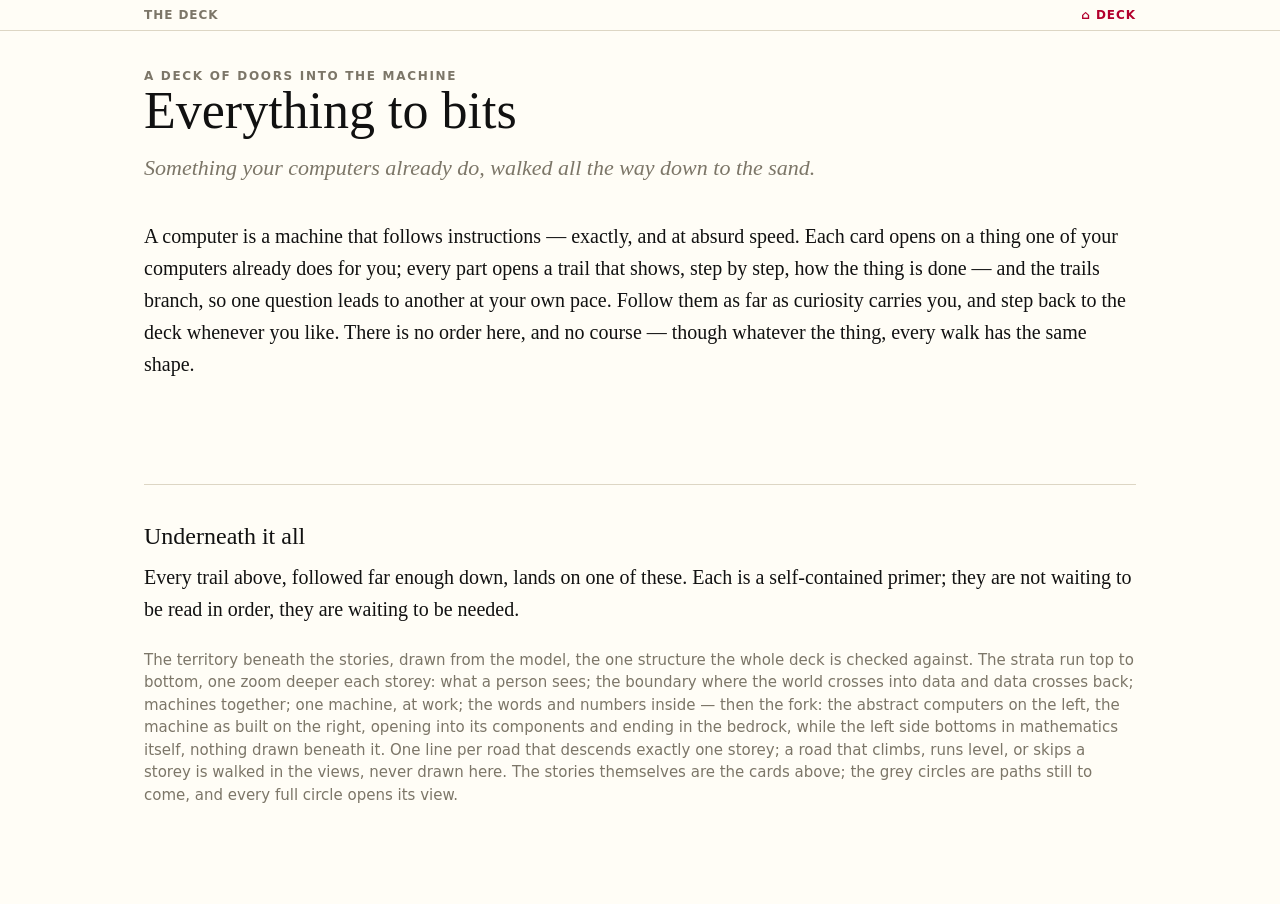
<file: src/template.html>
<!doctype html>
<html lang="en">
<head>
<meta charset="utf-8">
<meta name="viewport" content="width=device-width, initial-scale=1">
<title>Everything to bits</title>
<meta name="description" content="Pick a card — playing games, delivering food, watching movies — and tap the parts down to bits, gates, memory, programs, and the machine itself.">
<style>
:root{
  --ink:#111111;
  --paper:#fffdf6;
  --accent:#b3002d;
  --hair:#ddd6c4;
  --faint:#7c7668;
  --code-bg:#f5f2e8;
  --mono:ui-monospace,"SF Mono",Menlo,Consolas,"Liberation Mono",monospace;
  --sans:system-ui,-apple-system,"Segoe UI",sans-serif;
}
*{box-sizing:border-box}
body{
  margin:0;color:var(--ink);background:var(--paper);
  font:400 20px/1.6 Georgia,"Iowan Old Style","Times New Roman",serif;
  -webkit-font-smoothing:antialiased;
}
/* ---------- layout ---------- */
.wrap{max-width:1120px;margin:0 auto;padding:0 5vw}
h1{font-size:52px;line-height:1.08;font-weight:400;margin:0 0 .2em}
h2{font-size:33px;font-weight:400;line-height:1.15;margin:2.8em 0 .4em}
p{margin:0 0 1.2em}
ul{padding-left:1.35em}
li{margin:.35em 0}
a{color:var(--accent)}
hr{border:0;border-top:1px solid var(--hair);margin:3em 0}
/* ---------- margin notes (the Tufte nod) ---------- */
.sidenote{font-size:14.5px;line-height:1.5;color:#4c473c}
.sidenote .sn{
  display:inline-block;color:var(--accent);font:700 12px var(--sans);
  vertical-align:super;margin-right:4px;
}
sup.snref{color:var(--accent);font:700 11px var(--sans)}
@media (min-width:1200px){
  .sidenote{
    float:right;clear:right;width:250px;margin-right:-330px;margin-top:.15em;
  }
}
@media (max-width:1199px){
  .sidenote{
    display:block;margin:1.1em 0;padding:.55em .95em;
    border-left:2px solid var(--hair);background:var(--code-bg);border-radius:0 6px 6px 0;
  }
}
/* ---------- code ---------- */
pre{
  background:var(--code-bg);border:1px solid var(--hair);border-radius:8px;
  padding:14px 18px;overflow-x:auto;margin:1.2em 0;
  font:15px/1.55 var(--mono);
}
code{font-family:var(--mono);font-size:.8em;background:var(--code-bg);padding:.08em .35em;border-radius:4px}
pre code{background:none;padding:0}
#rec-code .hl{background:#f3d9dc;border-radius:3px;transition:background .25s}
#rec-code .hl.active{background:var(--accent);color:#fff}
/* ---------- figures & controls ---------- */
figure.demo{
  border:1px solid var(--hair);border-radius:8px;background:#ffffff;
  padding:20px 22px 16px;margin:2em 0;box-shadow:0 1px 4px rgba(60,50,20,.05);
}
figure.demo figcaption{
  font:400 14px/1.5 var(--sans);color:var(--faint);margin-top:14px;
  border-top:1px solid var(--hair);padding-top:10px;
}
.btn{
  font:600 13px var(--sans);letter-spacing:.02em;color:var(--ink);
  background:#fff;border:1px solid #9a927e;border-radius:999px;
  padding:6px 16px;cursor:pointer;margin:0 4px 6px 0;transition:all .12s;
}
.btn:hover{border-color:var(--ink)}
.btn:active{transform:translateY(1px)}
.chip{border-radius:999px}
.chip.active{background:var(--ink);color:var(--paper);border-color:var(--ink)}
.controls{margin:14px 0 2px}
/* ---------- the transport: play / step / stop ---------- */
.transport{display:inline-flex;margin:14px 0 2px}
#race-controls .transport{margin:0 0 6px 8px}
.tbtn{display:inline-flex;align-items:center;gap:7px;font:600 13px var(--sans);letter-spacing:.02em;color:var(--ink);background:#fff;border:1px solid #9a927e;padding:6px 16px;cursor:pointer;margin:0;transition:all .12s}
.transport .tbtn+.tbtn{margin-left:-1px}
.transport .tbtn:first-child{border-radius:999px 0 0 999px}
.transport .tbtn:last-child{border-radius:0 999px 999px 0}
.tbtn:hover{border-color:var(--ink)}
.tbtn:active{transform:translateY(1px)}
.tbtn.running{background:var(--ink);color:var(--paper);border-color:var(--ink)}
.tbtn .ti{display:inline-flex}
.tbtn svg{display:block;fill:currentColor}
.decodeline{
  font:13.5px/1.5 var(--mono);color:#4c473c;background:var(--code-bg);
  border-radius:6px;padding:9px 13px;margin-top:12px;min-height:2.4em;
}
/* ---------- gates ---------- */
svg text{font:12px var(--sans);fill:#4c473c}
.gbody{fill:#fff;stroke:var(--ink);stroke-width:2}
.garc{fill:none;stroke:var(--ink);stroke-width:2}
.gbubble{fill:#fff;stroke:var(--ink);stroke-width:2}
.w0{stroke:#b9b2a0;stroke-width:2.5}
.w1{stroke:var(--accent);stroke-width:3}
.pad{fill:#fff;stroke:#9a927e;stroke-width:1.5;cursor:pointer}
.pad:hover{stroke:var(--ink)}
.pad.on{fill:var(--accent);stroke:var(--accent)}
.pad text{fill:#4c473c}
.pad.on text{fill:#fff}
.lamp{fill:#fff;stroke:#b9b2a0;stroke-width:2}
.lamp.on{fill:var(--accent);stroke:var(--accent)}
table.tt{border-collapse:collapse;margin:8px 0 0;font:14px/1.4 var(--mono)}
table.tt th{font:600 11px var(--sans);letter-spacing:.06em;text-transform:uppercase;color:var(--faint);padding:4px 12px;border-bottom:1px solid var(--hair)}
table.tt td{padding:4px 12px;text-align:center;border-bottom:1px solid #efe9da}
table.tt tr.cur td{background:#f3d9dc}
table.tt td.hot{color:var(--accent);font-weight:700}
.mini-tbls{display:flex;flex-wrap:wrap;gap:26px}
.mini-tbls h4{font:600 13px var(--mono);margin:0 0 2px;color:#4c473c}
/* ---------- binary widget ---------- */
.bin-row{display:flex;gap:10px;align-items:flex-start;flex-wrap:wrap}
.bin-out{font-size:42px;line-height:1;margin:14px 4px 2px}
.bin-exp{font:14px var(--mono);color:var(--faint)}
.bitcell{
  width:46px;height:46px;border:1px solid #9a927e;border-radius:8px;background:#fff;
  display:flex;align-items:center;justify-content:center;cursor:pointer;
  font:700 18px var(--mono);padding:0;transition:all .12s;
}
.bitcell:hover{border-color:var(--ink)}
.bitcell.on{background:var(--accent);border-color:var(--accent);color:#fff}
.bitlabel{font:600 11px var(--sans);color:var(--faint);text-align:center;margin-top:3px}
/* ---------- adder ---------- */
.adder{display:grid;grid-template-columns:repeat(4,58px 32px) 60px;gap:6px 0;justify-content:center;align-items:center;margin-top:6px}
.adder .place{font:600 11px var(--sans);color:var(--faint);text-align:center;align-self:end;padding-bottom:2px}
.adder .blank{}
.adder .rowtag{font:600 13px var(--mono);color:var(--faint);text-align:center;padding-left:6px}
.fa-box{
  border:1px solid var(--ink);border-radius:8px;text-align:center;padding:4px 0 6px;background:#fff;
}
.fa-box .fa-name{font:600 9px var(--sans);letter-spacing:.1em;color:var(--faint)}
.fa-box .fa-sum{font:700 22px var(--mono);line-height:1.1}
.fa-box .fa-tiny{font:11px var(--mono);color:#4c473c}
.carry-chip{
  width:24px;height:24px;border-radius:50%;margin:0 auto;
  display:flex;align-items:center;justify-content:center;
  font:700 12px var(--mono);border:1px solid #b9b2a0;background:#fff;color:#b9b2a0;
}
.carry-chip.one{background:var(--accent);border-color:var(--accent);color:#fff}
#adder-eq{font:15px var(--mono);text-align:center;margin-top:16px;color:#4c473c}
/* ---------- latch ---------- */
#latch-note{font:14px var(--mono);color:#4c473c;margin-top:10px;min-height:1.5em}
/* ---------- turing machine ---------- */
.tape{display:flex;gap:4px;justify-content:center;flex-wrap:wrap;margin-top:26px}
.tcell{
  width:38px;height:44px;border:1px solid #9a927e;border-radius:6px;background:#fff;
  display:flex;align-items:center;justify-content:center;font:700 20px var(--mono);position:relative;
}
.tcell.blank{color:#b9b2a0}
.tcell.current{border:2px solid var(--accent);box-shadow:0 0 0 3px rgba(179,0,45,.12)}
.tcell.current::before{content:"▼";position:absolute;top:-20px;left:11px;color:var(--accent);font-size:13px}
.tm-state{
  display:inline-block;font:700 13px var(--mono);border:1px solid var(--ink);border-radius:6px;
  padding:3px 10px;background:#fff;margin-right:10px;
}
.tm-state.halted{background:var(--accent);color:#fff;border-color:var(--accent)}
table.rules{border-collapse:collapse;font:13px/1.4 var(--mono);margin-top:12px}
table.rules th{font:600 10px var(--sans);letter-spacing:.08em;text-transform:uppercase;color:var(--faint);padding:4px 10px;border-bottom:1px solid var(--hair)}
table.rules td{padding:4px 10px;text-align:center;border-bottom:1px solid #efe9da}
table.rules tr.cur td{background:#f3d9dc}
/* ---------- cpu ---------- */
.cpu-grid{display:grid;grid-template-columns:1fr;gap:14px}
@media (min-width:760px){.cpu-grid{grid-template-columns:1.25fr 1fr}}
.cpu-grid > div{overflow-x:auto}
table.listing{border-collapse:collapse;font:13.5px/1.5 var(--mono);width:100%}
table.listing th{font:600 10px var(--sans);letter-spacing:.08em;text-transform:uppercase;color:var(--faint);padding:4px 8px;border-bottom:1px solid var(--hair);text-align:left}
table.listing td{padding:4px 8px;border-bottom:1px solid #efe9da;white-space:nowrap}
table.listing tr.cur td{background:#f3d9dc}
table.listing td.num{text-align:right;font-weight:700}
table.listing td.cmt{color:var(--faint);font-size:12px}
table.listing td.data, table.listing span.data{color:#1c6e3c}
.regs{display:flex;gap:10px;flex-wrap:wrap;margin:8px 0}
.reg{border:1px solid var(--hair);border-radius:8px;padding:6px 14px;background:#fff}
.reg .rn{font:600 10px var(--sans);letter-spacing:.08em;color:var(--faint);text-transform:uppercase}
.reg .rv{font:700 22px var(--mono);line-height:1.1}
.outbox{display:flex;gap:6px;flex-wrap:wrap;margin-top:6px;min-height:34px;align-items:center}
.outchip{border:1px solid var(--accent);color:var(--accent);border-radius:6px;font:700 16px var(--mono);padding:2px 10px}
.outlabel{font:600 10px var(--sans);letter-spacing:.08em;color:var(--faint);text-transform:uppercase;margin-right:4px}
/* ---------- recursion ---------- */
.rec-grid{display:grid;grid-template-columns:1fr;gap:16px}
@media (min-width:820px){.rec-grid{grid-template-columns:1fr 1fr}}
.rec-stack-label{font:600 10px var(--sans);letter-spacing:.08em;color:var(--faint);text-transform:uppercase;margin-bottom:6px}
.rec-stack{display:flex;flex-direction:column;gap:6px;min-height:280px;justify-content:flex-start}
.frame{
  border:1px solid var(--ink);border-radius:8px;background:#fff;padding:7px 13px;
  display:flex;justify-content:space-between;gap:12px;font:14px var(--mono);
}
.frame .fn{font-weight:700}
.frame .fw{color:var(--faint);font-size:12.5px}
.frame.bedrock{border-style:dashed;border-color:var(--accent)}
.frame.new{animation:pop .25s ease-out}
@keyframes pop{from{transform:translateY(-8px);opacity:0}to{transform:none;opacity:1}}
.ribbon{display:flex;gap:6px;flex-wrap:wrap;margin-top:12px;min-height:34px;align-items:center}
.valchip{border:1px solid #1c6e3c;color:#1c6e3c;border-radius:6px;font:700 15px var(--mono);padding:2px 10px}
/* ---------- views: deck, systems, primers ---------- */
.hidden{display:none}
.view.primer,.view.system{max-width:680px;margin:0 auto}
#topbar{
  position:sticky;top:0;z-index:40;background:rgba(255,253,246,.94);
  border-bottom:1px solid var(--hair);backdrop-filter:blur(4px);
}
#topbar .inner{
  max-width:1120px;margin:0 auto;padding:9px 5vw;display:flex;align-items:center;gap:16px;
  font:600 12px/1 var(--sans);letter-spacing:.08em;text-transform:uppercase;
}
#back-btn{font:600 12px var(--sans);letter-spacing:.06em;text-transform:uppercase;color:var(--ink);background:#fff;border:1px solid #9a927e;border-radius:999px;padding:7px 14px;cursor:pointer}
#back-btn:hover{border-color:var(--ink)}
#crumb{flex:1;color:var(--faint);white-space:nowrap;overflow:hidden;text-overflow:ellipsis}
#home-link{color:var(--accent);text-decoration:none;cursor:pointer}
#home-link:hover{color:var(--ink)}
/* ---------- the deck ---------- */
header .overline{font:600 12px var(--sans);letter-spacing:.14em;text-transform:uppercase;color:var(--faint);margin:3.2em 0 0}
.subtitle{font-size:22px;font-style:italic;color:var(--faint);margin:0 0 1.6em}
.deck{display:grid;grid-template-columns:1fr;gap:16px;margin:2em 0 0}
@media (min-width:760px){.deck{grid-template-columns:repeat(3,1fr)}}
.card{
  display:block;text-align:left;border:1px solid #9a927e;border-radius:12px;background:#fff;
  padding:24px 22px 20px;cursor:pointer;font:inherit;color:inherit;
  transition:border-color .12s, box-shadow .12s;
}
.card:hover{border-color:var(--ink);box-shadow:0 3px 14px rgba(60,50,20,.12)}
.card:active{transform:translateY(1px)}
.card .c-ic{display:block;color:var(--accent);margin-bottom:14px}
.card .c-name{font:700 13px var(--sans);letter-spacing:.14em;text-transform:uppercase;color:var(--accent)}
.card .c-q{display:block;font:400 20px/1.35 Georgia,serif;margin-top:8px}
.card .c-hint{display:block;font:600 11px var(--sans);letter-spacing:.08em;text-transform:uppercase;color:var(--faint);margin-top:16px}
/* ---------- the fundamentals ---------- */
.fund{margin-top:3.2em;border-top:1px solid var(--hair);padding-top:1.6em}
.fund h3{font-size:24px;font-weight:400;margin:0 0 .2em}
/* the map's own styles live in fund.css, inlined here by the build
   (the same module source the isolated map build loads) */
/*__FUND_CSS__*/
/* ---------- the systems: a spine of parts ---------- */
.system h2,.explainer h2{margin-top:1.4em}
.sys-how{font:15px/1.5 var(--sans);color:var(--faint)}
.spine{position:relative;margin:1.8em 0;max-width:600px}
.spine::before{content:"";position:absolute;left:27px;top:31px;bottom:31px;border-left:2px solid var(--hair)}
.spart{position:relative;margin:0 0 8px}
.sp-head{display:flex;align-items:center;gap:15px;width:100%;text-align:left;background:none;border:0;padding:4px 0;cursor:pointer;font:inherit;color:inherit}
.sp-ic{flex:0 0 54px;height:54px;border-radius:50%;background:#fff;border:1px solid #9a927e;display:flex;align-items:center;justify-content:center;color:var(--ink);position:relative;z-index:1;transition:border-color .12s}
.sp-head:hover .sp-ic{border-color:var(--ink)}
.sp-txt{min-width:0}
.sp-name{display:block;font:700 14px var(--sans);letter-spacing:.03em;color:var(--ink)}
.sp-line{display:block;font:400 13.5px/1.4 var(--sans);color:var(--faint);margin-top:2px}
.sp-tw{margin-left:auto;color:var(--faint);font:13px var(--sans);transition:transform .15s}
.spart.open .sp-tw{transform:rotate(180deg)}
.rung{display:inline-block;font:700 9.5px var(--sans);letter-spacing:.15em;text-transform:uppercase;color:#a29370;border:1px solid var(--hair);border-radius:999px;padding:2px 8px;margin:0 8px 4px 0;vertical-align:1px}
h2 .rung{margin-right:10px}
.sp-body{display:none;margin:2px 0 8px 69px;padding-bottom:6px}
.spart.open .sp-body{display:block}
.sp-body p{font-size:16px;line-height:1.55;margin:0 0 .8em}
.doors{display:flex;flex-wrap:wrap;gap:4px 18px;margin:14px 0 2px}
/* the door component's styles live in fund.css with the map, its
   other home — inlined above by the build */
.sys-bottom{margin:1.8em 0 0;padding:16px 20px;border:1px dashed #b9b2a0;border-radius:10px;max-width:600px}
.sys-bottom p{font-size:16px;line-height:1.55;margin:0 0 .9em}
@media(max-width:600px){
  h1{font-size:38px}h2{font-size:27px}.subtitle{font-size:19px}
  .card .c-q{font-size:18px}
}
/* ---------- two rivers ---------- */
blockquote.koan{
  margin:1.6em 0;padding:.4em 0 .4em 1.2em;border-left:3px solid var(--accent);
  font-style:italic;font-size:19px;color:#4c473c;
}
blockquote.koan .src{display:block;margin-top:.6em;font:400 13px var(--sans);font-style:normal;color:var(--faint)}
table.mirror{border-collapse:collapse;width:100%;margin:1.2em 0;font-size:15.5px}
table.mirror th{font:600 10px var(--sans);letter-spacing:.08em;text-transform:uppercase;color:var(--faint);padding:5px 10px;border-bottom:1px solid var(--hair);text-align:left}
table.mirror td{padding:8px 10px;border-bottom:1px solid #efe9da;vertical-align:top;line-height:1.5}
table.mirror td.l, table.mirror td.f{font:13.5px var(--mono)}
table.mirror td.s{font-style:italic;color:#4c473c}
.forth-grid{display:grid;grid-template-columns:1fr;gap:14px}
@media (min-width:760px){.forth-grid{grid-template-columns:180px 1fr}}
.forth-stack{display:flex;flex-direction:column;gap:4px;min-height:150px;border:1px dashed #b9b2a0;border-radius:8px;padding:8px;align-items:center}
.fchip{border:1px solid var(--ink);border-radius:6px;font:700 15px var(--mono);padding:2px 14px;background:#fff}
/* the FORTH keypad: calculator-shaped, dictionary on top */
.fwords{display:flex;flex-wrap:wrap;gap:6px;margin:14px 0 0}
.fwords .btn{margin:0}
.fkeys{display:grid;grid-template-columns:repeat(4,minmax(58px,68px));gap:6px;margin-top:10px}
.fkeys .btn{margin:0;padding:6px 4px;height:46px;font-size:15px}
.fkeys .btn.op{color:var(--accent);border-color:#c98b97}
.fkeys .btn.eq{background:var(--accent);border-color:var(--accent);color:#fffdf6}
.fkeys .btn.zero{grid-column:span 2}
.dict-line{font:13px var(--mono);background:var(--code-bg);padding:6px 10px;border-radius:6px;margin-top:10px}
.cons{display:flex;flex-wrap:wrap;gap:0;align-items:center;margin-top:10px;min-height:56px}
.ccell{display:flex;border:1px solid var(--ink);border-radius:6px;overflow:hidden;background:#fff}
.ccell .car{padding:7px 13px;min-width:88px;text-align:center;font:600 15px var(--mono)}
.ccell .cdr{padding:7px 11px;border-left:1px solid var(--ink);color:#b9b2a0;font:15px var(--mono)}
.carrow{font:17px var(--mono);color:var(--faint);padding:0 7px}
.cnil{font:15px var(--mono);color:var(--faint);padding:7px 2px}
/* ---------- relations (the third way) ---------- */
.qlabel{font:600 10px var(--sans);letter-spacing:.08em;text-transform:uppercase;color:var(--faint);margin-right:10px}
.pl-board{border:1px solid var(--hair);border-radius:10px;background:#fff;overflow:hidden;margin:14px 0 0}
.pl-zone{padding:13px 18px 11px}
.pl-zone+.pl-zone{border-top:1px solid var(--hair)}
.pl-zlabel{font:600 10px var(--sans);letter-spacing:.08em;text-transform:uppercase;color:var(--faint);margin-bottom:7px}
.pl-kb{font:13px/1.9 var(--mono);color:#4c473c;overflow-x:auto}
.pl-kb .kb-cols{columns:2 170px}
.pl-kb div{padding:0 8px;border-radius:5px;white-space:nowrap}
.pl-kb div.cur{background:#f3d9dc}
.pl-kb .kbhead{font:600 10px var(--sans);letter-spacing:.08em;text-transform:uppercase;color:var(--faint);margin:5px 0 2px;padding-left:0}
.pl-trail{background:var(--code-bg);border-radius:8px;padding:10px 12px;min-height:170px;max-height:250px;overflow-y:auto;font:12.5px/1.8 var(--mono);color:#4c473c}
.pl-trail .ln{white-space:normal;overflow-wrap:break-word}
.pl-trail .ln.ok{color:#1c6e3c}
.pl-trail .ln.ok .as{color:var(--faint)}
.pl-trail .ln.no{color:#b9b2a0}
.pl-trail .ln.back{color:var(--faint);font-style:italic}
.pl-trail .ln.sol{color:var(--accent);font-weight:700}
.pl-trail .ln.end{color:#4c473c;font-weight:600}
.pl-trail .hint{font-style:italic;color:var(--faint)}
.pl-answers{display:flex;gap:8px;flex-wrap:wrap;align-items:center;min-height:46px}
.pl-answers .ans{border:1px solid var(--accent);color:var(--accent);border-radius:6px;font:700 15px var(--mono);padding:3px 12px}
.pl-answers .pl-none{font:12.5px var(--mono);color:var(--faint);font-style:italic}
.pl-answers .pl-count{font:600 12px var(--sans);color:var(--faint);margin-left:auto}
.pl-runbar{display:flex;align-items:center;gap:16px;flex-wrap:wrap;margin:12px 0 2px}
.pl-runbar .transport{margin:0}
.pl-status{flex:1 1 240px;font:13px/1.5 var(--mono);color:#4c473c;min-height:1.4em}
#pl-queries .btn.active{background:var(--ink);color:var(--paper);border-color:var(--ink)}
/* ---------- time (concurrency) ---------- */
.race-grid{display:grid;grid-template-columns:1fr;gap:14px}
@media (min-width:760px){.race-grid{grid-template-columns:1fr 1.15fr 1fr}}
.race-col,.race-mid{border:1px solid var(--hair);border-radius:8px;padding:10px 14px;background:#fff;min-height:150px}
.rc-label{font:600 10px var(--sans);letter-spacing:.08em;text-transform:uppercase;color:var(--faint);margin-bottom:6px}
.race-prog{font:13px/1.9 var(--mono);color:#4c473c}
.race-prog div{padding:0 8px;border-radius:5px;white-space:nowrap}
.race-prog div.cur{background:#f3d9dc}
.race-prog div.did{color:#1c6e3c}
.regrow{display:flex;gap:10px;align-items:center;margin-top:10px;flex-wrap:wrap}
.regrow .rl{font:600 10px var(--sans);letter-spacing:.08em;text-transform:uppercase;color:var(--faint)}
.race-cell{font:700 46px/1.1 var(--mono);color:#4c473c;text-align:center;margin-top:18px}
.pipe{display:flex;gap:6px;min-height:44px;align-items:center;justify-content:center;flex-wrap:wrap;border:1px dashed #b9b2a0;border-radius:8px;padding:6px}
.pipe .msg{border:1px solid var(--accent);color:var(--accent);border-radius:6px;font:700 14px var(--mono);padding:2px 10px}
.pipe .pipe-empty{font:12.5px var(--mono);color:var(--faint);font-style:italic}
.ownerbox{border:1px solid var(--ink);border-radius:8px;padding:10px 14px;margin-top:12px}
.ownerbox .race-cell{margin-top:10px}
#race-controls .btn[disabled]{opacity:.4;cursor:default}
/* ---------- tower ---------- */
.tower-svg{width:100%;height:auto;max-width:680px;display:block;margin:1.5em auto}
/* ---------- colophon ---------- */
.colophon{font-size:15px;color:#4c473c;font-style:italic;border-top:1px solid var(--hair);margin-top:4em;padding-top:1em}
footer{padding-bottom:80px}
</style>
</head>
<body>
<nav id="topbar"><div class="inner">
  <button id="back-btn" class="hidden">← back</button>
  <span id="crumb">the deck</span>
  <a id="home-link" role="button" tabindex="0">⌂ deck</a>
</div></nav>

<div class="wrap">

<section class="view" id="deck" data-title="the deck">
<header>
  <p class="overline">A deck of doors into the machine</p>
  <h1>Everything to bits</h1>
  <p class="subtitle">Something your computers already do, walked all the way down to the sand.</p>
  <p>A computer is a machine that follows instructions — exactly, and at absurd speed. Each card opens on a thing one of your computers already does for you; every part opens a trail that shows, step by step, how the thing is done — and the trails branch, so one question leads to another at your own pace. Follow them as far as curiosity carries you, and step back to the deck whenever you like. There is no order here, and no course — though whatever the thing, every walk has the same shape.</p>
</header>

<div class="deck" id="deck-cards"></div>

<section class="fund">
  <h3>Underneath it all</h3>
  <p>Every trail above, followed far enough down, lands on one of these. Each is a self-contained primer; they are not waiting to be read in order, they are waiting to be needed.</p>
  <p class="sys-how">The territory beneath the stories, drawn from the model, the one structure the whole deck is checked against. The strata run top to bottom, one zoom deeper each storey: what a person sees; the boundary where the world crosses into data and data crosses back; machines together; one machine, at work; the words and numbers inside — then the fork: the abstract computers on the left, the machine as built on the right, opening into its components and ending in the bedrock, while the left side bottoms in mathematics itself, nothing drawn beneath it. One line per road that descends exactly one storey; a road that climbs, runs level, or skips a storey is walked in the views, never drawn here. The stories themselves are the cards above; the grey circles are paths still to come, and every full circle opens its view.</p>
  <div class="dag" id="fund-dag"></div>
</section>
</section>

<section class="view hidden system" id="games" data-title="playing games">
  <h2>Playing games</h2>
  <p>You press a button, and the world on the screen answers — sixty times a second, wherever you steer it. Nothing about that is magic, and every part of the trail has a name. This is the walk, from your thumb to the screen.</p>
  <p class="sys-how">Tap a part to open it; tap it again to close. Every explanation stands alone, and the row of round icons at the end of an open part are doors into the next trail down. The small label on each part names its rung of the ladder; the ladder, rung by rung, is the whole climb.</p>
  <div class="spine" id="games-parts"></div>
</section>

<section class="view hidden system" id="food" data-title="delivering food">
  <h2>Delivering food</h2>
  <p>A few taps on a phone, and half an hour later a meal arrives at the door. A surprising amount of computing lives in between those two moments. This is the trail, from your finger to the doorbell.</p>
  <p class="sys-how">Tap a part to open it; tap it again to close. Every explanation stands alone, and the row of round icons at the end of an open part are doors into the next trail down. The small label on each part names its rung of the ladder; the ladder, rung by rung, is the whole climb.</p>
  <div class="spine" id="food-parts"></div>
</section>

<section class="view hidden system" id="movies" data-title="watching movies">
  <h2>Watching movies</h2>
  <p>The film is not inside your television. It arrives continuously, as numbers, and the television paints it — sixty times a second, wherever you sit. This is the trail, from the studio to your living room.</p>
  <p class="sys-how">Tap a part to open it; tap it again to close. Every explanation stands alone, and the row of round icons at the end of an open part are doors into the next trail down. The small label on each part names its rung of the ladder; the ladder, rung by rung, is the whole climb.</p>
  <div class="spine" id="movies-parts"></div>
</section>

<section class="view hidden system" id="weather" data-title="forecasting the weather">
  <h2>Forecasting the weather</h2>
  <p>You ask your phone about tomorrow, and a little sun answers. That sun was computed, hours before, from millions of measurements of the air and a warehouse-sized machine walking arithmetic. This is the trail, from the whole sky to the icon in your pocket.</p>
  <p class="sys-how">Tap a part to open it; tap it again to close. Every explanation stands alone, and the row of round icons at the end of an open part are doors into the next trail down. The small label on each part names its rung of the ladder; the ladder, rung by rung, is the whole climb.</p>
  <div class="spine" id="weather-parts"></div>
</section>

<section class="view hidden system" id="gps" data-title="finding where you are">
  <h2>Finding where you are</h2>
  <p>You ask your phone where it is, and a blue dot answers on a map. The dot is computed, from whispers sent down by machines falling around the Earth, and it is arithmetic all the way. This is the trail, from the sky to the dot.</p>
  <p class="sys-how">Tap a part to open it; tap it again to close. Every explanation stands alone, and the row of round icons at the end of an open part are doors into the next trail down. The small label on each part names its rung of the ladder; the ladder, rung by rung, is the whole climb.</p>
  <div class="spine" id="gps-parts"></div>
</section>

<section class="view hidden system" id="launches" data-title="getting to orbit">
  <h2>Getting to orbit</h2>
  <p>A rocket is lit, and minutes later a sealed machine is falling around the Earth, staying up by never landing. The launch is the bridge between the two, and it is the whole deck in one afternoon: senses, lists, arithmetic, fire, and forks that can say no. This is the trail, from the pad to the fall.</p>
  <p class="sys-how">Tap a part to open it; tap it again to close. Every explanation stands alone, and the row of round icons at the end of an open part are doors into the next trail down. The small label on each part names its rung of the ladder; the ladder, rung by rung, is the whole climb.</p>
  <div class="spine" id="launches-parts"></div>
</section>

<section class="view hidden system" id="chat" data-title="talking to a machine">
  <h2>Talking to a machine</h2>
  <p>You ask it a question, and it answers in sentences — with no one, anywhere, having written the answer. Nothing about that is magic, and every part of the trail has a name. This is the walk, from your words to the arithmetic underneath.</p>
  <p class="sys-how">Tap a part to open it; tap it again to close. Every explanation stands alone, and the row of round icons at the end of an open part are doors into the next trail down. The small label on each part names its rung of the ladder; the ladder, rung by rung, is the whole climb.</p>
  <div class="spine" id="chat-parts"></div>
</section>

<!-- ================================================================ bits -->
<section class="view hidden primer" id="bits" data-title="the bit">
<h2>The Bit</h2>

<p>A computer is a machine of two states. A voltage is high or it is low. A switch is closed or it is open. A magnet points north or it points south. The two states are written <strong>0</strong> and <strong>1</strong>, and each such digit is called a <em>bit</em>. That is the entire alphabet. Everything else, numbers, music, this sentence, is arrangement. The machines you own — the phone, the console, the television — are built of nothing else.</p>

<p>Below, five switches. Click them and count.</p>

<figure class="demo">
  <div class="bin-row" id="bin-row"></div>
  <div style="display:flex;gap:22px;flex-wrap:wrap;align-items:flex-end">
    <div>
      <div class="bin-out" id="bin-out">0</div>
      <div class="bin-exp" id="bin-exp"></div>
    </div>
    <div class="bin-exp" style="max-width:300px">each switch is worth twice its neighbour, because the first thing a second bit buys you is <em>another copy of everything you already had</em></div>
  </div>
  <figcaption>Fig. 1 — Five bits. With n bits you can name 2ⁿ different things; five get you 32. A modern machine does the same with a few billion.</figcaption>
</figure>

<p>The places are worth 1, 2, 4, 8, 16, each twice the one to its right. The numeral <code>10101</code> is not a mystical string; it is 16&nbsp;+&nbsp;4&nbsp;+&nbsp;1&nbsp;=&nbsp;21 written in the only alphabet the machine has.<sup class="snref">1</sup></p>
<span class="sidenote"><span class="sn">1</span>Binary numerals are older than computers by a comfortable margin: Leibniz worked the arithmetic out in 1679 and admired how neatly it expressed creation — everything out of nothing, one sufficing.</span>

<p>One bit says little. Two bits can be related: both are 1, at least one is 1, they disagree. A device that answers such questions about its inputs is a <em>logic gate</em>, and it has a primer of its own.</p>

</section>

<!-- ================================================================ gates -->
<section class="view hidden primer" id="gates" data-title="gates">
<h2>Gates: the whole vocabulary</h2>

<p>A gate is a few pieces of carefully poisoned sand, a transistor or four, that answers one question about its input bits. Six kinds are worth knowing. The wire below turns red when it carries a 1; the pads take clicks, and so do the buttons.</p>

<figure class="demo">
  <div class="controls" id="gate-chips"></div>
  <div id="gate-svg"></div>
  <div class="controls" id="gate-inputs"></div>
  <table class="tt" id="gate-table"></table>
  <figcaption>Fig. 2 — The gate playground. Six gates, one picture, one truth table: the complete behavioural vocabulary of Boolean logic. Everything else in this page is made of these.</figcaption>
</figure>

<p><strong>XOR</strong> answers <em>exactly one of you?</em> — addition with the carrying withheld, 1&nbsp;+&nbsp;1 leaves 0 and a debt. <strong>NAND</strong>, <em>not both</em>, is the gate physics likes best; it goes to work in the adder primer.<sup class="snref">2</sup></p>
<span class="sidenote"><span class="sn">2</span>De Morgan’s laws are the working hand’s pocket knife: invert and swap AND↔OR — <code>not (a and b)</code> is <code>(not a) or (not b)</code>. This is why one gate can impersonate all the others, and why you only ever need to stock one part in the parts bin.</span>

<p>Real gates are not instant. Signals take picoseconds to cross, and the sand runs warm. The latch, the clock, the ripple of the adder further on: all of it engineering <em>with</em> that sloppiness rather than against it. From here on, though, ideal gates — honest, immediate, tireless.</p>

</section>

<!-- ================================================================ adders -->
<section class="view hidden primer" id="adders" data-title="arithmetic">
<h2>One gate to rule them all — and then, arithmetic</h2>

<p>The gate primer’s toolbox is overstocked: one gate is enough. NAND alone can impersonate all the others. Tie its two inputs together and it becomes NOT. Feed a NAND’s output to both inputs of a second NAND and you get AND. By De Morgan’s rules, three NANDs make an OR. The tables below are computed live by the same gate definitions that draw Fig.&nbsp;2:</p>

<figure class="demo">
  <div class="mini-tbls" id="nand-tbls"></div>
  <figcaption>Fig. 3 — Three impostures. Each table on the right is produced by the recipe above it, using nothing but NAND. In real chips NAND is also the cheapest gate to etch — four transistors — which is why it became the brick of the digital world.</figcaption>
</figure>

<p>Now arithmetic. Add two bits <code>a</code> and <code>b</code>: the answer’s ones-column is <code>XOR(a,b)</code>, and the carry is <code>AND(a,b)</code>. That two-gate gadget is called a <em>half adder</em> — half, because it can only add two bits; it has no place to receive the carry arriving from the next-lower column. The <em>full adder</em> repairs the omission: it adds three one-bit numbers at a time (<code>a</code>, <code>b</code>, and the incoming carry), which takes two half adders glued together by an OR gate.</p>

<p>Chain four full adders, feeding each carry into the next, and you can add any two numbers from 0 to 15. The carry <em>ripples</em> from the 1s column to the 8s, exactly like the little 1s you carry when adding by hand:</p>

<figure class="demo">
  <div class="adder" id="adder"></div>
  <div id="adder-eq"></div>
  <figcaption>Fig. 4 — A 4-bit ripple-carry adder. Click the A and B bits. Each box adds three one-bit numbers (a, b, and the carry arriving from the left) and produces a sum bit plus a carry. The round chips between boxes are the carries, flowing toward the more significant side. The exit chip on the far right is the fifth bit of the answer; it lights up when 15 + 15 = 30 outgrows four bits.</figcaption>
</figure>

<p>Somewhere inside the processor in front of you, a wider and faster cousin of this pattern is adding numbers billions of times a second. Arithmetic did not grow more mysterious as it grew real; it grew more <em>parallel</em>.</p>

</section>

<!-- ================================================================ memory -->
<section class="view hidden primer" id="memory" data-title="memory">
<h2>A loop of wire that remembers</h2>

<p>Everything so far has a flaw: it is <em>stateless</em>. Change the inputs and the output follows; nothing persists. A machine that holds no state cannot count, cannot iterate, has no before and no after. The remedy is a loop: <strong>feed a gate’s output back into its own input</strong>, and time enters the circuit.</p>

<p>Cross-couple two NOR gates, each watching the other’s output, and you have the <em>SR latch</em>:</p>

<figure class="demo">
  <div id="latch-holder"></div>
  <div class="controls">
    <button class="btn" id="latch-s"></button>
    <button class="btn" id="latch-r"></button>
  </div>
  <div id="latch-note"></div>
  <figcaption>Fig. 5 — The SR latch, the atom of memory. <strong>S</strong>et the latch: pulse S to 1 and Q lights up. <strong>R</strong>eset: pulse R. Now do <em>nothing</em>: with S = R = 0 the gates endlessly re-confirm each other’s story, and Q holds its value forever — a single bit of memory made of eight hunks of sand, arguing in a closed loop. (Pushing both at once drives both outputs to 0, the forbidden state; release order decides who wins.)</figcaption>
</figure>

<p>While S and R are both 0, ask the latch “why is Q 1?” and it answers: “because Q̄ is 0. Why is Q̄ 0? Because Q is 1.” The state is a loop of mutual justification — a tiny strange loop.<sup class="snref">3</sup> Add a gate in front to decide <em>when</em> the latch may listen, and a <em>clock</em> — a steady pulse, billions of beats per second — to do the deciding, and you have a flip-flop: memory that changes only on the beat. Put 64 of them side by side and you have a register. This is all “memory” ever was: loops with a doorman.</p>
<span class="sidenote"><span class="sn">3</span>Douglas Hofstadter would want the phrase back: <em>Strange Loops</em> is his, and the latch is the smallest hardware instance of the phenomenon — a system whose output, chased far enough, circles back to become its own premise.</span>

<p>Gates compute and latches remember. What is missing is <em>purpose</em> — a machine that carries out a plan — and the Turing primer holds the plan in its purest form.</p>

</section>

<!-- ================================================================ turing -->
<section class="view hidden primer" id="turing" data-title="the Turing machine">
<h2>The Turing machine: purpose, distilled</h2>

<p>In 1936, before any electronic computer existed, Alan Turing asked what “mechanical procedure” could possibly mean, and distilled it to almost nothing:<sup class="snref">4</sup></p>
<span class="sidenote"><span class="sn">4</span>The same paper introduces the halting problem: some programs run forever, and <em>no algorithm at all</em> can examine a program and reliably tell you which kind it is. The impossibility proofs of computing descend from this one.</span>

<ul>
  <li>an endless <strong>tape</strong> of cells, each holding one symbol;</li>
  <li>a <strong>head</strong> that reads and writes one cell at a time, and moves left or right;</li>
  <li>a finite <strong>state</strong> of mind, and a fixed table of rules: <em>“if I am in state q and I see symbol s, write t, move, and switch to state q′.”</em></li>
</ul>

<p>That is the entire machine. No numbers, no arithmetic, no addresses. Given tape and time it computes anything any computer can compute — <em>anything at all</em>: a phone and a supercomputer are, in Turing’s sense, the same object.</p>

<p>Here is a Turing machine that adds one to a binary number. Its plan: sweep right to the end of the digits, then walk back flipping trailing 1s to 0s until the first 0, which becomes 1. Say the answer aloud before running it — <code>1011</code> becomes what? — then press play, or step slowly and read one lit rule at a time:</p>

<figure class="demo">
  <div class="transport" id="tm-transport"></div>
  <div style="margin-top:12px"><span class="tm-state" id="tm-state">scan</span><span style="font:14px var(--mono);color:var(--faint)" id="tm-note"></span></div>
  <div class="tape" id="tm-tape"></div>
  <table class="rules" id="tm-rules"></table>
  <figcaption>Fig. 6 — Binary increment: <code>1011</code> (eleven) becomes <code>1100</code> (twelve). The highlighted row of the rule table is the machine’s current thought; the ▼ marks the head. State <code>scan</code> runs right until the first blank (<code>_</code>), then state <code>carry</code> does the binary carrying you did by hand in the bit primer — flip 1s until you meet a 0. Six rules, and it will add one to a number a million digits long.</figcaption>
</figure>

<p>The program is that table, six lines. And the table is <em>data</em>: a rule and a number on the tape are the same kind of thing, and one machine can read a table and obey it. That observation, in the machine primer, is the computer.</p>

</section>

<!-- ================================================================ cpu -->
<section class="view hidden primer" id="cpu" data-title="a real machine">
<h2>A real machine: the von Neumann computer</h2>

<p>Turing gave the concept; von Neumann’s 1945 architecture gives the shape every processor still wears. The idea is nearly a joke: take the Turing machine and <em>fix the tape in place</em> — call it <strong>memory</strong>, a row of numbered cells holding numbers — and hard-wire the rule-following into a circuit called the <strong>processor</strong>. Two registers are exposed to the programmer: a <strong>program counter</strong> (PC) holding the address of the next cell to obey, and an <strong>accumulator</strong> (ACC) to compute in. A third, the <strong>instruction register</strong> (IR), is the machine’s hand: it holds the number most recently fetched while the decoding gates stare at it.</p>

<p>The processor knows one dance, the <em>fetch–decode–execute cycle</em>:</p>

<pre><code>repeat forever:
  fetch    IR ← memory[PC]        <span style="color:#7c7668">-- copy the next cell into the instruction register</span>
  decode   "what does this number mean?"  <span style="color:#7c7668">-- 1xx = load, 2xx = add, …</span>
  execute  do it                   <span style="color:#7c7668">-- and usually PC ← PC + 1</span></code></pre>

<p>The radical part: the cell holding <code>108</code> is an instruction <em>only because PC pointed at it</em>. The very same memory holds the data. Code is numbers. Below, a complete little computer with ten cells of memory and eight instructions; it counts down from five, printing each value. Step it slowly:</p>

<figure class="demo">
  <div class="transport" id="cpu-transport"></div>
  <div class="cpu-grid">
    <div><table class="listing" id="cpu-table"></table></div>
    <div>
      <div class="regs">
        <div class="reg"><div class="rn">PC</div><div class="rv" id="cpu-pc">0</div></div>
        <div class="reg"><div class="rn">IR</div><div class="rv" id="cpu-ir">—</div></div>
        <div class="reg"><div class="rn">ACC</div><div class="rv" id="cpu-acc">0</div></div>
      </div>
      <div class="outbox"><span class="outlabel">Output</span><span id="cpu-out"></span></div>
      <div class="decodeline" id="cpu-decode">Press step to begin the cycle.</div>
    </div>
  </div>
  <figcaption>Fig. 7 — Ten numbers that mean two things. The left table is the same memory shown twice: as the programmer wrote it (mnemonics and comments) and as the machine holds it (right column, three-digit numbers). <code>JZ</code> (jump if the accumulator is zero) at address 4 waits for the countdown to reach zero before letting the machine fall through to <code>HLT</code>; that one instruction is all the “if” a language compiles down to. Cells holding data are green, and the count at address 8 shrinks as the program rewrites it. The machine halts with output 5, 4, 3, 2, 1.</figcaption>
</figure>

<p>Everything here descends from earlier figures: the ACC is Fig.&nbsp;4’s adder with a latch on its output; the PC a row of Fig.&nbsp;5’s loops; the decoding circuit Fig.&nbsp;2’s gates staring at <code>IR</code>’s digits.<sup class="snref">5</sup> Scaled up, pipelined, predicted, it is the machine on which you are reading this page.</p>
<span class="sidenote"><span class="sn">5</span>This teaching computer is the “Little Man Computer” of Stuart Madnick (1965), slightly dialectal. Real instruction sets number in the hundreds, but every one of them is this table with more clothes on; real machines also cheat the cycle, fetching instruction n+1 while n executes, but the dance remains the score.</span>

<p>Where did the program keep the countdown? In a <em>memory cell</em>. Where did <code>STA 8</code> put the new value? In a <em>memory cell</em>. The machine state — the “where was I” of any running program — is always, at bottom, cells. Every primer that follows stands on this.</p>

</section>

<!-- ================================================================ recursion -->
<section class="view hidden primer" id="recursion" data-title="recursion">
<h2>Recursion, at ground level</h2>

<p>The primers behind were preparation for one meeting: mathematics that seems to float free of the world, and the machine of sand that must run it. Recursion is where they recognise each other, because in a high-level language it looks perfectly abstract — a function defined in terms of itself, as if the machine did not exist:</p>

<pre id="rec-code"><code>(define (fact n)
  (if <span id="hl-cond">(= n 0)</span>
      <span id="hl-base" class="hl">1</span>
      <span id="hl-mul" class="hl">(* n <span id="hl-call" class="hl">(fact (- n 1))</span>)</span>))</code></pre>

<p>Read it aloud: <em>the factorial of n is 1 when n is 0; otherwise n times the factorial of n&nbsp;−&nbsp;1.</em> True, elegant — and, if you have never met a processor, magical. Where does <code>(fact 3)</code> <em>live</em> while <code>(fact 2)</code> is being computed? Who remembers that the outer call still owes a multiplication?</p>

<p>But you have met a processor, and know the answer: <strong>frames on a stack</strong>. Each call gets a few memory cells — the frame — holding its own <code>n</code> and its place in the multiplication. A register, sibling of the PC, points to the top frame; calls push, returns pop. Below, <code>(fact 4)</code> becomes 24, the highlighted expression moving as it does:</p>

<figure class="demo">
  <div class="transport" id="rec-transport"></div>
  <div class="rec-grid">
    <div>
      <div class="rec-stack-label">The stack — newest frame on top</div>
      <div class="rec-stack" id="rec-stack"></div>
    </div>
    <div>
      <div class="rec-stack-label">Values returned so far</div>
      <div class="ribbon" id="rec-ribbon"></div>
      <div class="decodeline" id="rec-note">Press step.</div>
    </div>
  </div>
  <figcaption>Fig. 8 — <code>(fact 4)</code>, stepped. Each dashed bedrock frame is the base case, which returns 1 without asking anyone further. Then the multiplications that were “owed” — the <code>(* n …)</code> half-finished in each waiting frame — get paid, one per pop. Recursion is not a metaphor: it is a stack pointer walking through ordinary memory, the very memory of the machine primer.</figcaption>
</figure>

<p>The magic dissolves into particulars. “The call remembers its context” — some cells do. “The base case stops it” — the stack has a bottom. “Infinite recursion crashes” — the cells run out, and there is nothing mystical under <code>stack overflow</code>.<sup class="snref">6</sup> Scheme itself is the <em>fetch–decode–execute</em> loop of Fig.&nbsp;7 with two more instructions: <em>call</em>, push a frame and jump; <em>return</em>, pop it and jump back.</p>
<span class="sidenote"><span class="sn">6</span>Lisp (1958, John McCarthy) is the second-oldest language still in use, after Fortran. Its genius was to notice that programs are lists — data — and so programs could build programs. Turing’s blurring of code and data keeps reappearing at every level of the tower.</span>

</section>

<!-- ================================================================ rivers -->
<section class="view hidden primer" id="rivers" data-title="two rivers">
<h2>Two rivers, one sky: the minority view</h2>

<p>The road most travelled runs through one machine, many layers, a tower of abstraction with a program at the top. It is the majority view, and it built the industry. A minority tradition, patient and mostly ignored, holds that a language need not be an empire, and that the two most honest languages ever designed are also the two smallest, mirroring one another as the sky mirrors the earth. They appeared a decade apart and face in opposite directions. LISP (1958) turned toward mathematics, meaning, the pattern behind things. FORTH (1968) turned toward the machine, the act, the cost of the act.</p>

<h3>FORTH — the word that acts</h3>

<p>In the 1960s, Charles H. Moore programmed computers for astronomy, and the trade became, in his hands, a decade-long act of subtraction. Every tool struck him as heavier than the work; every language, as a bureaucratic tax on thought. His answer was to make the language disappear almost entirely. By the time he was steering radio telescopes for the National Radio Astronomy Observatory, his system — he called it FORTH — was little more than the stack you met in the recursion primer, a dictionary of <em>words</em>, and a colon for teaching the machine new words from old ones.<sup class="snref">7</sup></p>
<span class="sidenote"><span class="sn">7</span>The name was a pun: Moore meant “FOURTH,” as in fourth-generation language; the IBM 1130 he used permitted five-character names. The system had been distilling privately since the late 1950s and reached its essential form pointing at the radio sky — the 36-foot telescope at Kitt Peak among its first chores.</span>

<p>Numbers go onto the stack; words consume what they need and leave what they made; <code>: SQUARE DUP * ;</code> teaches a new word, indistinguishable thereafter from a built-in. That is most of the specification. The whole language, on one desk:</p>

<figure class="demo">
  <div class="controls" id="forth-controls">
    <div class="fwords">
      <button class="btn" data-op="SQUARE">SQUARE</button>
      <button class="btn" data-op="DUP">DUP</button>
      <button class="btn" data-op="DROP">DROP</button>
    </div>
    <div class="fkeys">
      <button class="btn" data-op="7">7</button>
      <button class="btn" data-op="8">8</button>
      <button class="btn" data-op="9">9</button>
      <button class="btn op" data-op="+">+</button>
      <button class="btn" data-op="4">4</button>
      <button class="btn" data-op="5">5</button>
      <button class="btn" data-op="6">6</button>
      <button class="btn op" data-op="-">−</button>
      <button class="btn" data-op="1">1</button>
      <button class="btn" data-op="2">2</button>
      <button class="btn" data-op="3">3</button>
      <button class="btn op" data-op="*">*</button>
      <button class="btn zero" data-op="0">0</button>
      <button class="btn" data-op="RESET">clear</button>
      <button class="btn eq" data-op="DOT">.</button>
    </div>
  </div>
  <div class="forth-grid">
    <div>
      <div class="rec-stack-label">The stack — top on top</div>
      <div class="forth-stack" id="forth-stack"></div>
    </div>
    <div>
      <div class="outbox"><span class="outlabel">Printed</span><span id="forth-out"></span></div>
      <div class="dict-line">: SQUARE &nbsp;DUP * ;</div>
      <div class="decodeline" id="forth-note"></div>
    </div>
  </div>
  <figcaption>Fig. 9 — The entire language, on one desk. FORTH has no operator precedence and no parentheses because it needs neither: a word simply takes what is on top of the stack — push 3, push 5, press +, press <code>.</code>, and you have printed 8. <code>: SQUARE DUP * ;</code> teaches rather than repeats — one new word, usable forever, the way a scribe’s numeral condenses a long tally into a few marks. The word <code>.</code> is the same print you watched as <code>OUT</code> in the countdown program; the dictionary is kept exactly like the memory of the machine primer — one definition standing on another. Moore steered telescopes with a dictionary of a few dozen words — fewer than this caption has.</figcaption>
</figure>

<p>Absent are variables, syntax trees, precedence rules, any border between the language and your program. The program is the dictionary, and the dictionary is the machine growing a vocabulary. Postfix order — the numbers first, the word last — is how the machine itself lives: <em>fetch, fetch, act</em>. FORTH is the machine primer without the apology.</p>

<h3>LISP — the meaning that recurs</h3>

<p>Five years earlier, pointed the opposite way, John McCarthy wanted a language in which a machine could reason about its own thoughts, and found that almost nothing is needed. The core he reached for was pure mathematics, Church’s lambda calculus, in which computation is nothing but functions calling functions — no machine, no storage, only substitution.<sup class="snref">8</sup> From it LISP takes one data structure, the list; one way to build it, the pair or <em>cons cell</em>; a few primitives to take it apart; and the rule that a program is itself a list. Not like a list — <em>is</em> one: the catalogue and the catalogue’s reading instructions have the same shape.</p>
<span class="sidenote"><span class="sn">8</span>Lambda calculus — Alonzo Church, 1930s — was invented as pure mathematics, decades before anyone had built a machine to run it on. McCarthy’s 1960 paper already defines Lisp in terms of Lisp; an interpreter for Lisp, written in Lisp, famously fits on a single page — a language watching itself, the way the latch of the memory primer is a circuit watching itself.</span>

<p>A list is a chain of pairs: each cell holds one thing and a pointer to the rest; the last pointer points at nothing — <em>nil</em>. Three words are the hands for this material: <code>(cons x …)</code> attaches a new first thing; <code>(car …)</code> takes the first thing; <code>(cdr …)</code> takes the rest. The sky’s catalogue, for your hands:</p>

<figure class="demo">
  <div class="controls" id="lisp-controls">
    <button class="btn" data-op="car">(car x)</button>
    <button class="btn" data-op="cdr">(cdr x)</button>
    <button class="btn" data-op="cons">(cons ’discovery x)</button>
    <button class="btn" data-op="RESET">restore</button>
  </div>
  <div class="cons" id="lisp-cells"></div>
  <div class="decodeline" id="lisp-note"></div>
  <figcaption>Fig. 10 — A catalogue of the sky, the way LISP sees everything: pairs pointing forward, ending in nil (the ∅). <code>car</code> takes the first entry; <code>cdr</code> keeps the rest; <code>cons</code> attaches a new discovery at the front — a list growing one cell at a time. Code has exactly this shape too, which is why Lisp programs can read, write, and be written by other Lisp programs — the recursion primer, turned sideways.</figcaption>
</figure>

<p>Seen from both ends, the factorial of the recursion primer reads two ways: FORTH makes the stack speak, LISP makes the sentence compute. The stack machine and the lambda calculus are the two minimal answers to Turing’s question, <em>what is computation</em>, and history has mostly chosen to build very large things atop each while visiting neither.</p>

<h3>The mirror</h3>

<table class="mirror">
  <tr><th>LISP, facing the sky</th><th>FORTH, facing the earth</th><th>what both know</th></tr>
  <tr><td class="l">the list</td><td class="f">the stack</td><td class="s">one humble structure suffices for data and control alike</td></tr>
  <tr><td class="l">lambda calculus — a page of substitution rules</td><td class="f">the stack machine — a handful of acts</td><td class="s">a tiny formal core is enough; everything else is vocabulary</td></tr>
  <tr><td class="l">recursion — frames grown unseen by the call</td><td class="f">the stack — tended by hand, in plain sight</td><td class="s">both are continuations: what-to-do-next made into data</td></tr>
  <tr><td class="l">the program is a list</td><td class="f">the program is the dictionary</td><td class="s">code is data; the language can speak about itself</td></tr>
  <tr><td class="l">macros: new meanings from old</td><td class="f">: definitions: new words from old</td><td class="s">you extend the language; you never leave it</td></tr>
  <tr><td class="l">read — eval — print</td><td class="f">push — act — print</td><td class="s">conversation with the machine, face to face</td></tr>
</table>

<p>The columns are complements, not rivals, and an old Daoist shape appears between them. LISP is the language of the sky: pattern, recurrence, meaning growing by self-reference — recursion is celestial grammar, each cycle owing its shape to the cycle below it. FORTH is the language of the earth: the immediate word, the minimal gesture, direct contact with the stone — no representation standing between the intent and the act. The sky teaches what things <em>are</em>; the earth teaches what things <em>cost</em>. Neither is whole alone: a programmer who knows only meaning builds castles that cannot stand, and a programmer who knows only cost builds floors with nothing above them.</p>

<blockquote class="koan">
A student came to the master and said: “I have read that LISP is the most powerful of languages, and that FORTH is the most simple. Which should I learn?”<br><br>
The master replied: “When you look at the sky, do you see power, or do you see simplicity?”<br><br>
The student was enlightened, and returned to his work.
<span class="src">— a koan, after the manner of Master Foo<sup class="snref">9</sup></span>
</blockquote>
<span class="sidenote"><span class="sn">9</span>The Master Foo discourses are Eric S. Raymond’s <em>Rootless Root</em> — Unix-age sutras in the classical manner. The koan above is an homage of this primer, not a quotation; if it misleads, blame the student, not the tradition.</span>

<h3>The secret identity</h3>

<p>The recursion primer kept the proof in its pocket. To run recursion, the machine grew a stack of frames, each frame a note of what the suspended call still owed. FORTH is that stack promoted to an entire language; LISP is that recursion promoted to an entire language. Strip the notation and they are one machine: any program written in one can be rewritten, mechanically, as a program in the other — the sentence flattens into pushes and acts, and the pushes and acts, read again, curl back into a sentence. The middle of that translation has a name, the <em>continuation</em> — the meaning of “what to do next” made into a thing a program can hold — and the recursion primer was building continuations all along. The sky and the earth differ in posture, not in substance.<sup class="snref">10</sup></p>
<span class="sidenote"><span class="sn">10</span>The rewriting is no parable; it is the first road of compiler construction. Plotkin (1975) gave continuations their calculus; Danvy (2003) showed the classic SECD machine of 1964 to be a continuation interpreter in disguise; Ghuloum (2006) showed how to grow such a compiler in small verified steps, each kept honest by tests. A reader who wants to watch the two rivers meet can follow that trail downhill, from sentence to stack.</span>

<h3>The oldest computation</h3>

<p>A telescope controller is the right place to meet all this, because the loop it closes is ten thousand years old. Astronomy was humanity’s first science, mathematics, and computation in one: people looked up, saw that the sky is the one place where the changing masks the unchanging, and discerned cycles — of days, of seasons, of years, of the slow recurrence of planets and the shock of a predicted eclipse.<sup class="snref">11</sup> Recording the cycles forced the invention of number and of notation; predicting them was the first program execution.</p>
<span class="sidenote"><span class="sn">11</span>Babylonian base-60, a counting system inherited from Sumer and made immortal by the sky, outlived both: it survives in the degrees on a telescope mount and the minutes on your clock — thirty centuries old and still in daily use.</span>

<p>The second act of the same play: the earliest writing of Sumer and Egypt is not poetry or prayer — it is accounting. Tallies of sheep and grain pressed into clay; the token, the envelope, the tablet.<sup class="snref">12</sup> The state was born as a ledger. Scribes were trained by copying the record and adding to it, generation onto generation — and the archive outlives the scribe exactly as the latch of the memory primer outlives the signal that set it, scaled up to a civilisation. Writing, teaching, remembering: culture itself as external memory. Civilisation formed as a form of abstract computation — the slowest and most successful information technology ever deployed.</p>
<span class="sidenote"><span class="sn">12</span>On Denise Schmandt-Besserat’s account, writing began as bookkeeping: small clay counting tokens (as early as 8000 BCE) became impressions on envelopes, impressions became marks on flat clay, and marks became script. Literature arrived later, and inherited the clerk’s tools.</span>

<p>The connections, stated plainly: the sky taught counting, the clay remembering, the scribal schools teaching. Computing is not a novelty of the last century; it is the oldest continuous human craft, order abstracted from recurrence, written down, passed forward, and the transistor only let the craft run at the speed of light. When Charles Moore pointed his five-character language at the radio sky, the loop quietly closed: the heavens that taught humanity to count were at last counted back through an instrument steered by a dictionary of a few dozen words.</p>

<p>Between the Tigris and the Euphrates, civilisation formed on silt carried from two directions. The minority view suspects that between LISP and FORTH, silt of a similar kind is being carried — and that when the historical relationship between society and software matures, it will build its cities there.</p>

</section>

<!-- ================================================================ relations -->
<section class="view hidden primer" id="relations" data-title="relations">
<h2>The third way: relations</h2>

<p>LISP speaks in sentences, FORTH in single words. A third way of speaking appeared in Marseille, in 1972, and it speaks in facts. A Prolog program is a list of what is true — <code>parent(gaia, cronus).</code>, which reads aloud as <em>gaia is a parent of cronus</em> — together with a few rules about what follows from what. No instruction appears in it anywhere, no order of doing, nothing that says <em>how</em>: the programmer states the truths, asks a question, and the machine goes looking for the answer itself. FORTH asks what things cost, LISP asks what things mean; Prolog asks what things imply.</p>

<p>The notation is small enough to learn in a minute, and every mark in it earns its keep. A fact is a relation’s name, its subjects in parentheses, and a full stop to say <em>this stands</em>. A name that begins with a capital letter is not a name at all but a blank waiting to be filled: <code>parent(gaia, X)</code> says <em>gaia is a parent of somebody</em>, and the machine’s task is to find out who. A rule is a head and a body joined by <code>:-</code>, which reads as <em>if</em>; <code>grandparent(A, C) :- parent(A, B), parent(B, C).</code> says that A is a grandparent of C if A is a parent of B <em>and</em> B is a parent of C — the comma reads as <em>and</em>. And a question is any such sentence with <code>?-</code> written in front of it: <code>?- grandparent(G, zeus).</code> asks <em>who is a grandparent of Zeus?</em>, and the machine answers by filling in every G that the facts and the rules make true.</p>

<p>The finding is ordinary machine work, and the machine of the sand-up primers does it. Take the goals one at a time; try each matching fact in order; bind a variable where it fits; when a road dead-ends, back up to the last choice and take the next. Unification and backtracking are the words; nested loops are the act. Every language before made the programmer write the loops; Prolog keeps the loops in the machine, and the program holds only the truths. An algorithm is logic plus control — Kowalski’s equation — and this is the language that takes the split seriously.<sup class="snref">13</sup></p>
<span class="sidenote"><span class="sn">13</span>Prolog was born of a project to make a computer reason in French: Alain Colmerauer and Philippe Roussel had a preliminary version running in Marseille at the end of 1971 and a definitive one at the end of 1972; the name, short for <em>programmation en logique</em>, was suggested by Roussel’s wife. Robert Kowalski of Edinburgh supplied the theory; J. Alan Robinson’s resolution principle (1965) supplied the engine — if a machine can search for proofs, then a list of facts is a program.</span>

<p>The subject matter is chosen on purpose. Hesiod’s <em>Theogony</em>, the first Greek cosmogony, is a genealogy of the sky: Uranus the sky and Gaia the earth beget Cronus and Rhea, and Cronus and Rhea beget Zeus. It is half myth and half table of facts, the exact shape Prolog wants. Nine facts and three rules hold all of it, a small pond of truths, and the figure below puts you beside the machine that swims in it. The chips at the top are questions; pick one, and begin with <code>?- grandparent(G, zeus).</code> — answer it yourself before running it, for the myth already told you who the grandparents are. Then press play, or step slowly and read the search one line at a time: the pond lights the fact being tried, the search is the machine’s thoughts, and the answers gather at the bottom as they are found. When a road dead-ends the machine backs up and takes the next; the ↩ lines are not mistakes but the search itself.</p>

<figure class="demo">
  <div class="controls" id="pl-queries">
    <span class="qlabel">pick a question:</span>
    <button class="btn" data-q="parent(rhea, X)">?- parent(rhea, X).</button>
    <button class="btn active" data-q="grandparent(G, zeus)">?- grandparent(G, zeus).</button>
    <button class="btn" data-q="ancestor(chaos, X)">?- ancestor(chaos, X).</button>
    <button class="btn" data-q="grandparent(chaos, zeus)">?- grandparent(chaos, zeus).</button>
  </div>
  <div class="pl-board">
    <div class="pl-zone">
      <div class="pl-zlabel">the pond · everything the machine knows</div>
      <div class="pl-kb" id="pl-kb"></div>
    </div>
    <div class="pl-zone">
      <div class="pl-zlabel">the search · the machine’s thoughts, one per line</div>
      <div class="pl-trail" id="pl-trail"></div>
    </div>
    <div class="pl-zone">
      <div class="pl-zlabel">the answers · what it has found so far</div>
      <div class="pl-answers" id="pl-answers"></div>
    </div>
  </div>
  <div class="pl-runbar">
    <div class="transport" id="pl-transport"></div>
    <div class="pl-status" id="pl-note"></div>
  </div>
  <figcaption>Fig. 11 — The third way, for your hands. One machine, three labelled parts. The pond is everything it knows — nine facts in two columns, three rules beneath. The search is its mind, one thought per line: a fact that fits is bound, a fact that does not is rejected, and after every answer the machine backs up and hunts the next road, which is all backtracking is. The answers strip fills as findings arrive, each answer once, proofs and answers counted apart; the play, step and stop controls beneath drive the whole thing. Long runs of rejections fold into one line, and the highlight walks the pond’s facts as they are tried. The ↩ lines are the machine backing up to the last choice — not mistakes, the search itself. A few liberties with Hesiod keep the pond small.</figcaption>
</figure>

<p>Read the grandparent question closely. The machine walks every road that ends at Zeus, and the answer comes back twice over: Gaia and Uranus, the earth and the sky, each found once through Cronus and once through Rhea — four proofs of two answers, roads counted rather than destinations. The last question fails, and the failure is no malfunction: Chaos is Zeus’s ancestor but not his grandparent, and in Prolog a statement is true exactly when the machine can find a proof of it — a failed search is an answer, not an error. And the ancestor rule is the recursion primer’s subject: a relation defined in terms of itself, with the frames grown by the search, out of sight — the way LISP grows them, where FORTH would have made you push them by hand.<sup class="snref">14</sup></p>
<span class="sidenote"><span class="sn">14</span>The third way stayed a minority taste, but it was bet on. Japan’s Fifth Generation project (1982–1992) wagered a decade of national research on logic programming as computing’s future, provoked answering programmes in America and Europe, and ended in quiet disappointment; Prolog survived it. David Warren’s 1983 compiler made the language fast — his abstract machine is still what every serious implementation compiles to — and it earns its keep wherever a problem is better described as facts than as steps: constraint solving, parsing, expert systems. IBM’s Watson parsed the questions it was asked in Prolog. Minority is not marginal.</span>

<p>A pond like this holds no time. The facts are timeless, the search is timeless, one question at a time; nothing in the language says <em>now</em>, or <em>while</em>, or <em>first this, then that</em>. What happens when two acts must share one world — the question the pond cannot even ask — is the time primer’s business.</p>

</section>

<!-- ================================================================ time -->
<section class="view hidden primer" id="time" data-title="time">
<h2>Time enters</h2>

<p>The sand-up machine was alone with its memory, and the loneliness was a kind of safety: one instruction at a time, one hand on the cell, order guaranteed by the clock. Most software lives in no such world. A server answers ten thousand strangers at once; a car runs a hundred little machines in parallel on one planet of wires; a phone keeps the network, the screen and the ear all in the air together. Time enters, and with it the oldest patient bug in computing: two acts, one memory, no agreed order. The memory primer hid the warning in the latch — two signals arriving without a doorman, release order deciding who wins — and a data race is that lesson scaled up: the forbidden state as an everyday occurrence.</p>

<p>The mechanism is small enough to hold in one hand. Two workers, one cell holding 5, and each worker running the three-line program the machine primer taught: read the cell, add one, write it back. Each worker owns its register; the cell belongs to no one; and between any worker’s read and its write, the other is free to do exactly the same:</p>

<figure class="demo">
  <div class="controls" id="race-modes">
    <button class="btn chip active" data-m="shared">a shared cell</button>
    <button class="btn chip" data-m="pipe">a pipe and an owner</button>
  </div>
  <div class="controls" id="race-controls">
    <button class="btn" id="race-w1">worker 1 acts</button>
    <button class="btn" id="race-w2">worker 2 acts</button>
    <button class="btn" id="race-own">the owner acts</button>
    <span class="transport">
      <button class="tbtn" id="race-play"></button>
      <button class="tbtn" id="race-stop"></button>
    </span>
  </div>
  <div class="race-grid">
    <div class="race-col" id="race-c1"></div>
    <div class="race-mid" id="race-mid"></div>
    <div class="race-col" id="race-c2"></div>
  </div>
  <div class="decodeline" id="race-note"></div>
  <figcaption>Fig. 12 — The lost update, and the cure, for your hands. In the first mode each worker reads the cell into its own register and writes its answer back; press the workers in any order, or press play — the classic unlucky interleaving. When both read before either writes, two increments become one; serialize the same steps by hand and the cell reaches 7, which is why races pass tests. The second mode takes away the sharing: the workers drop +1 into a pipe, and one owner takes the messages in order — any arrival order, no locks, nothing lost. Ownership is the whole of the doorman.</figcaption>
</figure>

<p>Read the race as it ran: both workers read 5, both added one, both wrote 6, and the cell ended at 6 when honest arithmetic says 7 — one increment vanished in the gap between a read and a write. Serialize the same steps by hand and the cell reaches 7, the bug disappears, and here is the cruellest property of a race: it passes tests. The unlucky order arrives only when no one is watching — under load, at scale, in the middle of the night — and the wrong answer is silent: a number slightly too small, a ticket sold twice, a balance that no longer balances.</p>

<p>The classic cure is the doorman of the memory primer, promoted to software: a lock around the read–modify–write — Dijkstra’s semaphore, 1965 — so the second worker waits at the door until the first has left the room. It works, and it has carried fifty years of correct systems. But the doorman must be remembered on every path, requested in a consistent order, held briefly, released always; and one forgotten lock, one circular wait, one overlong hold is the forbidden state again, now in production.<sup class="snref">15</sup></p>
<span class="sidenote"><span class="sn">15</span>Dijkstra introduced semaphores — the P and V operations, doormen in the strict sense — in “Cooperating Sequential Processes” (EWD-123, 1965), written while he built THE, an operating system presented together with a proof of its correctness: state the machine honestly, then show why it works.</span>

<p>The figure’s second mode takes the other road, and it is worth walking slowly, because nothing about the work changes — two workers, two increments, the same cell — and the bug is simply gone. The sharing has been taken away. The workers no longer touch the cell at all, because the cell no longer belongs to everyone; it has an owner, and the workers’ whole job shrinks to dropping +1 into a pipe, while the owner’s whole job is taking the messages one at a time. Step through any interleaving the scheduler cares to produce and the cell reaches 7, and the reason is worth a second reading. The race existed because two hands each held a copy of the cell’s story, and the copies could disagree; here one hand holds the cell at every instant, and two stories cannot disagree where there is never a second story. The pipe is not a faster lock. It is the end of sharing.</p>

<p>Hoare gave this arrangement its calculus in 1978 — <em>Communicating Sequential Processes</em>, where a program is processes that cannot touch each other’s memory and can only hand values through channels, the handoff a rendezvous: the sender waits, and the message never belongs to the wire. Go (2009) built its channels on CSP and made the doctrine a proverb: “don’t communicate by sharing memory, share memory by communicating.” But the pipe, like the lock, is still a discipline — a promise kept by hand, and nothing in either language stops a tired programmer from reaching around it. Rust closes the gap by moving the promise into the compiler: every value has exactly one owner, and a program in which two workers can reach the same cell is not an unlucky program but a refused one. The race of this figure, in Rust, is not a wrong answer in the middle of the night; it is a red line at build time — the forbidden state made unsayable, caught in the dark of the compiler, years before it could ever have been found in production.<sup class="snref">16</sup></p>
<span class="sidenote"><span class="sn">16</span>Hoare’s “Communicating Sequential Processes” (<em>CACM</em> 21:8, August 1978) proposed that input and output are basic primitives of programming; it later grew into a full calculus. Go (2009) built its channels on CSP — Rob Pike’s proverb, “don’t communicate by sharing memory, share memory by communicating,” is the doctrine in one line. Rust began in 2006 as Graydon Hoare’s private project and reached 1.0 in 2015; its ownership system turns the race check into a type check, and the Rust book names the result <em>fearless concurrency</em>.</span>

<p>Ownership, it turns out, is the whole of the cure; the doorman was only ever a stand-in for it. But a promise checked against memory needs a map of memory — which byte belongs to whom, where values live, when they die — and the sand-up machine kept memory a polite fiction: cells, numbered, nothing said about who owns them. The fiction has a famous repair — C, the heap, malloc and free, and the compiler that finally learned to read ownership — and it is a primer this deck has not yet built.</p>

</section>

<!-- ================================================================ tower -->
<section class="view hidden primer" id="tower" data-title="the tower">
<h2>The tower, and how to build well inside it</h2>

<p>The climb, end to end:</p>

<svg class="tower-svg" viewBox="0 0 720 436" role="img" aria-label="The tower of abstractions, from physics at the base to a program at the top">
  <g font-family="Georgia,serif" font-size="17" text-anchor="middle">
    <rect x="60"  y="382" width="600" height="46" rx="6" fill="#f5f2e8" stroke="#ddd6c4"/>
    <text x="360" y="410" fill="#4c473c">physics — a voltage is high or low</text>
    <rect x="90"  y="328" width="540" height="46" rx="6" fill="#faf7ec" stroke="#ddd6c4"/>
    <text x="360" y="356" fill="#4c473c">transistors — switches etched in sand</text>
    <rect x="120" y="274" width="480" height="46" rx="6" fill="#f5f2e8" stroke="#ddd6c4"/>
    <text x="360" y="302" fill="#4c473c">logic gates — AND, OR, NOT…</text>
    <rect x="150" y="220" width="420" height="46" rx="6" fill="#faf7ec" stroke="#ddd6c4"/>
    <text x="360" y="248" fill="#4c473c">adders &amp; latches — compute and remember</text>
    <rect x="180" y="166" width="360" height="46" rx="6" fill="#f5f2e8" stroke="#ddd6c4"/>
    <text x="360" y="194" fill="#4c473c">instruction set — fetch · decode · execute</text>
    <rect x="210" y="112" width="300" height="46" rx="6" fill="#faf7ec" stroke="#ddd6c4"/>
    <text x="360" y="140" fill="#4c473c">machine code — 108, 700, 309…</text>
    <rect x="240" y="58"  width="240" height="46" rx="6" fill="#f5f2e8" stroke="#ddd6c4"/>
    <text x="360" y="86" fill="#4c473c">Scheme — meanings made of meanings</text>
    <rect x="270" y="4"   width="180" height="46" rx="6" fill="#b3002d"/>
    <text x="360" y="32" fill="#fffdf6">(fact 4) — a thought</text>
    <path d="M 676 428 V 14" stroke="#b9b2a0" stroke-width="1.5"/>
    <path d="M 676 12 l -5 9 h 10 z" fill="#b9b2a0"/>
    <text x="0" y="0" font-size="12" fill="#7c7668" transform="rotate(-90 700 240)" text-anchor="middle" font-style="italic">each layer trusts the one below</text>
  </g>
</svg>

<p>Each layer makes a promise — <em>“you don’t need to know how I do it”</em> — and that promise is what lets a single mind build at the top.<sup class="snref">17</sup> But every abstraction leaks: latency leaks, overflow leaks, the forbidden state of the latch leaks. Ground-up understanding matters not because you will hold the whole tower in your head, but because a leak is less frightening when you can look down a floor.</p>
<span class="sidenote"><span class="sn">17</span>“All non-trivial abstractions, to some degree, are leaky.” — Joel Spolsky, stating the occupational hazard of the tower. Feynman stated the repair procedure: <em>create</em> the layer once, and you own it forever.</span>

<p>Between the machine and the sky, the habits of good building. The machine discovered them before any engineer wrote them down:</p>

<ul>
  <li><strong>Name a thing once, then use the name forever.</strong> The subroutine is the discovery, made at machine-code level, that a numbered cell can be <em>called</em> by name instead of copied. The scribes of Sumer were doing the same when forty sheep, once forty tokens, one per animal, became a numeral and a sheep sign — the number named once and reused for everything counted after; the whole history of software is the long war against saying the same thing twice.</li>
  <li><strong>Build the smallest thing that can possibly work.</strong> Turing’s tape is the pattern: the minimal machine, stated honestly, turns out to be enough for everything. Simplicity is not less care; it is care aimed at one target.</li>
  <li><strong>Add nothing until something asks for it.</strong> The von Neumann architecture refuses features until the program demands them; the machine that reached the Moon kept its programs in core rope — copper wire threaded by hand through magnetic cores, through for 1, around for 0 — and its 4&nbsp;KB of working memory was so tight that one address did seven jobs in a single flight.</li>
</ul>

<p>Forth and Lisp are the two long-running experiments in taking those habits as an entire worldview: languages built the way Moore built his telescope controller and McCarthy his evaluator, from the smallest core that could suffice, extended only when the sky demanded it.</p>

<hr>

<p>One invitation remains: <em>view source</em>. This page practises what it preaches. What your browser receives is a single self-contained file, no framework, no network: one small table of gate definitions computes every truth table in the gate and adder primers; one engine runs the four play/step/stop machines — the Turing machine, the toy computer, the recursion stack, the pond; the calculator, the cons-cell sketchpad and the race track reuse the same handful of helpers; and the deck at the front door — cards, systems, parts, and the map of the whole graph underneath — is data all the way down, walked by four small words. Nothing in it is a scaffold for a hypothetical future feature. The authors keep that data in a schema-governed XML file and build this one file from it; the code is meant to be read by the same person who read the prose.</p>

<p class="colophon">Colophon — set in Georgia for the text and your system’s own sans and monospace for the machinery; margin notes in the manner of Edward Tufte; demonstrations in the manner of Richard Feynman: no miracle left unexplained at the level below. Built from sand, meaning from symbols.</p>

</section>

</div>
<footer></footer>

<script>
'use strict';
/* ================================================================
   ⌂ · THE DECK — cards, systems, and the stack of views.
       Everything navigable on this page is data; the structure
       is one small structure, walked by four words:
       render · go · back · home.                         */
/* ================================================================*/
const VIEW = { cur: 'deck', trail: [] };

/* ---- the deck data, injected by the build from the data parts.
       The shape of the data is schema/deck.xsd; the build validates
       against it, then hands the page this one object. ---------- */
const DATA = /*__DECK_DATA__*/{};
const SYSTEMS = DATA.cards;
const EXPLAINERS = DATA.trails;
const LADDER = DATA.ladder;
const RUNGS = LADDER;
const ICONS = DATA.icons;
const PRIMER_META = DATA.primers;
const PLACEHOLDERS = DATA.placeholders;
const MAP = DATA.map;
const EDGES = DATA.edges || [];
const CHAIN = EDGES.filter((e) => e.kind === 'build');

/* ================================================================
   0 · TINY HELPERS — deliberately small, and shared: the deck's
       own pages and the fundamentals map module (inlined below at
       its marker) both call them, and the isolated map build lifts
       this whole block out of the template to run the module
       alone.                                                   */
/* ================================================================*/
/* [shared helpers] */
const $ = (sel) => document.querySelector(sel);
const el = (tag, cls, html) => {
  const n = document.createElement(tag);
  if (cls) n.className = cls;
  if (html != null) n.innerHTML = html;
  return n;
};
const ic = (name, size) =>
  '<svg width="' + size + '" height="' + size + '" viewBox="0 0 24 24" fill="none" stroke="currentColor" stroke-width="1.5" stroke-linecap="round" stroke-linejoin="round" aria-hidden="true">' + ICONS[name] + '</svg>';
/* doors are round icons: every open step shows at least two, and
   every one is named. A real door is a button into another path; a
   gap is a greyed circle that names the patch to come. The names
   and icons come from the views themselves. */
function doorMeta(id) {
  if (SYSTEMS[id]) return [SYSTEMS[id].icon, SYSTEMS[id].title.toLowerCase()];
  if (EXPLAINERS[id]) return [EXPLAINERS[id].icon, EXPLAINERS[id].crumb];
  return PRIMER_META[id] || ['stairs', id];
}
/* [/shared helpers] */

/* ---- the ladder: the one climb every vertical walks. It is data
       only — the rung order sorts the parts of every card, and the
       chips label them. There is no pattern page; the deck starts
       at the cards, and the reader drills down. */

/* ---- the three systems, as data -------------------------------- */

/* ---- the trails: one entry per line of inquiry; steps carry the
       chain, cross links branch it, deep lands on the fundamentals */

/* ---- four words: render · go · back · home -------------------- */
function renderDeck() {
  const d = $('#deck-cards');
  Object.keys(SYSTEMS).forEach((id) => {
    const s = SYSTEMS[id];
    const c = el('button', 'card dgo');
    c.dataset.go = id;
    c.innerHTML =
      '<span class="c-ic">' + ic(s.icon, 40) + '</span>' +
      '<span class="c-name">' + s.title + '</span>' +
      '<span class="c-q">' + s.q + '</span>' +
      '<span class="c-hint">the walk, part by part</span>';
    d.appendChild(c);
  });
}
function rungChip(id) {
  const r = RUNGS.find((x) => x.id === id);
  return r ? r.chip : '';
}
function rungOrder(id) {
  const i = RUNGS.findIndex((x) => x.id === id);
  return i < 0 ? RUNGS.length : i;
}
/* ---- the doors: rows of round icons built by doorHTML from the
       shared doorMeta above ------------------------------------ */
function doorHTML(doors) {
  const seen = {};
  const uniq = (doors || []).filter((d) => (seen[d.to] ? false : (seen[d.to] = 1)));
  const out = uniq.map((d) => {
    const ph = PLACEHOLDERS[d.to];
    if (ph) {
      return '<span class="door soon" title="' + d.q.replace(/"/g, '&quot;') + '">' +
        '<span class="d-ic">' + ic(ph.icon, 22) + '</span>' +
        '<span class="d-name">' + ph.title + '</span></span>';
    }
    const m = doorMeta(d.to);
    return '<button class="door dgo" data-go="' + d.to + '" title="' + d.q.replace(/"/g, '&quot;') + '">' +
      '<span class="d-ic">' + ic(m[0], 22) + '</span>' +
      '<span class="d-name">' + m[1] + '</span></button>';
  });
  return '<div class="doors">' + out.join('') + '</div>';
}
function buildStrand(holder, steps) {
  steps.forEach((p) => {
    const sp = el('div', 'spart');
    sp.innerHTML =
      '<button class="sp-head">' +
        '<span class="sp-ic">' + ic(p.icon, 26) + '</span>' +
        '<span class="sp-txt">' + (p.rung ? '<span class="rung">' + rungChip(p.rung) + '</span>' : '') +
        '<span class="sp-name">' + p.name + '</span>' +
        '<span class="sp-line">' + p.line + '</span></span>' +
        '<span class="sp-tw">\u25be</span>' +
      '</button>' +
      '<div class="sp-body">' + (p.blurb ? '<p>' + p.blurb + '</p>' : '') + doorHTML(p.cross || p.deep) + '</div>';
    sp.querySelector('.sp-head').addEventListener('click', () => sp.classList.toggle('open'));
    holder.appendChild(sp);
  });
}
function buildBottom(section, s) {
  const b = el('div', 'sys-bottom');
  b.innerHTML = '<p>' + s.bottom + '</p>' + doorHTML(s.deep || []);
  section.appendChild(b);
}
function renderSystems() {
  Object.keys(SYSTEMS).forEach((id) => {
    const s = SYSTEMS[id];
    buildStrand(document.getElementById(id + '-parts'),
      s.parts.slice().sort((a, b) => rungOrder(a.rung) - rungOrder(b.rung)));
    buildBottom(document.getElementById(id), s);
  });
}
/* the model is the source of truth, and the trails page is one
   of its views: the trails appear in the order the model arranges
   them, stratum by stratum, as authored inside each stratum */
const TRAIL_ORDER = MAP.reduce(
  (acc, b) => acc.concat(b.views.filter((id) => EXPLAINERS[id])), []);
function renderExplainers() {
  const wrap = document.querySelector('.wrap');
  TRAIL_ORDER.forEach((id) => {
    const s = EXPLAINERS[id];
    const sec = el('section', 'view hidden explainer');
    sec.id = id;
    sec.dataset.title = s.crumb;
    sec.innerHTML =
      '<h2>' + (s.rung ? '<span class="rung">' + rungChip(s.rung) + '</span>' : '') + s.title + '</h2>' +
      '<p>' + s.intro + '</p>' +
      '<p class="sys-how">Tap a step to open it; tap it again to close. Every explanation stands alone, and the row of round icons beneath it are doors into other paths, ready to be taken instead of the next step down. The note at the bottom lands on the fundamentals.</p>' +
      '<div class="spine" id="' + id + '-parts"></div>';
    buildStrand(sec.querySelector('.spine'), s.steps);
    buildBottom(sec, s);
    wrap.appendChild(sec);
  });
}
/* ---- the map underneath it all: the territory beneath the
       stories, drawn by the fundamentals map module (fund.js),
       which the build inlines at the marker below — one source,
       two builds: the deck ships it inlined, and the isolated
       map build (build.py --only map) loads the same file to
       test the map and its hover on their own. */
/*__FUND_MODULE__*/

function viewTitle(id) {
  const s = document.getElementById(id);
  return (s && s.dataset && s.dataset.title) || id;
}
function go(id, push) {
  const target = document.getElementById(id);
  if (!target || !target.classList.contains('view')) return;
  document.querySelectorAll('.view').forEach((v) => v.classList.toggle('hidden', v.id !== id));
  if (push !== false && VIEW.cur !== id) VIEW.trail.push(VIEW.cur);
  VIEW.cur = id;
  if (window.scrollTo) window.scrollTo(0, 0);
  $('#crumb').textContent = viewTitle(id);
  $('#back-btn').classList.toggle('hidden', VIEW.trail.length === 0);
}
function goBack() {
  const prev = VIEW.trail.pop();
  if (prev) go(prev, false);
}
function homeDeck() {
  VIEW.trail.length = 0;
  go('deck', false);
}
$('#back-btn').addEventListener('click', goBack);
$('#home-link').addEventListener('click', homeDeck);
renderDeck();
renderSystems();
renderExplainers();
renderFundDAG();
document.querySelectorAll('a.dgo, button.dgo').forEach((a) =>
  a.addEventListener('click', () => go(a.dataset.go)));
go('deck', false);

/* ================================================================
   1 · ONE TABLE OF GATES — the single source of truth for
       every truth table and every wire colour on this page —
       one definition per gate, used everywhere             */
/* ================================================================*/
const GATES = {
  NOT:  (ins) => ins[0] ? 0 : 1,
  AND:  (ins) => (ins[0] && ins[1]) ? 1 : 0,
  OR:   (ins) => (ins[0] || ins[1]) ? 1 : 0,
  XOR:  (ins) => (ins[0] ^ ins[1]) ? 1 : 0,
  NAND: (ins) => (ins[0] && ins[1]) ? 0 : 1,
  NOR:  (ins) => (ins[0] || ins[1]) ? 0 : 1,
};
const GATE_ORDER = ['NOT', 'AND', 'OR', 'XOR', 'NAND', 'NOR'];
const GATE_ARITY = { NOT: 1, AND: 2, OR: 2, XOR: 2, NAND: 2, NOR: 2 };

function truthRows(fn, arity) {
  // every combination of `arity` inputs, e.g. 00, 01, 10, 11
  const rows = [];
  for (let v = 0; v < (1 << arity); v++) {
    const ins = [];
    for (let i = arity - 1; i >= 0; i--) ins.push((v >> i) & 1);
    rows.push({ ins, out: fn(ins) });
  }
  return rows;
}

/* ================================================================
   2 · ONE SHARED PLAYER — the video transport: play, step,
       stop. Built once, wired four times: the Turing machine,
       the CPU, the recursion demo, the Prolog search       */
/* ================================================================*/
const TICONS = {
  play:  '<svg width="10" height="10" viewBox="0 0 12 12" aria-hidden="true"><path d="M2.6 1.4l7.6 4.6-7.6 4.6z"/></svg>',
  pause: '<svg width="10" height="10" viewBox="0 0 12 12" aria-hidden="true"><path d="M2.2 1.6h2.8v8.8H2.2zM7 1.6h2.8v8.8H7z"/></svg>',
  step:  '<svg width="10" height="10" viewBox="0 0 12 12" aria-hidden="true"><path d="M1.6 1.4l6.8 4.6-6.8 4.6zM9.4 1.6h1.8v8.8H9.4z"/></svg>',
  stop:  '<svg width="10" height="10" viewBox="0 0 12 12" aria-hidden="true"><rect x="2.1" y="2.1" width="7.8" height="7.8" rx="1"/></svg>',
};
function tbtn(icon, label) { return '<span class="ti">' + icon + '</span>' + label; }
function makePlayer(prefix, opts) {
  let state = opts.initial();
  let timer = null;
  const bar = $('#' + prefix + '-transport');
  bar.innerHTML =
    '<button class="tbtn" id="' + prefix + '-play">' + tbtn(TICONS.play, 'play') + '</button>' +
    '<button class="tbtn" id="' + prefix + '-step">' + tbtn(TICONS.step, 'step') + '</button>' +
    '<button class="tbtn" id="' + prefix + '-stop">' + tbtn(TICONS.stop, 'stop') + '</button>';
  const bPlay = $('#' + prefix + '-play');
  const bStep = $('#' + prefix + '-step');
  const render = () => opts.render(state);
  const halt = () => {
    if (timer) { clearInterval(timer); timer = null; }
    bPlay.innerHTML = tbtn(TICONS.play, 'play');
    bPlay.classList.remove('running');
  };
  const doStep = () => { state = opts.step(state); render(); if (state.done) halt(); };
  const rewind = () => { halt(); state = opts.initial(); render(); };
  bPlay.addEventListener('click', () => {
    if (timer) { halt(); return; }
    if (state.done) { state = opts.initial(); render(); }
    bPlay.innerHTML = tbtn(TICONS.pause, 'pause');
    bPlay.classList.add('running');
    timer = setInterval(() => { doStep(); if (state.done) halt(); }, opts.speed || 500);
  });
  bStep.addEventListener('click', () => { halt(); doStep(); });
  $('#' + prefix + '-stop').addEventListener('click', rewind);
  render();
  return { rewind };
}

/* ================================================================
   3 · CHAPTER 1 — the binary switches                        */
/* ================================================================*/
const binState = [1, 0, 1, 0, 1];            // 16 8 4 2 1, most significant first
function renderBin() {
  const places = [16, 8, 4, 2, 1];
  const row = $('#bin-row');
  row.innerHTML = '';
  places.forEach((p, i) => {
    const holder = el('div');
    const b = el('button', 'bitcell' + (binState[i] ? ' on' : ''), String(binState[i]));
    b.addEventListener('click', () => { binState[i] ^= 1; renderBin(); });
    holder.appendChild(b);
    holder.appendChild(el('div', 'bitlabel', String(p)));
    row.appendChild(holder);
  });
  const value = places.reduce((s, p, i) => s + binState[i] * p, 0);
  $('#bin-out').textContent = String(value);
  const lit = places.filter((p, i) => binState[i]);
  $('#bin-exp').textContent = lit.length
    ? lit.join(' + ') + '  =  ' + value
    : 'nothing lit  =  0';
}
renderBin();

/* ================================================================
   4 · CHAPTER 2 — the gate playground                        */
/* ================================================================*/
const PG = { gate: 'AND', a: 0, b: 0 };

// SVG geometry: input pads at x=30, gate body x≈120, lamp x=344
function gateGeometry(type) {
  switch (type) {
    case 'NOT':  return { body: '<path class="gbody" d="M130,25 L205,60 L130,95 Z"/><circle class="gbubble" cx="211" cy="60" r="6"/>',
                          inAX: 130, single: true, outX: 217 };
    case 'AND':  return { body: '<path class="gbody" d="M120,20 h55 a40,40 0 0 1 0,80 h-55 z"/>',
                          inAX: 120, inBX: 120, outX: 215 };
    case 'NAND': return { body: '<path class="gbody" d="M120,20 h55 a40,40 0 0 1 0,80 h-55 z"/><circle class="gbubble" cx="221" cy="60" r="6"/>',
                          inAX: 120, inBX: 120, outX: 227 };
    case 'OR':   return { body: '<path class="gbody" d="M120,20 Q160,20 195,60 Q160,100 120,100 Q138,60 120,20 z"/>',
                          inAX: 127, inBX: 127, outX: 195 };
    case 'NOR':  return { body: '<path class="gbody" d="M120,20 Q160,20 195,60 Q160,100 120,100 Q138,60 120,20 z"/><circle class="gbubble" cx="201" cy="60" r="6"/>',
                          inAX: 127, inBX: 127, outX: 207 };
    case 'XOR':  return { body: '<path class="garc" d="M106,20 Q124,60 106,100"/><path class="gbody" d="M120,20 Q160,20 195,60 Q160,100 120,100 Q138,60 120,20 z"/>',
                          inAX: 112, inBX: 112, outX: 195 };
  }
}

function renderGate() {
  const t = PG.gate, g = gateGeometry(t), arity = GATE_ARITY[t];
  const ins = arity === 1 ? [PG.a] : [PG.a, PG.b];
  const out = GATES[t](ins);
  const wire = (v) => v ? 'w1' : 'w0';
  let pads = '';
  if (g.single) {
    pads = `<line class="${wire(PG.a)}" x1="43" y1="60" x2="${g.inAX}" y2="60"/>
      <g class="pad ${PG.a ? 'on' : ''}" onclick="PG.toggle('a')">
        <circle cx="30" cy="60" r="13"/><text x="30" y="64" text-anchor="middle">${PG.a}</text></g>`;
  } else {
    pads = `<line class="${wire(PG.a)}" x1="43" y1="40" x2="${g.inAX}" y2="40"/>
      <line class="${wire(PG.b)}" x1="43" y1="80" x2="${g.inBX}" y2="80"/>
      <g class="pad ${PG.a ? 'on' : ''}" onclick="PG.toggle('a')">
        <circle cx="30" cy="40" r="13"/><text x="30" y="44" text-anchor="middle">${PG.a}</text></g>
      <g class="pad ${PG.b ? 'on' : ''}" onclick="PG.toggle('b')">
        <circle cx="30" cy="80" r="13"/><text x="30" y="84" text-anchor="middle">${PG.b}</text></g>`;
  }
  $('#gate-svg').innerHTML =
    `<svg viewBox="0 0 380 140" style="max-width:420px;width:100%;display:block;margin:0 auto">
      ${pads}
      ${g.body}
      <text x="${g.inAX + 20}" y="34" text-anchor="middle" style="font:italic 13px Georgia">${t}</text>
      <line class="${wire(out)}" x1="${g.outX}" y1="60" x2="330" y2="60"/>
      <circle class="lamp ${out ? 'on' : ''}" cx="344" cy="60" r="13"/>
      <text x="344" y="96" text-anchor="middle">out ${out}</text>
    </svg>`;

  // chips: gate selection
  const chips = $('#gate-chips');
  chips.innerHTML = '';
  GATE_ORDER.forEach(name => {
    const b = el('button', 'btn chip' + (PG.gate === name ? ' active' : ''), name);
    b.addEventListener('click', () => { PG.gate = name; renderGate(); });
    chips.appendChild(b);
  });
  // input toggles (buttons for keyboards, pads for pointers)
  const inputs = $('#gate-inputs');
  inputs.innerHTML = '';
  const mk = (key) => {
    const b = el('button', 'btn', `${key.toUpperCase()} = ${PG[key]}`);
    b.addEventListener('click', () => { PG[key] ^= 1; renderGate(); });
    inputs.appendChild(b);
  };
  mk('a');
  if (arity === 2) mk('b');

  // truth table with the current row highlighted
  const rows = truthRows(GATES[t], arity);
  let html = `<tr><th>in a</th>${arity === 2 ? '<th>in b</th>' : ''}<th>out</th></tr>`;
  rows.forEach(r => {
    const cur = arity === 2 ? (r.ins[0] === PG.a && r.ins[1] === PG.b) : (r.ins[0] === PG.a);
    html += `<tr class="${cur ? 'cur' : ''}">` +
      r.ins.map(v => `<td>${v}</td>`).join('') +
      `<td class="${r.out ? 'hot' : ''}">${r.out}</td></tr>`;
  });
  $('#gate-table').innerHTML = html;
}
PG.toggle = (k) => { PG[k] ^= 1; renderGate(); };
window.PG = PG;
renderGate();

/* ================================================================
   5 · CHAPTER 3 — NAND recipes, then the ripple-carry adder   */
/* ================================================================*/
// every table below is generated by the same GATES table — proof by rehearsal
const NAND = (a, b) => GATES.NAND([a, b]);
const recipes = [
  { title: 'NOT a  =  NAND(a, a)', arity: 1,
    fn: (ins) => NAND(ins[0], ins[0]) },
  { title: 'AND(a, b)  =  NAND(NAND(a,b), NAND(a,b))', arity: 2,
    fn: (ins) => NAND(NAND(ins[0], ins[1]), NAND(ins[0], ins[1])) },
  { title: 'OR(a, b)  =  NAND(NAND(a,a), NAND(b,b))   (De Morgan)', arity: 2,
    fn: (ins) => NAND(NAND(ins[0], ins[0]), NAND(ins[1], ins[1])) },
];
{
  const holder = $('#nand-tbls');
  recipes.forEach(r => {
    const box = el('div');
    box.innerHTML = '<h4>' + r.title + '</h4>';
    let html = '<table class="tt"><tr>' +
      '<th>a</th>' + (r.arity === 2 ? '<th>b</th>' : '') + '<th>out</th></tr>';
    truthRows(r.fn, r.arity).forEach(row => {
      html += '<tr>' + row.ins.map(v => `<td>${v}</td>`).join('') +
              `<td class="${row.out ? 'hot' : ''}">${row.out}</td></tr>`;
    });
    box.innerHTML += html + '</table>';
    holder.appendChild(box);
  });
}

// ---- the adder ------------------------------------------------
// bits are stored least-significant first: A[0] is the 1s bit
let A = [1, 0, 0, 1];   // 9
let B = [1, 0, 1, 0];   // 5

function fullAdder(a, b, cin) {
  return { sum: a ^ b ^ cin, carry: (a & b) | (cin & (a ^ b)) };
}
function addBits(a, b) {
  let carry = 0; const sum = []; const carries = [0];
  for (let i = 0; i < a.length; i++) {
    const r = fullAdder(a[i], b[i], carry);
    sum.push(r.sum); carry = r.carry; carries.push(r.carry);
  }
  return { sum, carries, carryOut: carry };
}
const bitsToNum = (bits) => bits.reduce((s, v, i) => s + v * (1 << i), 0);
const msb = (bits) => bits.slice().reverse().join('');

function renderAdder() {
  const r = addBits(A, B);
  const places = ['1s', '2s', '4s', '8s'];
  const grid = $('#adder');
  let html = '';
  // place headers
  places.forEach(p => { html += `<div class="place">${p}</div><div class="blank"></div>`; });
  html += '<div class="place">carry</div>';
  // A and B rows: bit buttons, blanks between, row tag at the end
  [['A', A], ['B', B]].forEach(([name, bits]) => {
    bits.forEach((v, i) => {
      html += `<button class="bitcell ${v ? 'on' : ''}" data-row="${name}" data-i="${i}">${v}</button><div class="blank"></div>`;
    });
    html += `<div class="rowtag">${name} = ${bitsToNum(bits)}</div>`;
  });
  // full adders with carry chips between, exit chip after the 8s column
  for (let i = 0; i < 4; i++) {
    const cin = r.carries[i], cout = r.carries[i + 1];
    html += `<div class="fa-box">
        <div class="fa-name">FULL ADDER</div>
        <div class="fa-sum">${r.sum[i]}</div>
        <div class="fa-tiny">cin ${cin} · cout ${cout}</div>
      </div>`;
    if (i < 3) html += `<div class="carry-chip ${r.carries[i + 1] ? 'one' : ''}">${r.carries[i + 1]}</div>`;
    else html += `<div class="carry-chip ${r.carryOut ? 'one' : ''}" title="the fifth bit">${r.carryOut}</div>`;
  }
  html += `<div class="rowtag" style="font-size:11px">${r.carryOut ? 'too big!' : 'fits'}</div>`;
  grid.innerHTML = html;
  grid.querySelectorAll('button.bitcell').forEach(btn => {
    btn.addEventListener('click', () => {
      const row = btn.dataset.row, i = +btn.dataset.i;
      if (row === 'A') A[i] ^= 1; else B[i] ^= 1;
      renderAdder();
    });
  });
  const sumStr = (r.carryOut ? String(r.carryOut) : '') + msb(r.sum);
  $('#adder-eq').innerHTML =
    `${msb(A)} + ${msb(B)} &nbsp;=&nbsp; ${sumStr}<sub>2</sub> &nbsp;=&nbsp; ${bitsToNum(A)} + ${bitsToNum(B)} = ${bitsToNum(A) + bitsToNum(B)}`;
}
renderAdder();

/* ================================================================
   6 · CHAPTER 4 — the SR latch                                */
/* ================================================================*/
const LATCH = { s: 0, r: 0, q: 1 };   // it wakes up remembering a 1

function latchEval() {
  if (LATCH.s && LATCH.r) return { q: 0, qb: 0, invalid: true };
  if (LATCH.s) return { q: 1, qb: 0 };
  if (LATCH.r) return { q: 0, qb: 1 };
  return { q: LATCH.q, qb: 1 - LATCH.q };   // hold: the loop re-confirms itself
}

function renderLatch() {
  const v = latchEval();
  const w = (on) => on ? 'w1' : 'w0';
  $('#latch-holder').innerHTML =
    `<svg viewBox="0 0 340 224" style="max-width:480px;width:100%;display:block;margin:0 auto">
      <!-- inputs -->
      <line class="${w(LATCH.r)}" x1="20" y1="50" x2="127" y2="50"/>
      <line class="${w(LATCH.s)}" x1="20" y1="194" x2="127" y2="194"/>
      <g class="pad ${LATCH.r ? 'on' : ''}" onclick="latchClick('r')">
        <circle cx="20" cy="50" r="13"/><text x="20" y="54" text-anchor="middle">${LATCH.r}</text></g>
      <g class="pad ${LATCH.s ? 'on' : ''}" onclick="latchClick('s')">
        <circle cx="20" cy="194" r="13"/><text x="20" y="198" text-anchor="middle">${LATCH.s}</text></g>
      <text x="20" y="30" text-anchor="middle">R</text>
      <text x="20" y="172" text-anchor="middle">S</text>
      <!-- the two NOR gates, cross-coupled -->
      <path class="gbody" d="M120,30 Q160,30 195,70 Q160,110 120,110 Q138,70 120,30 z"/>
      <circle class="gbubble" cx="201" cy="70" r="6"/>
      <text x="147" y="74" style="font:italic 12px Georgia">NOR</text>
      <path class="gbody" d="M120,134 Q160,134 195,174 Q160,214 120,214 Q138,174 120,134 z"/>
      <circle class="gbubble" cx="201" cy="174" r="6"/>
      <text x="147" y="178" style="font:italic 12px Georgia">NOR</text>
      <!-- outputs and lamps -->
      <line class="${w(v.q)}" x1="207" y1="70" x2="316" y2="70"/>
      <line class="${w(v.qb)}" x1="207" y1="174" x2="316" y2="174"/>
      <circle class="lamp ${v.q ? 'on' : ''}" cx="328" cy="70" r="10"/>
      <circle class="lamp ${v.qb ? 'on' : ''}" cx="328" cy="174" r="10"/>
      <text x="328" y="48" text-anchor="middle">Q</text>
      <text x="328" y="150" text-anchor="middle">Q&#772;</text>
      <!-- the strange loop: each output feeds the other gate -->
      <path class="${w(v.q)}" fill="none" d="M250,70 V12 H72 V154 H127"/>
      <path class="${w(v.qb)}" fill="none" d="M250,174 V220 H52 V90 H127"/>
      <circle cx="250" cy="70" r="3.5" fill="#111"/>
      <circle cx="250" cy="174" r="3.5" fill="#111"/>
    </svg>`;
  LATCH.q = v.q;   // store what the loop just agreed on
  $('#latch-s').textContent = `S = ${LATCH.s}`;
  $('#latch-r').textContent = `R = ${LATCH.r}`;
  $('#latch-note').innerHTML = v.invalid
    ? 'forbidden: both gates driven — outputs both 0; release one and the survivor decides'
    : (LATCH.s ? 'S = 1 → Q set to 1' : LATCH.r ? 'R = 1 → Q reset to 0'
      : `S = R = 0 → the loop holds Q = ${v.q} (and will hold it for years)`);
}
function latchClick(k) { LATCH[k] ^= 1; renderLatch(); }
window.latchClick = latchClick;
$('#latch-s').addEventListener('click', () => { LATCH.s ^= 1; renderLatch(); });
$('#latch-r').addEventListener('click', () => { LATCH.r ^= 1; renderLatch(); });
renderLatch();

/* ================================================================
   7 · CHAPTER 5 — the Turing machine                          */
/* ================================================================*/
// one rule table: keyed "state:read" -> write, move, next state
const TM_RULES = {
  'scan:0': { w: '0', m: 1,  n: 'scan' },
  'scan:1': { w: '1', m: 1,  n: 'scan' },
  'scan:_': { w: '_', m: -1, n: 'carry' },
  'carry:1': { w: '0', m: -1, n: 'carry' },
  'carry:0': { w: '1', m: 0,  n: 'halt' },
  'carry:_': { w: '1', m: 0,  n: 'halt' },
};
const tmInitial = () => ({
  tape: ['_', '_', '1', '0', '1', '1', '_', '_', '_'],
  head: 2, state: 'scan', halted: false, done: false, steps: 0,
});
function tmStep(m) {
  if (m.halted) return Object.assign({}, m, { done: true });
  const read = m.tape[m.head] !== undefined ? m.tape[m.head] : '_';
  const rule = TM_RULES[m.state + ':' + read];
  const tape = m.tape.slice();
  tape[m.head] = rule.w;
  let head = m.head + rule.m;
  if (head < 0) { tape.unshift('_'); head = 0; }
  if (head >= tape.length) tape.push('_');
  const state = rule.n, halted = state === 'halt';
  return { tape, head, state, halted, done: halted, steps: m.steps + 1 };
}
function renderTM(m) {
  $('#tm-tape').innerHTML = m.tape.map((c, i) =>
    `<div class="tcell ${c === '_' ? 'blank' : ''} ${i === m.head && !m.halted ? 'current' : ''}">${c}</div>`
  ).join('');
  const st = $('#tm-state');
  st.textContent = m.halted ? 'HALT' : m.state;
  st.classList.toggle('halted', m.halted);
  const read = m.tape[m.head] !== undefined ? m.tape[m.head] : '_';
  $('#tm-note').textContent = m.halted
    ? `halted after ${m.steps} steps — the tape reads ${m.tape.filter(c => c !== '_').join('')}₂`
    : `step ${m.steps + 1}: in state ${m.state}, read ${read}`;
  // rule table with the active thought lit
  let html = '<tr><th>state</th><th>read</th><th>write</th><th>move</th><th>next</th></tr>';
  Object.keys(TM_RULES).forEach(key => {
    const parts = key.split(':');
    const r = TM_RULES[key];
    const cur = !m.halted && key === m.state + ':' + (m.tape[m.head] !== undefined ? m.tape[m.head] : '_');
    const mv = r.m === 1 ? '→' : r.m === -1 ? '←' : '·';
    html += `<tr class="${cur ? 'cur' : ''}"><td>${parts[0]}</td><td>${parts[1]}</td><td>${r.w}</td><td>${mv}</td><td>${r.n}</td></tr>`;
  });
  $('#tm-rules').innerHTML = html;
}
makePlayer('tm', { initial: tmInitial, step: tmStep, render: renderTM, speed: 450 });

/* ================================================================
   8 · CHAPTER 6 — the von Neumann toy CPU                    */
/* ================================================================*/
// three-digit cells: opcode × 100 + operand.
// 1 LDA x · 2 ADD x · 3 SUB x · 4 STA x · 5 JMP x · 6 JZ x · 7 OUT · 0 HLT
const OPS = { 0: 'HLT', 1: 'LDA', 2: 'ADD', 3: 'SUB', 4: 'STA', 5: 'JMP', 6: 'JZ', 7: 'OUT' };
const LISTING = [
  { a: 0, code: 'LDA 8', note: 'ACC ← count', data: false },
  { a: 1, code: 'OUT',   note: 'say it', data: false },
  { a: 2, code: 'SUB 9', note: 'count − 1', data: false },
  { a: 3, code: 'STA 8', note: 'count ← ACC', data: false },
  { a: 4, code: 'JZ 6',  note: 'if ACC = 0, done', data: false },
  { a: 5, code: 'JMP 0', note: '…else loop', data: false },
  { a: 6, code: 'HLT',   note: 'stop', data: false },
  { a: 7, code: '—',     note: 'unused', data: false },
  { a: 8, code: 'DAT 5', note: 'the count (data!)', data: true },
  { a: 9, code: 'DAT 1', note: 'the one (data!)', data: true },
];
const cpuInitial = () => ({
  mem: [108, 700, 309, 408, 606, 500, 0, 0, 5, 1],
  pc: 0, acc: 0, ir: null, halted: false, done: false,
  out: [], fetchPc: null, ref: -1, decode: '', text: '',
});
function cpuStep(c) {
  if (c.halted) return Object.assign({}, c, { done: true });
  const mem = c.mem.slice();
  const fetchPc = c.pc;
  const ir = mem[c.pc];
  const op = Math.floor(ir / 100), x = ir % 100;
  const wrap = (v) => ((v % 1000) + 1000) % 1000;
  let pc = c.pc + 1, acc = c.acc, out = c.out.slice();
  let halted = false, ref = -1, text = '';
  if (op === 1) { acc = mem[x]; ref = x; text = `ACC ← MEM[${x}] = ${mem[x]}`; }
  else if (op === 2) { acc = wrap(acc + mem[x]); ref = x; text = `ACC ← ${c.acc} + ${mem[x]} = ${acc}`; }
  else if (op === 3) { acc = wrap(acc - mem[x]); ref = x; text = `ACC ← ${c.acc} − ${mem[x]} = ${acc}`; }
  else if (op === 4) { mem[x] = acc; ref = x; text = `MEM[${x}] ← ${acc}`; }
  else if (op === 5) { pc = x; text = `PC ← ${x}`; }
  else if (op === 6) {
    if (acc === 0) { pc = x; text = `ACC = 0 → PC ← ${x}`; }
    else { text = `ACC = ${acc} ≠ 0 → fall through`; }
  }
  else if (op === 7) { out.push(acc); text = `print ${acc}`; }
  else { halted = true; pc = fetchPc; text = 'stop'; }
  return { mem, pc, acc, ir, out, halted, done: halted, fetchPc, ref,
           decode: `${OPS[op]}${op >= 1 && op <= 6 ? ' ' + x : ''}`, text };
}
function renderCPU(c) {
  // the listing: the same ten numbers, seen twice
  let html = '<tr><th>#</th><th>what the programmer wrote</th><th>what memory holds</th></tr>';
  LISTING.forEach(row => {
    const val = c.mem[row.a];
    const cur = c.fetchPc === row.a;
    const refd = c.ref === row.a;
    html += `<tr class="${cur ? 'cur' : ''}">
      <td>${row.a}</td>
      <td class="${row.data ? 'data' : ''}">${row.code} <span class="cmt">; ${row.note}</span></td>
      <td class="num ${refd ? 'data' : ''}">${String(val).padStart(3, '0')}</td></tr>`;
  });
  $('#cpu-table').innerHTML = html;
  $('#cpu-pc').textContent = c.pc;
  $('#cpu-ir').textContent = c.ir == null ? '—' : String(c.ir).padStart(3, '0');
  $('#cpu-acc').textContent = c.acc;
  $('#cpu-out').innerHTML = c.out.length
    ? c.out.map(v => `<span class="outchip">${v}</span>`).join(' ')
    : '<span style="font:13px var(--sans);color:var(--faint)">nothing yet</span>';
  $('#cpu-decode').innerHTML = c.ir == null
    ? 'Press step to begin the cycle.'
    : `fetch: IR ← MEM[${c.fetchPc}] = ${String(c.ir).padStart(3, '0')} &nbsp;·&nbsp; decode: ${c.decode} &nbsp;·&nbsp; execute: ${c.text}` +
      (c.halted ? ' &nbsp;·&nbsp; <strong>machine halted</strong>' : '');
}
makePlayer('cpu', { initial: cpuInitial, step: cpuStep, render: renderCPU, speed: 550 });

/* ================================================================
   9 · CHAPTER 7 — recursion, seen from below                  */
/* ================================================================*/
// the trace is computed by the same idea the machine uses:
// push a frame per call, pop one per return
function traceFact(n) {
  const evs = [];
  for (let k = n; k >= 1; k--) evs.push({ t: 'call', n: k });
  evs.push({ t: 'base' });
  let v = 1;
  for (let k = 1; k <= n; k++) { v *= k; evs.push({ t: 'ret', n: k, val: v }); }
  return evs;
}
const FACT_N = 4;
const FACT_EVENTS = traceFact(FACT_N);

// replay events up to i and return the stack snapshot
function stackAt(evs, i) {
  const frames = [];
  for (let j = 0; j <= i; j++) {
    const e = evs[j];
    if (e.t === 'call') frames.push({ n: e.n, note: `waiting for (fact ${e.n - 1})`, fresh: j === i });
    else if (e.t === 'base') frames.push({ n: 0, note: 'n = 0 → return 1', bedrock: true, fresh: j === i });
    else if (e.t === 'ret') {
      frames.pop();
      if (frames.length) {
        const top = frames[frames.length - 1];
        top.note = `(* ${top.n} ${e.val}) pending`;
      }
    }
  }
  return frames;
}
const recInitial = () => ({ i: 0, done: false });
function recStep(s) {
  return (s.i >= FACT_EVENTS.length - 1)
    ? { i: s.i, done: true }
    : { i: s.i + 1, done: false };
}
function narrate(e) {
  if (e.t === 'call') {
    return `(fact ${e.n}) is called. ${e.n} ≠ 0, so its body needs (* ${e.n} (fact ${e.n - 1})) — push a frame, then wait inside it.`;
  }
  if (e.t === 'base') {
    return `(fact 0) is called. n is zero — bedrock. It returns 1 at once; the stack has stopped growing.`;
  }
  if (e.n === 1) {
    return `The 1 from (fact 0) pops back into (fact 1): 1 × 1 = 1. One frame disappears.`;
  }
  const child = e.val / e.n;
  return `(fact ${e.n}) finally has its answer: ${e.n} × ${child} = ${e.val}. It returns ${e.val} and pops; the waiting frame resumes.`;
}
function renderRec(s) {
  const e = FACT_EVENTS[s.i];
  const frames = stackAt(FACT_EVENTS, s.i);
  // newest frame on top, oldest at the bottom — a stack of plates
  $('#rec-stack').innerHTML = frames.length
    ? frames.slice().reverse().map(f =>
        `<div class="frame ${f.bedrock ? 'bedrock' : ''} ${f.fresh ? 'new' : ''}">
           <span class="fn">(fact ${f.n})</span><span class="fw">${f.note}</span>
         </div>`).join('')
    : `<div class="frame" style="border-style:dashed;border-color:#b9b2a0;color:#7c7668">
         <span class="fn">stack empty</span><span class="fw">answer: ${e.t === 'ret' ? e.val : 1}</span>
       </div>`;
  // values returned so far
  const vals = [];
  for (let j = 0; j <= s.i; j++) {
    const ev = FACT_EVENTS[j];
    if (ev.t === 'base') vals.push(1);
    if (ev.t === 'ret') vals.push(ev.val);
  }
  $('#rec-ribbon').innerHTML = vals.length
    ? vals.map((v, k) => `<span class="valchip" style="${k === vals.length - 1 ? '' : 'opacity:.45'}">${v}</span>`).join(' ')
    : '<span style="font:13px var(--sans);color:var(--faint)">waiting for bedrock…</span>';
  $('#rec-note').innerHTML = narrate(e) +
    (s.done ? ' &nbsp;·&nbsp; <strong>(fact 4) = 24</strong>' : '');
  // move the highlight in the Scheme code
  document.querySelectorAll('#rec-code .hl').forEach(n => n.classList.remove('active'));
  const target = e.t === 'call' ? 'hl-call' : e.t === 'base' ? 'hl-base' : 'hl-mul';
  const node = document.getElementById(target);
  if (node) node.classList.add('active');
}
makePlayer('rec', { initial: recInitial, step: recStep, render: renderRec, speed: 850 });

/* ================================================================
   10 · CHAPTER 8 — FORTH: a language that is a stack         */
/* ================================================================*/
const FORTH = { stack: [], out: [], note: 'Push numbers, then let words act on them.' };
function forthRender() {
  const s = FORTH.stack;
  $('#forth-stack').innerHTML = s.length
    ? s.slice().reverse().map(v => `<div class="fchip">${v}</div>`).join('')
    : '<div class="cnil">empty — the machine is listening</div>';
  $('#forth-out').innerHTML = FORTH.out.length
    ? FORTH.out.map(v => `<span class="outchip">${v}</span>`).join(' ')
    : '<span style="font:13px var(--sans);color:var(--faint)">nothing printed</span>';
  $('#forth-note').textContent = FORTH.note;
}
function forthOp(op) {
  if (op === 'RESET') { FORTH.stack = []; FORTH.out = []; FORTH.note = 'cleared.'; return; }
  const s = FORTH.stack;
  const lbl = op === 'DOT' ? '.' : op;
  const need = (k) => {
    if (s.length < k) { FORTH.note = `${lbl} needs ${k} number${k > 1 ? 's' : ''} — the stack is bare.`; return false; }
    return true;
  };
  const push = (v) => {
    if (s.length >= 10) { FORTH.note = 'the demo stack is full — real Forth never checks, and that is a story for another day.'; return false; }
    s.push(v); return true;
  };
  if (op === '+' || op === '-' || op === '*') {
    if (!need(2)) return;
    const b = s.pop(), a = s.pop();
    const r = op === '+' ? a + b : op === '*' ? a * b : a - b;
    if (push(r)) FORTH.note = `${a} ${b} ${op} \u2192 ${r}`;
  } else if (op === 'DUP') {
    if (!need(1)) return;
    const a = s.pop();
    if (push(a) && push(a)) FORTH.note = `${a} DUP \u2192 ${a} ${a}`;
  } else if (op === 'DROP') {
    if (!need(1)) return;
    const a = s.pop();
    FORTH.note = `${a} DROP \u2192 gone.`;
  } else if (op === 'DOT') {
    if (!need(1)) return;
    const a = s.pop();
    FORTH.out.push(a);
    FORTH.note = `${a} . \u2192 printed.`;
  } else if (op === 'SQUARE') {
    if (!need(1)) return;
    const a = s.pop();
    if (push(a * a)) FORTH.note = `${a} SQUARE \u2192 ${a * a} — by its definition: DUP *`;
  } else {
    // a number: words of this kind simply push themselves
    if (push(+op)) FORTH.note = `${op} pushed.`;
  }
}
document.querySelectorAll('#forth-controls button').forEach(b => {
  b.addEventListener('click', () => { forthOp(b.dataset.op); forthRender(); });
});
forthRender();

/* ================================================================
   11 · CHAPTER 8 — LISP: a language that is a list           */
/* ================================================================*/
const LISP = { list: ['mars', 'venus', 'mercury'], next: 0, note: 'Three entries; nil at the end.' };
const DISCOVERIES = ['jupiter', 'saturn', 'a-comet', 'a-nova', 'a-galaxy'];
const lispQuote = () => "'(" + LISP.list.join(' ') + ")";
function lispRender() {
  const items = LISP.list;
  const cells = items.map((it, i) => {
    const last = i === items.length - 1;
    return `<div class="ccell"><div class="car">${it}</div><div class="cdr">${last ? '\u2205' : '\u2022'}</div></div>` +
      (last ? '' : '<span class="carrow">\u2192</span>');
  }).join('');
  $('#lisp-cells').innerHTML = cells || '<span class="cnil">() — nil, the empty catalogue</span>';
  $('#lisp-note').textContent = LISP.note;
}
function lispOp(op) {
  const before = lispQuote();
  if (op === 'RESET') {
    LISP.list = ['mars', 'venus', 'mercury'];
    LISP.note = 'the catalogue, restored.';
  } else if (op === 'car') {
    if (!LISP.list.length) { LISP.note = "(car '()) \u21D2 nil — the empty catalogue has no first star."; }
    else LISP.note = `(car ${before}) \u21D2 ${LISP.list[0]}`;
  } else if (op === 'cdr') {
    if (!LISP.list.length) { LISP.note = "(cdr '()) \u21D2 () — nothing remains of nothing."; }
    else {
      LISP.list = LISP.list.slice(1);
      LISP.note = `(cdr ${before}) \u21D2 (${LISP.list.join(' ')})`;
    }
  } else if (op === 'cons') {
    if (LISP.list.length >= 8) { LISP.note = 'the catalogue is full — astronomy, too, has budgets.'; }
    else {
      const d = DISCOVERIES[LISP.next % DISCOVERIES.length];
      LISP.next++;
      LISP.list = [d].concat(LISP.list);
      LISP.note = `(cons '${d} ${before}) \u21D2 (${LISP.list.join(' ')})`;
    }
  }
}
document.querySelectorAll('#lisp-controls button').forEach(b => {
  b.addEventListener('click', () => { lispOp(b.dataset.op); lispRender(); });
});
lispRender();

/* ================================================================
   12 · CHAPTER 9 — PROLOG: a language that is a search. One
       small resolver does the finding; every attempt is on
       the record (runs of rejections fold to one trail line).
   ================================================================*/
const PL_FACTS = [
  ['chaos', 'gaia'], ['gaia', 'cronus'], ['uranus', 'cronus'],
  ['gaia', 'rhea'], ['uranus', 'rhea'],
  ['cronus', 'zeus'], ['rhea', 'zeus'], ['cronus', 'hera'], ['rhea', 'hera'],
];
const PL_RULES = [
  { head: ['grandparent', 'G', 'C'], body: [['parent', 'G', 'P'], ['parent', 'P', 'C']],
    text: 'grandparent(G, C) :- parent(G, P), parent(P, C).', kb: 9 },
  { head: ['ancestor', 'A', 'D'], body: [['parent', 'A', 'D']],
    text: 'ancestor(A, D) :- parent(A, D).', kb: 10 },
  { head: ['ancestor', 'A', 'D'], body: [['parent', 'A', 'M'], ['ancestor', 'M', 'D']],
    text: 'ancestor(A, D) :- parent(A, M), ancestor(M, D).', kb: 11 },
];
const PL = { q: ['grandparent', 'G', 'zeus'] };
const plIsVar = (t) => /^[A-Z_]/.test(t);
const plSub = (n) => String(n).replace(/[0-9]/g, (d) => '₀₁₂₃₄₅₆₇₈₉'[+d]);
function plWalk(t, s) { while (plIsVar(t) && s[t]) t = s[t]; return t; }
function plUnifyArgs(a, b, s) {
  let out = s;
  for (let i = 0; i < a.length; i++) {
    const x = plWalk(a[i], out), y = plWalk(b[i], out);
    if (x === y) continue;
    if (plIsVar(x)) { out = Object.assign({}, out); out[x] = y; continue; }
    if (plIsVar(y)) { out = Object.assign({}, out); out[y] = x; continue; }
    return null;
  }
  return out;
}
function plBuildTrace(query) {
  const events = [];
  let counter = 0, gid = 0;
  const qvars = query.slice(1).filter(plIsVar);
  function solve(goals, s, depth) {
    if (goals.length === 0) {
      events.push({ kind: 'sol', depth, kb: -1, gid: 0, goal: '',
        text: qvars.map((v) => v + ' = ' + plWalk(v, s)).join(', ') });
      return true;
    }
    const g = goals[0], rest = goals.slice(1), myGid = ++gid;
    const gtxt = g[0] + '(' + g.slice(1).map((t) => plWalk(t, s)).join(', ') + ')';
    let candidates;
    if (g[0] === 'parent') {
      candidates = PL_FACTS.map((f, i) => ({ head: ['parent', f[0], f[1]], body: [], text: 'parent(' + f[0] + ', ' + f[1] + ').', kb: i }));
    } else {
      counter++;
      const ren = (t) => plIsVar(t) ? t + plSub(counter) : t;
      candidates = PL_RULES.filter((r) => r.head[0] === g[0]).map((r) => ({
        head: [r.head[0]].concat(r.head.slice(1).map(ren)),
        body: r.body.map((b) => [b[0]].concat(b.slice(1).map(ren))),
        text: r.text, kb: r.kb }));
    }
    let yielded = false, backEmitted = false;
    for (const c of candidates) {
      if (yielded && !backEmitted) {
        events.push({ kind: 'back', depth, kb: -1, gid: myGid, goal: gtxt, text: '' });
        backEmitted = true;
      }
      const s2 = plUnifyArgs(g.slice(1), c.head.slice(1), s);
      let note = '';
      if (s2) {
        note = c.body.length === 0
          ? g.slice(1).filter(plIsVar).map((v) => v + ' = ' + plWalk(v, s2)).join(', ')
          : c.body.map((b) => b[0] + '(' + b.slice(1).map((t) => plWalk(t, s2)).join(', ') + ')').join(', ');
      }
      events.push({ kind: c.body.length === 0 ? 'fact' : 'rule', ok: !!s2, depth, kb: c.kb, gid: myGid, goal: gtxt, text: c.text, note });
      if (!s2) continue;
      if (solve(c.body.concat(rest), s2, depth + 1)) { yielded = true; backEmitted = false; }
    }
    return yielded;
  }
  solve([query], {}, 0);
  const sols = events.filter((e) => e.kind === 'sol');
  const distinct = new Set(sols.map((e) => e.text)).size;
  events.push({ kind: 'end', depth: 0, kb: -1, gid: 0, goal: '',
    text: sols.length === 0
      ? 'false — no proof exists in the pond'
      : sols.length + (sols.length === 1 ? ' proof' : ' proofs') + ', ' + distinct + (distinct === 1 ? ' answer' : ' answers') });
  return events;
}
function plLineHTML(e) {
  const ind = 'padding-left:' + (e.depth * 14) + 'px';
  if (e.kind === 'sol') return '<div class="ln sol" style="' + ind + '">★ ' + e.text + '</div>';
  if (e.kind === 'back') return '<div class="ln back" style="' + ind + '">↩ back up, take the next road</div>';
  if (e.kind === 'end') return '<div class="ln end" style="' + ind + '">— ' + e.text + '</div>';
  if (e.kind === 'run') return '<div class="ln no" style="' + ind + '">✗ ' + e.goal + ': ' + e.count + (e.count === 1 ? ' fact rejected' : ' facts rejected') + (e.more ? ' so far…' : '') + '</div>';
  const note = e.ok ? '<span class="as">' + (e.kind === 'rule' ? ' → ' : ' · ') + e.note + '</span>' : '';
  return '<div class="ln ' + (e.ok ? 'ok' : 'no') + '" style="' + ind + '">' + (e.ok ? '✓' : '✗') + ' ' + e.text + note + '</div>';
}
function plTrailHTML(events, upto) {
  const out = [];
  let k = 0;
  while (k < upto) {
    const e = events[k];
    if (e.kind === 'fact' && !e.ok) {
      let end = k;
      while (end + 1 < events.length && events[end + 1].kind === 'fact' && !events[end + 1].ok && events[end + 1].gid === e.gid) end++;
      const shown = Math.min(end + 1, upto);
      const count = shown - k;
      const more = shown <= end;
      if (count === 1 && !more) out.push(plLineHTML(e));
      else out.push(plLineHTML({ kind: 'run', depth: e.depth, goal: e.goal, count, more }));
      k = shown;
    } else { out.push(plLineHTML(e)); k++; }
  }
  return out.join('');
}
function renderPL(st) {
  const trail = $('#pl-trail');
  trail.innerHTML = st.i === 0
    ? '<div class="hint">The pond is still; the machine has not moved.</div>'
    : plTrailHTML(st.trace, st.i);
  document.querySelectorAll('#pl-kb div').forEach((d) => d.classList.remove('cur'));
  if (st.i > 0) {
    for (let k = st.i - 1; k >= 0; k--) {
      if (st.trace[k].kb >= 0) {
        const line = document.getElementById('pl-c-' + st.trace[k].kb);
        if (line) line.classList.add('cur');
        break;
      }
    }
  }
  const sols = st.trace.slice(0, st.i).filter((e) => e.kind === 'sol');
  const seen = new Set();
  let ans = '';
  sols.forEach((s) => { if (!seen.has(s.text)) { seen.add(s.text); ans += '<span class="ans">' + s.text + '</span>'; } });
  if (st.done && !sols.length) ans = '<span class="ans">false</span>';
  else if (!sols.length) ans = '<span class="pl-none">none yet — the machine is still walking the pond</span>';
  if (st.done && sols.length) ans += '<span class="pl-count">' + st.trace[st.trace.length - 1].text + '</span>';
  $('#pl-answers').innerHTML = ans;
  const note = $('#pl-note');
  if (st.i === 0) note.textContent = 'Press play to watch the hunt, or step through it one thought at a time.';
  else if (st.done) note.textContent = 'Search over: ' + st.trace[st.trace.length - 1].text + '.';
  else if (sols.length) note.textContent = sols.length + (sols.length === 1 ? ' answer so far — press step to hunt for the next.' : ' answers so far — press step to hunt for the next.');
  else note.textContent = 'No answer yet; the machine is still walking the pond.';
  trail.scrollTop = trail.scrollHeight;
}
(function () {
  const kb = $('#pl-kb');
  let facts = '';
  PL_FACTS.forEach((f, i) => { facts += '<div id="pl-c-' + i + '">parent(' + f[0] + ', ' + f[1] + ').</div>'; });
  let rules = '';
  PL_RULES.forEach((r) => { rules += '<div id="pl-c-' + r.kb + '">' + r.text + '</div>'; });
  kb.innerHTML = '<div class="kbhead">the facts</div><div class="kb-cols">' + facts + '</div>' +
    '<div class="kbhead">the rules</div>' + rules;
})();
const plPlayer = makePlayer('pl', {
  initial: () => ({ trace: plBuildTrace(PL.q), i: 0, done: false }),
  step: (st) => { const i = Math.min(st.i + 1, st.trace.length); return { trace: st.trace, i, done: i >= st.trace.length }; },
  render: renderPL,
  speed: 140,
});
document.querySelectorAll('#pl-queries .btn').forEach((b) => {
  b.addEventListener('click', () => {
    document.querySelectorAll('#pl-queries .btn').forEach((x) => x.classList.remove('active'));
    b.classList.add('active');
    PL.q = b.dataset.q.replace(/[?.(),]/g, ' ').split(/\s+/).filter(Boolean);
    plPlayer.rewind();
  });
});

/* ================================================================
   13 · CHAPTER 10 — TIME: two hands, one cell. The lost update
       and the owner who prevents it; one state machine, two
       postures, every act narrated.
   ================================================================*/
const RACE = { mode: 'shared', cell: 5, w: [{ pc: 0, reg: null }, { pc: 0, reg: null }], pipe: [], note: '', timer: null, script: [], si: 0 };
const RACE_SHARED_PROG = ['load the cell', 'add 1', 'store to the cell'];
const RACE_PIPE_PROG = ['send “+1” to the owner'];
function raceSteps() { return RACE.mode === 'shared' ? 3 : 1; }
function raceResetState() { RACE.cell = 5; RACE.w = [{ pc: 0, reg: null }, { pc: 0, reg: null }]; RACE.pipe = []; }
function raceVerdict() {
  const n = raceSteps();
  if (RACE.mode === 'shared') {
    if (RACE.w[0].pc >= n && RACE.w[1].pc >= n) {
      const surv = RACE.cell - 5;
      RACE.note += surv === 2
        ? ' Both workers done: the cell reached 7 — the order happened to be safe. The same code under other skies loses one.'
        : ' Both workers done: two increments went in, ' + surv + (surv === 1 ? ' survived.' : ' survived of two.');
    }
  } else if (RACE.w[0].pc >= n && RACE.w[1].pc >= n && RACE.pipe.length === 0) {
    RACE.note += ' Everything is taken: the cell is ' + RACE.cell + '.';
  }
}
function raceAct(who) {
  if (who === 'own') {
    if (RACE.pipe.length === 0) { RACE.note = 'The pipe is empty; the owner waits.'; return; }
    RACE.pipe.shift(); RACE.cell += 1;
    RACE.note = 'The owner takes a “+1”; the cell is now ' + RACE.cell + '.';
  } else {
    const w = RACE.w[who];
    if (w.pc >= raceSteps()) { RACE.note = 'Worker ' + (who + 1) + ' is finished; press stop, then play, to run it again.'; return; }
    if (RACE.mode === 'shared') {
      if (w.pc === 0) { w.reg = RACE.cell; RACE.note = 'Worker ' + (who + 1) + ' reads ' + w.reg + ' into its own register — a private copy, already growing old.'; }
      else if (w.pc === 1) { w.reg += 1; RACE.note = 'Worker ' + (who + 1) + ' adds one; its register says ' + w.reg + '.'; }
      else {
        const moved = RACE.cell !== w.reg - 1;
        RACE.cell = w.reg;
        RACE.note = moved
          ? 'Worker ' + (who + 1) + ' stores ' + w.reg + ' over a cell that moved since its load — someone’s work is overwritten.'
          : 'Worker ' + (who + 1) + ' stores ' + w.reg + ' into the cell.';
      }
    } else {
      RACE.pipe.push('+1');
      RACE.note = 'Worker ' + (who + 1) + ' drops “+1” into the pipe; the cell is not touched.';
    }
    w.pc += 1;
  }
  raceVerdict();
}
function raceStop() { if (RACE.timer) { clearInterval(RACE.timer); RACE.timer = null; } $('#race-play').innerHTML = tbtn(TICONS.play, 'play'); $('#race-play').classList.remove('running'); }
function raceRun() {
  if (RACE.timer) { raceStop(); return; }
  raceResetState();
  RACE.script = RACE.mode === 'shared' ? [0, 1, 0, 1, 0, 1] : [0, 1, 'own', 'own'];
  RACE.si = 0;
  $('#race-play').innerHTML = tbtn(TICONS.pause, 'pause');
  $('#race-play').classList.add('running');
  RACE.timer = setInterval(() => {
    if (RACE.si >= RACE.script.length) {
      raceStop();
      RACE.note = RACE.mode === 'shared'
        ? 'The race is over: the cell is ' + RACE.cell + ' — both workers read the same 5, and the second store wrote over the first. Two increments went in; one survived.'
        : 'The messages are taken: the cell is ' + RACE.cell + '. The arrivals interleaved freely and nothing was lost — one owner was the whole of the doorman.';
      raceRender();
      return;
    }
    raceAct(RACE.script[RACE.si++]);
    raceRender();
  }, 550);
}
function raceWorkerHTML(i) {
  const w = RACE.w[i], prog = RACE.mode === 'shared' ? RACE_SHARED_PROG : RACE_PIPE_PROG;
  let lines = '';
  prog.forEach((p, k) => {
    lines += '<div class="' + (w.pc === k ? 'cur' : (w.pc > k ? 'did' : '')) + '">' + p + '</div>';
  });
  const reg = RACE.mode === 'shared'
    ? '<div class="regrow"><span class="rl">its register</span> <span class="valchip">' + (w.reg == null ? '—' : w.reg) + '</span></div>'
    : '';
  return '<div class="rc-label">worker ' + (i + 1) + '</div><div class="race-prog">' + lines + '</div>' + reg;
}
function raceMidHTML() {
  if (RACE.mode === 'shared') {
    return '<div class="rc-label">the cell — owned by no one</div><div class="race-cell">' + RACE.cell + '</div>';
  }
  const msgs = RACE.pipe.length
    ? RACE.pipe.map(() => '<span class="msg">+1</span>').join('')
    : '<span class="pipe-empty">empty — the owner waits</span>';
  return '<div class="rc-label">the pipe</div><div class="pipe">' + msgs + '</div>' +
    '<div class="ownerbox"><div class="rc-label">the owner — the cell lives here now</div><div class="race-cell">' + RACE.cell + '</div></div>';
}
function raceRender() {
  $('#race-c1').innerHTML = raceWorkerHTML(0);
  $('#race-c2').innerHTML = raceWorkerHTML(1);
  $('#race-mid').innerHTML = raceMidHTML();
  const n = raceSteps();
  $('#race-w1').disabled = RACE.w[0].pc >= n;
  $('#race-w2').disabled = RACE.w[1].pc >= n;
  $('#race-own').disabled = RACE.mode !== 'pipe';
  $('#race-note').textContent = RACE.note;
}
function raceReset() {
  raceStop();
  raceResetState();
  RACE.note = RACE.mode === 'shared'
    ? 'Two workers, one cell holding 5. Press the workers in any order, or press play.'
    : 'Two workers, a pipe, an owner. The workers no longer touch the cell at all.';
  raceRender();
}
$('#race-w1').addEventListener('click', () => { raceStop(); raceAct(0); raceRender(); });
$('#race-w2').addEventListener('click', () => { raceStop(); raceAct(1); raceRender(); });
$('#race-own').addEventListener('click', () => { raceStop(); raceAct('own'); raceRender(); });
$('#race-stop').innerHTML = tbtn(TICONS.stop, 'stop');
$('#race-play').addEventListener('click', raceRun);
$('#race-stop').addEventListener('click', raceReset);
document.querySelectorAll('#race-modes .btn').forEach((b) => {
  b.addEventListener('click', () => {
    document.querySelectorAll('#race-modes .btn').forEach((x) => x.classList.remove('active'));
    b.classList.add('active');
    RACE.mode = b.dataset.m;
    raceReset();
  });
});
raceReset();
</script>
<script type="module" src="https://static.cloudflareinsights.com/beacon.min.js/vce701823e78c4301a35b7e07294d87301792088814092" integrity="sha512-UKNk8GbxkABxKcXYuLkO16EleLGUkcvJWtpSNmExE0Too3ZaFAxTscNWEc1OdAv5/BikHawapSCaiD2XCmp+Bw==" nonce="oitgvRUTJOCplB+2EIYj5A==" data-cf-beacon='{"version":"2024.11.0","token":"36b4216ae2dc4d5488c249161e71fe1e","spa":2}' crossorigin="anonymous"></script>
</body>
</html>
</file>
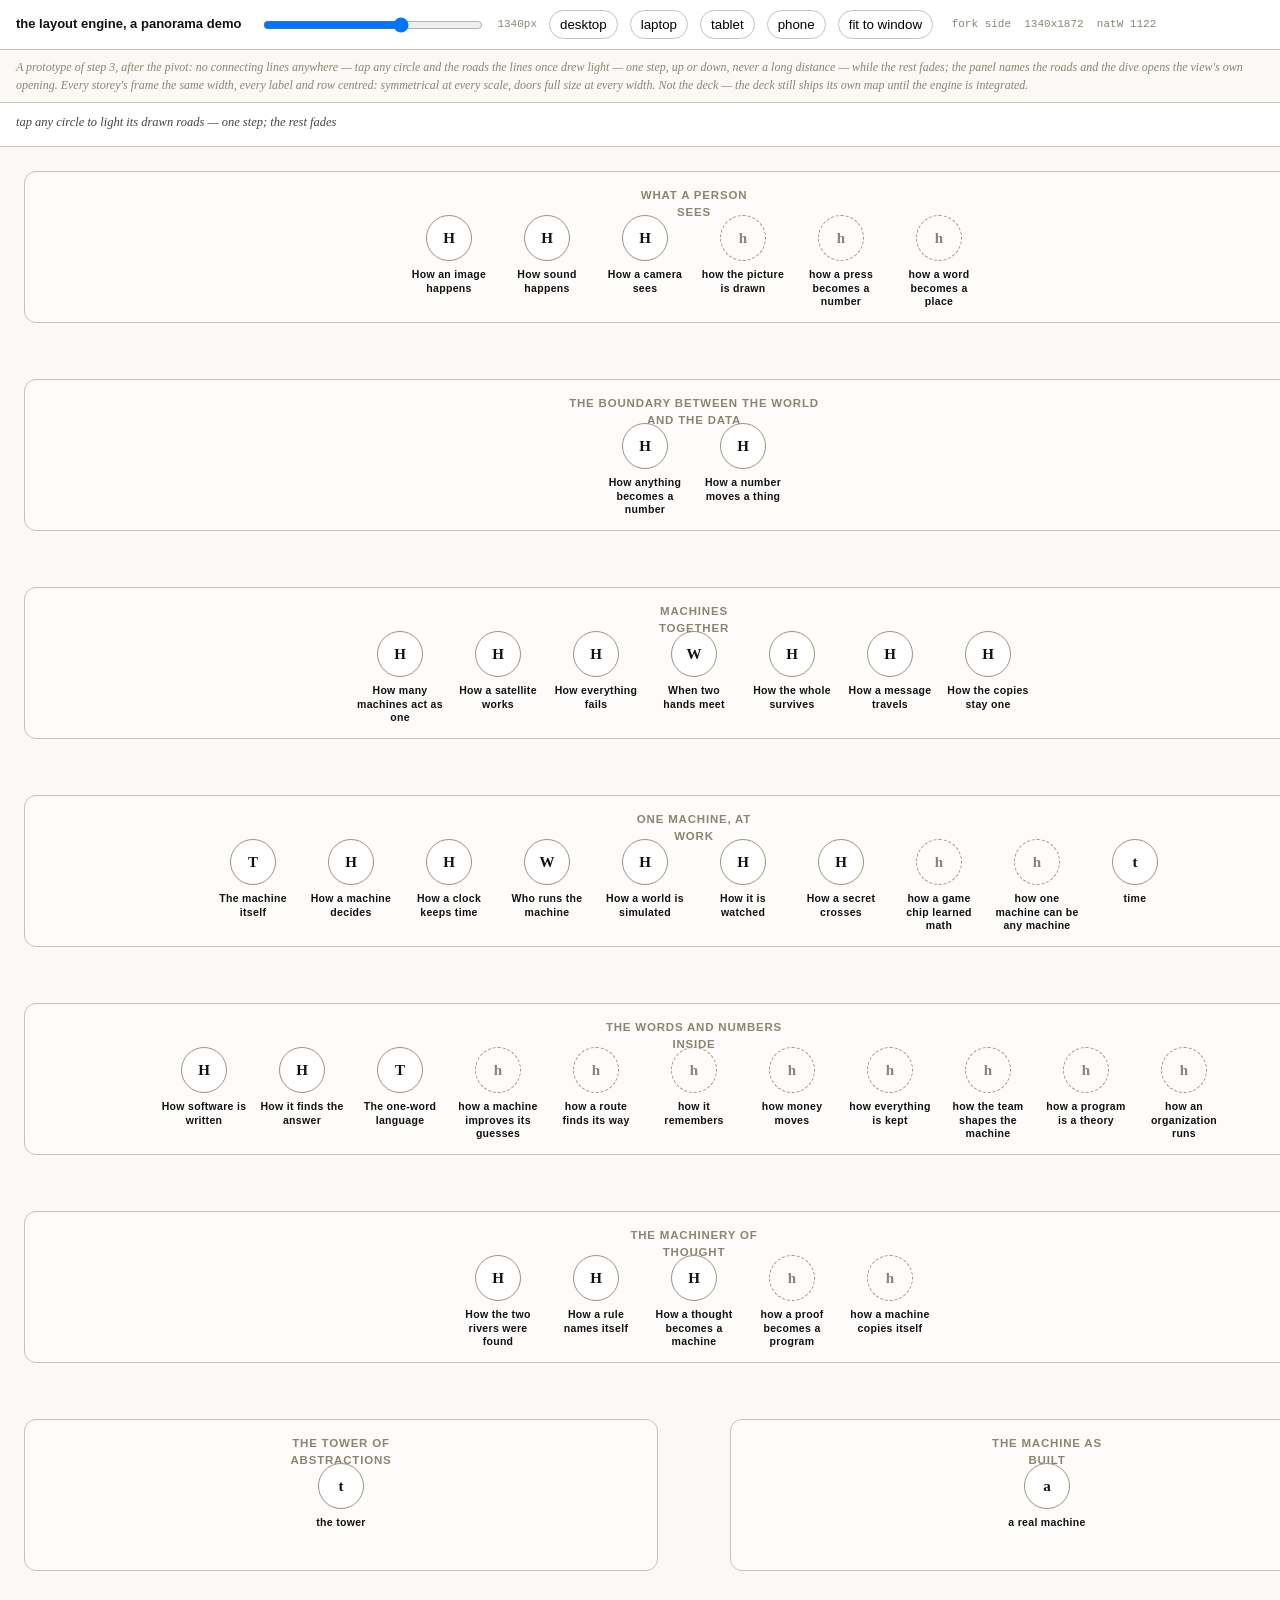
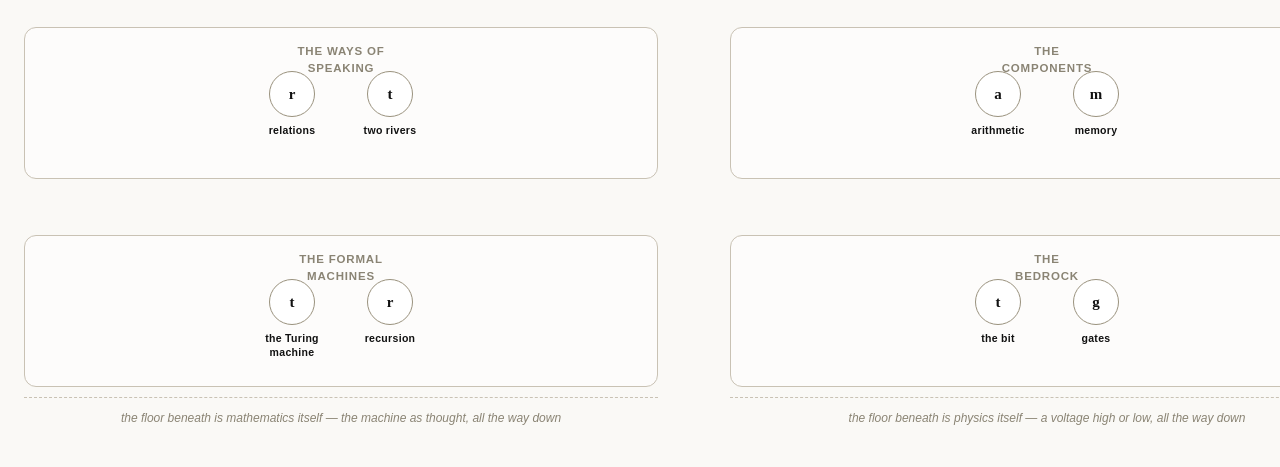
<file: src/engine/demo.html>
<!doctype html>
<html lang="en">
<head>
<meta charset="utf-8">
<meta name="viewport" content="width=device-width, initial-scale=1">
<title>the map's layout engine — a panorama demo, not the deck</title>
<style>
  :root { --ink:#111; --hair:#c9c2b4; --faint:#8a8474; --accent:#b3002d; }
  * { box-sizing: border-box; }
  body { margin:0; font:14px/1.45 -apple-system,"Segoe UI",sans-serif; color:var(--ink); background:#faf9f6; }
  .bar { position:sticky; top:0; z-index:10; display:flex; flex-wrap:wrap; gap:12px; align-items:center;
         padding:10px 16px; background:#fff; border-bottom:1px solid var(--hair); }
  .bar h1 { font-size:13px; font-weight:600; margin:0 8px 0 0; }
  .bar input[type=range] { width:220px; }
  .bar button { font:600 11px/1 inherit; padding:6px 10px; border:1px solid var(--hair);
                border-radius:999px; background:none; cursor:pointer; }
  .bar button.on { border-color:var(--ink); }
  .readout { font:11px/1.4 monospace; color:var(--faint); white-space:pre; }
  .note { padding:8px 16px; font:italic 12px/1.5 serif; color:var(--faint);
          border-bottom:1px solid var(--hair); }
  .panel { position:sticky; z-index:9; display:flex; flex-wrap:wrap; gap:8px 18px; align-items:baseline;
           padding:10px 16px; background:#fff; border-bottom:1px solid var(--hair); min-height:44px; }
  .panel .who { font-weight:600; }
  .panel .stratum { font-size:11.5px; font-weight:600; letter-spacing:.07em;
                    text-transform:uppercase; color:var(--faint); }
  .panel .route { font:italic 12.5px/1.5 serif; color:#444; }
  .panel .dive-btn { font:600 11px/1 inherit; padding:6px 10px; border:1px solid var(--ink);
                     border-radius:999px; background:none; cursor:pointer; }
  .panel .dive-btn[hidden] { display:none; }
  .dive { padding:10px 16px; font:italic 13px/1.6 serif; color:var(--ink);
          background:#fff; border-bottom:1px solid var(--hair); }
  .dive[hidden] { display:none; }
  .stage { overflow:auto; padding:24px; }
  .holder { position:relative; margin:0 auto; transform-origin:0 0; }
  .canvas { position:relative; }
  .band { position:absolute; border:1px solid var(--hair); border-radius:12px; background:rgba(255,255,255,.6); }
  .band-label { position:absolute; font-size:11.5px; font-weight:600; letter-spacing:.07em;
                color:var(--faint); text-transform:uppercase; text-align:center; }
  .door { position:absolute; width:86px; display:flex; flex-direction:column; align-items:center;
          gap:7px; cursor:pointer; opacity:1; transition:opacity .15s; }
  .door .d-ic { width:46px; height:46px; border-radius:50%; background:#fff; border:1px solid #9a927e;
                display:flex; align-items:center; justify-content:center; font:600 15px/1 serif; }
  .door.soon .d-ic { border-style:dashed; background:transparent; color:var(--faint); }
  .door .d-name { font-size:10.5px; font-weight:600; line-height:1.3; letter-spacing:.03em; text-align:center; }
  .focusing .door { opacity:.2; }
  .focusing .door.hi { opacity:1; }
  .focusing .door.hi .d-ic { border-color:var(--ink); box-shadow:0 0 0 4px rgba(17,17,17,.14); }
  .focusing .door.tapped .d-ic { border-color:var(--accent); box-shadow:0 0 0 4px rgba(179,0,45,.18); }
  .focusing .band-label { opacity:.25; }
  .focusing .band { opacity:.35; }
  .focusing .band.hi { opacity:1; }
  .floor { position:absolute; border-top:1px dashed var(--hair); color:var(--faint);
           font-size:12px; font-style:italic; text-align:center; padding-top:12px; }
</style>
</head>
<body>
<div class="bar">
  <h1>the layout engine, a panorama demo</h1>
  <input id="w" type="range" min="320" max="1920" step="10" value="1340">
  <span id="wv" class="readout"></span>
  <button data-w="1340">desktop</button>
  <button data-w="1024">laptop</button>
  <button data-w="768">tablet</button>
  <button data-w="390">phone</button>
  <button id="fit">fit to window</button>
  <span id="ro" class="readout"></span>
</div>
<div class="note">A prototype of step 3, after the pivot: no connecting lines anywhere — tap
any circle and the roads the lines once drew light — one step, up or down, never a
long distance — while the rest fades; the panel names the roads and the dive opens
the view's own opening. Every storey's frame the same width, every label and row
centred: symmetrical at every scale, doors full size at every width. Not the
deck — the deck still ships its own map until the engine is integrated.</div>
<div class="panel" id="panel"><span class="route" id="hint">tap any circle to light its drawn roads — one step; the rest fades</span></div>
<div class="dive" id="dive" hidden></div>
<div class="stage"><div class="holder" id="holder"><div class="canvas" id="canvas"></div></div></div>
<script>
const DATA = {
  "cards": {
    "games": {
      "title": "Playing games",
      "icon": "controller",
      "q": "How does a button under your thumb move a world?",
      "parts": [
        {
          "icon": "controller",
          "rung": "sense",
          "name": "the controller",
          "line": "two sticks and eight buttons — every one a switch",
          "blurb": "Under every button is a switch, and a switch has two words: pressed and not pressed. The console never sees your thumbs; it reads a short row of ones and zeros, hundreds of times a second. Everything you ever do in the game arrives as that row, and as nothing else.",
          "deep": [
            {
              "to": "p-input",
              "q": "What happens between a thumb and a number?"
            },
            {
              "to": "x-choices",
              "q": "A switch says one word — yes or no. Where does that lead?"
            }
          ]
        },
        {
          "icon": "console",
          "rung": "machine",
          "name": "the box under the television",
          "line": "a computer, wearing a costume",
          "blurb": "Take the case off and the parts are the same as in the phone and the laptop: a processor to follow instructions, memory to hold the world, a program saying what to do. The makers do not hide this — the processor’s name is printed on the box. A console is a computer whose program tells it to behave like a toy.",
          "deep": [
            {
              "to": "x-machine",
              "q": "What is inside, and how does it follow a program?"
            },
            {
              "to": "x-os",
              "q": "Who keeps the box in order while it plays?"
            }
          ]
        },
        {
          "icon": "chip",
          "rung": "instructions",
          "name": "the processor",
          "line": "billions of instructions a second, none of them clever",
          "blurb": "Sixty times every second the processor runs the same round: read the controller, move the world forward one step, work out what the world now looks like, hand the picture to the screen. Each of the billions of instructions is no cleverer than “add these two numbers”. The speed is astonishing; every single instruction is dumb.",
          "deep": [
            {
              "to": "x-choices",
              "q": "How does it decide, sixty times a second, what happens next?"
            },
            {
              "to": "x-machine",
              "q": "What are the billions of instructions made of?"
            },
            {
              "to": "p-drawing",
              "q": "Working out what the world looks like — the trail of the thousand painters"
            }
          ]
        },
        {
          "icon": "ram",
          "rung": "memory",
          "name": "memory",
          "line": "the world you move through, held in numbered cells",
          "blurb": "The city, your position in it, the score: all of it lives in memory, which is an enormous row of numbered cells, each holding a number. Change a cell and the world changes; the machine has no other way to be different. Cut the power and every cell forgets — which is why there is a save file, further down this trail.",
          "deep": [
            {
              "to": "p-memory",
              "q": "How does a circuit hold the world you move through?"
            },
            {
              "to": "x-image",
              "q": "Where does the picture you see live?"
            }
          ]
        },
        {
          "icon": "screen",
          "rung": "show",
          "name": "the picture",
          "line": "two million lamps, each told how bright to be",
          "blurb": "The screen is a wall of tiny lamps, and each lamp is told, dozens of times a second, three numbers: how much red, how much green, how much blue. A frame of a game is about two million such trios, and the television is simply the machine obedient enough to display them. Nobody draws anything; numbers are obeyed.",
          "deep": [
            {
              "to": "x-image",
              "q": "How is a picture made, from lamp to number?"
            },
            {
              "to": "p-memory",
              "q": "What holds two million lamps between the frames?"
            }
          ]
        },
        {
          "icon": "wifi",
          "rung": "network",
          "name": "the shared world",
          "line": "two consoles, two copies, one truth to agree on",
          "blurb": "Play with someone far away and there is no single machine holding the world: there are two, each with its own copy, trading messages as fast as the wires allow. When two players grab the same object in the same instant, the copies disagree — and every trick the game’s programmers use to settle it descends from one old, hard question.",
          "deep": [
            {
              "to": "x-network",
              "q": "How do two machines share one world?"
            },
            {
              "to": "x-race",
              "q": "Two players, one world — what keeps it whole?"
            }
          ]
        },
        {
          "icon": "save",
          "rung": "os",
          "name": "the save file",
          "line": "memory that survives the off switch",
          "blurb": "A save is a copy of the interesting cells, written onto a disk that does not forget when the power leaves. Switch on tomorrow and those numbers are read back into memory, and the world resumes exactly where it stopped. Nothing in the machine understands “saved game”; it is numbers copied faithfully from one kind of memory to another.",
          "deep": [
            {
              "to": "x-os",
              "q": "Who keeps the files, and who runs the machine?"
            },
            {
              "to": "p-memory",
              "q": "How does anything survive the off switch?"
            }
          ]
        }
      ],
      "bottom": "Follow any part of this trail far enough down and it dissolves into switches: pressed and not pressed, high and low, 0 and 1. The trails below lead the rest of the way down; at their ends, the primers are waiting.",
      "deep": [
        {
          "to": "x-choices",
          "q": "The choices that lead down to the gates"
        },
        {
          "to": "x-image",
          "q": "The trail that ends at the Bit"
        }
      ]
    },
    "food": {
      "title": "Delivering food",
      "icon": "box",
      "q": "What happens between the tap and the doorbell?",
      "parts": [
        {
          "icon": "phone",
          "rung": "sense",
          "name": "the phone",
          "line": "a computer that happens to fit in a pocket",
          "blurb": "The phone is the same machine as the console and the laptop: a processor, memory, and programs that give it its habits. The glass is a fine invisible grid of wires; where your finger lands, one row and one column cross, and the machine is told a coordinate — two numbers — and nothing more. It has never seen a finger in its life.",
          "deep": [
            {
              "to": "p-input",
              "q": "What does the glass understand?"
            },
            {
              "to": "x-network",
              "q": "What is the phone saying, and to whom?"
            }
          ]
        },
        {
          "icon": "app",
          "rung": "app",
          "name": "the app",
          "line": "a list of instructions, written down in advance",
          "blurb": "The app is not a place and not a person: it is a long list of instructions, written in advance and followed without opinion. Each tap hands it one new fact, and it answers with the next instruction on the list. Doorbells, spaceships and food apps are all the same arrangement — instructions, obeyed exactly.",
          "deep": [
            {
              "to": "x-written",
              "q": "The list was written by a person, in words — the trail of how software is written"
            },
            {
              "to": "x-os",
              "q": "Who lets a hundred apps share one phone?"
            }
          ]
        },
        {
          "icon": "server",
          "rung": "network",
          "name": "the restaurant’s side of the internet",
          "line": "a warehouse computer answering ten thousand strangers",
          "blurb": "Your tap becomes a small message, copied from your phone to a tower to a wire to a building full of computers — a server, which is a computer with no screen of its own, kept cool in a warehouse and answering ten thousand strangers at once. Your order lands in its memory like a note on a spike, and the reply — received — is copied back down the same road.",
          "deep": [
            {
              "to": "x-network",
              "q": "How does an order cross the wire to the warehouse?"
            },
            {
              "to": "x-facts",
              "q": "Ten thousand strangers — how does it keep track?"
            },
            {
              "to": "p-store",
              "q": "Where do ten thousand strangers’ orders park, and how are they found again?"
            }
          ]
        },
        {
          "icon": "match",
          "rung": "app",
          "name": "the match",
          "line": "facts and rules, searched for the answer",
          "blurb": "Which restaurant, which rider: the assignment is made by a machine walking through facts — this rider is two kilometres away, that one is busy, this kitchen needs twenty minutes — hunting for the combination that satisfies all the rules at once. No person weighs the offers; the search does. Some of the most useful software ever written is exactly this, and it is a way of speaking to a machine, not a kind of hardware.",
          "deep": [
            {
              "to": "x-facts",
              "q": "Can you tell a machine only facts, and still get answers?"
            },
            {
              "to": "x-os",
              "q": "Who decides which order goes first?"
            }
          ]
        },
        {
          "icon": "map",
          "rung": "code",
          "name": "the route",
          "line": "a city as a picture the machine can walk",
          "blurb": "To the machine the city is not streets and houses but corners joined by edges, each edge with a length. The best route is found by a recipe that contains a copy of itself: the cheapest way to a far corner is built out of cheapest ways to nearer ones, the same step applied again and again until nothing remains. The machine has no idea what a street is. It never needs one.",
          "deep": [
            {
              "to": "p-routes",
              "q": "What happens when a task contains a copy of itself?"
            },
            {
              "to": "x-network",
              "q": "How does the map reach the courier’s phone?"
            },
            {
              "to": "gps",
              "q": "The dot that starts the route — where does the phone know itself to be?"
            }
          ]
        },
        {
          "icon": "turn",
          "rung": "code",
          "name": "the courier’s phone",
          "line": "instructions, one word at a time",
          "blurb": "The courier’s phone speaks the way machines speak: one instruction at a time — left in two hundred metres, then arrive. The rider never sees the whole plan; they see the next word, and the next word is always enough. There is a whole tradition of computing built on exactly that discipline: a vocabulary of small words, each obeyed exactly, out of which anything can be composed.",
          "deep": [
            {
              "to": "x-words",
              "q": "Can a language be small enough to trust?"
            },
            {
              "to": "x-network",
              "q": "What is the phone saying to the dispatch?"
            }
          ]
        },
        {
          "icon": "hands",
          "rung": "time",
          "name": "one order, two riders",
          "line": "the bug the whole system exists to prevent",
          "blurb": "The dangerous moment is invisible: two couriers press accept on the same order in the same instant. Two hands, one memory cell, no agreed order — and a carelessly built system can hand one meal to two riders, or to none. Every ordering system on earth is, at bottom, a scheme for making that impossible.",
          "deep": [
            {
              "to": "x-race",
              "q": "What happens when two act on the same thing at once?"
            },
            {
              "to": "x-network",
              "q": "How does the order reach exactly one rider?"
            },
            {
              "to": "p-ledger",
              "q": "One meal, one rider, one payment — how money stays counted once"
            }
          ]
        }
      ],
      "bottom": "The phone, the app, the warehouse, the match: each is the same machine — switches, numbers, instructions — wearing different clothes. The trails below take those words one layer at a time; at their ends stand the primers, each one alone.",
      "deep": [
        {
          "to": "x-machine",
          "q": "The trail that ends at a real machine"
        },
        {
          "to": "x-network",
          "q": "The trail that ends at the Bit"
        }
      ]
    },
    "movies": {
      "title": "Watching movies",
      "icon": "play",
      "q": "Where does a film live while you watch it?",
      "parts": [
        {
          "icon": "screen",
          "rung": "show",
          "name": "the screen",
          "line": "two million lamps, each told what to be",
          "blurb": "A television picture is about two million tiny lamps, each given, dozens of times a second, three numbers: how much red, how much green, how much blue. A film is therefore a river of numbers arriving just in time to be shown, and the screen is the machine obedient enough to turn them into light. The pause button does not stop the world; it stops the numbers.",
          "deep": [
            {
              "to": "x-image",
              "q": "How is a picture made, from lamp to number?"
            },
            {
              "to": "p-memory",
              "q": "What holds the picture between the beats?"
            }
          ]
        },
        {
          "icon": "wave",
          "rung": "sense",
          "name": "the sound",
          "line": "your evening, measured 44,100 times a second",
          "blurb": "Sound reaches the ear as pressure in the air. A microphone measures it 44,100 times a second and writes each measurement down as a number; a speaker reads the numbers back and recreates the pressure. Music on a computer is a long column of numbers and nothing else — the screen’s trick, one dimension over.",
          "deep": [
            {
              "to": "x-audio",
              "q": "How does a song become numbers, and back again?"
            },
            {
              "to": "x-image",
              "q": "Is a picture caught the same way?"
            }
          ]
        },
        {
          "icon": "wave",
          "rung": "network",
          "name": "the stream",
          "line": "a film poured through a wire, just in time",
          "blurb": "The numbers cannot all be sent at once, so they are poured: a few million bits a second, arriving shortly before they are needed. When more arrives than the wire can carry, the picture thins — grey blocks, a stutter — and that is the wire telling the truth about itself.",
          "deep": [
            {
              "to": "x-network",
              "q": "How does a film cross the wire, just in time?"
            },
            {
              "to": "x-os",
              "q": "Who keeps the film arriving just in time?"
            }
          ]
        },
        {
          "icon": "buffer",
          "rung": "memory",
          "name": "the buffer",
          "line": "the next minute of the film, parked in your living room",
          "blurb": "Because wires stutter, the player keeps a cushion: half a minute or so of the future, already arrived and held in memory. When the wire coughs, the film keeps playing out of the cushion, and the race between arrival and playback starts again quietly. The buffer is memory doing what memory exists to do: holding a state against time.",
          "deep": [
            {
              "to": "p-memory",
              "q": "How does a circuit hold anything against time?"
            },
            {
              "to": "x-network",
              "q": "Why hold a copy until the far end answers?"
            }
          ]
        },
        {
          "icon": "squeeze",
          "rung": "app",
          "name": "the squeeze",
          "line": "a program that decides what your eye will not miss",
          "blurb": "Two million lamps repainted dozens of times a second is far more than any household wire can carry, so a program — the codec — compresses the numbers: this frame is nearly the last frame; this block of sky barely changes; the eye forgives. The film you see is the codec’s opinion of the film, computed on the fly, and it is a program like any other: instructions, obeyed exactly.",
          "deep": [
            {
              "to": "x-image",
              "q": "What exactly is being squeezed, and what is it made of?"
            },
            {
              "to": "x-choices",
              "q": "The codec decides — what is deciding made of?"
            }
          ]
        },
        {
          "icon": "remote",
          "rung": "sense",
          "name": "the buttons",
          "line": "a language of a dozen words",
          "blurb": "Play. Pause. Back ten seconds. The remote’s whole vocabulary is a dozen words, and the player obeys one at a time, in the order pressed, without ever guessing. It is the oldest arrangement in computing — a small vocabulary, exact obedience — and there are whole languages built on nothing but it.",
          "deep": [
            {
              "to": "x-words",
              "q": "Two whole languages made of almost nothing"
            },
            {
              "to": "p-input",
              "q": "Every button a switch — what do switches say?"
            }
          ]
        },
        {
          "icon": "star",
          "rung": "app",
          "name": "the suggestions",
          "line": "facts about millions of evenings, walked to a guess",
          "blurb": "“Because you watched” is a machine searching recorded facts — millions of evenings, what was finished, what was abandoned — for what fits yours. It is not a person and it is not magic; it is search through relations, the same craft that assigns a rider to an order, run at planetary scale.",
          "deep": [
            {
              "to": "x-facts",
              "q": "Facts about millions of evenings, walked to a guess"
            },
            {
              "to": "x-network",
              "q": "Where do the facts about evenings come from?"
            },
            {
              "to": "p-learning",
              "q": "Search is where it starts — how a machine improves its guesses"
            },
            {
              "to": "chat",
              "q": "The other guesser — a machine that answers in words"
            }
          ]
        }
      ],
      "bottom": "Lamps, pressure, wires, cushions: numbers all the way down, and numbers the machine can only hold and obey. The bottom of the deck explains how anything this obedient can also be this capable.",
      "deep": [
        {
          "to": "x-audio",
          "q": "The trail that ends at the Bit and at memory"
        },
        {
          "to": "x-image",
          "q": "The trail that ends at the Bit"
        }
      ]
    },
    "weather": {
      "title": "Forecasting the weather",
      "icon": "cloud",
      "q": "Where does tomorrow's weather come from?",
      "parts": [
        {
          "icon": "balloon",
          "rung": "sense",
          "name": "the observation",
          "line": "the whole sky, measured and rounded to numbers",
          "blurb": "On the hour, all round the world, the air is read: thermometers and barometers in tens of thousands of stations, balloons climbing through the cold with little boxes dangling beneath them, radar sweeping the rain, satellites photographing the clouds from above. Every instrument does the same one thing: it measures — heat, pressure, wind, wetness — and rounds each measurement to a number. The sky at this hour is, to the machine, a few million numbers, and nothing else.",
          "deep": [
            {
              "to": "x-audio",
              "q": "The air, measured and numbered, exactly like a song"
            },
            {
              "to": "x-network",
              "q": "How do a million readings reach the model in time?"
            },
            {
              "to": "x-satellite",
              "q": "The satellites among the observers — the trail of how they are run"
            }
          ]
        },
        {
          "icon": "screen",
          "rung": "show",
          "name": "the picture",
          "line": "tomorrow, painted from numbers",
          "blurb": "What reaches you is a picture: a map washed in colours, a ribbon of little hour-by-hour icons, a sun that is itself a small drawing. None of it is sent; all of it is drawn, on your phone, from the model’s numbers, by a program whose whole job is turning a column of figures into reds and blues. The sun on the forecast screen is three numbers telling a lamp how brightly to shine.",
          "deep": [
            {
              "to": "x-image",
              "q": "How is a picture made, from lamp to number?"
            },
            {
              "to": "x-network",
              "q": "How does the forecast cross the wire to your pocket?"
            }
          ]
        },
        {
          "icon": "app",
          "rung": "app",
          "name": "the model",
          "line": "the laws of the air, spelled as arithmetic",
          "blurb": "Air is not mysterious; it obeys a short list of laws, known for two centuries. It is pushed from where the pressure is high to where it is low; warm air rises and carries its wetness with it; steam lets go of its heat the moment it turns to rain. A weather model is those laws rewritten as arithmetic — millions of small sums, one minute of sky at a time — followed exactly, with no opinion about picnics. It is a program like any other: instructions, obeyed.",
          "deep": [
            {
              "to": "x-simulate",
              "q": "One rule, every cell, one beat — the trail of simulated worlds"
            },
            {
              "to": "x-choices",
              "q": "A million yes-or-no forks inside one step of sky"
            }
          ]
        },
        {
          "icon": "ram",
          "rung": "code",
          "name": "the grid",
          "line": "the sky, cut into a lattice of numbered cells",
          "blurb": "A machine cannot hold the continuous sky, so it cuts the sky up: the globe laid out in a lattice of boxes a few kilometres wide, stacked upward in floors, each box carrying its own numbers — pressure, temperature, wind, wetness. Each minute of the forecast is every box asking its neighbours a question at once. The machine has no idea what weather is. It walks a lattice of cells, and the lattice is enough.",
          "deep": [
            {
              "to": "x-image",
              "q": "A picture is a grid of trios — is the sky caught the same way?"
            },
            {
              "to": "x-simulate",
              "q": "Cells, neighbours, a rule — the trail of worlds walked this way"
            }
          ]
        },
        {
          "icon": "server",
          "rung": "machine",
          "name": "the machine that runs it",
          "line": "the largest computers on earth, doing sums about rain",
          "blurb": "Walking millions of boxes forward, minute by minute, is the heaviest routine arithmetic in the world, and it runs on the largest machines there are: warehouses of cabinets, each cabinet the same design as the phone in your pocket, thousands of them computing one sky side by side. Nothing exotic hides inside. It is the familiar dance — fetch, decode, execute — multiplied until tomorrow fits inside an afternoon.",
          "deep": [
            {
              "to": "x-machine",
              "q": "The stored program — the one design in every box"
            },
            {
              "to": "x-many",
              "q": "Thousands of boxes, one sky — the trail of many machines as one"
            }
          ]
        },
        {
          "icon": "fork",
          "rung": "logic",
          "name": "the forty skies",
          "line": "the same question asked of slightly different mornings",
          "blurb": "The observation is honest but incomplete: a breeze missed here, a degree missed there. So the model is run not once but many times, from many slightly different first numbers, and the copies agree at first, then slowly drift apart — tomorrow they still match; by the weekend they fan out. The “70% chance of rain” is not a mood, it is a count: of all the skies the machine tried, seven in ten brought the rain.",
          "deep": [
            {
              "to": "x-simulate",
              "q": "Forty skies, one rule — the walk of simulated worlds"
            },
            {
              "to": "x-os",
              "q": "Forty skies to compute — who shares the machine among them?"
            }
          ]
        },
        {
          "icon": "clock",
          "rung": "time",
          "name": "the race",
          "line": "a forecast must arrive before the weather does",
          "blurb": "All of this is run against a deadline. If the machine needed six hours to tell you about the next six hours, the forecast would be a history lesson; the model is cut and trimmed until tomorrow fits inside a couple of hours, and the answer must then cross the wires to your pocket before the first drop falls. Speed, here, is not a convenience. It is the difference between a warning and a report.",
          "deep": [
            {
              "to": "x-os",
              "q": "Who gives the beat, and who goes next?"
            },
            {
              "to": "x-network",
              "q": "The answer must cross the wire before the rain does"
            }
          ]
        }
      ],
      "bottom": "Readings, cells, sums, and a picture: tomorrow is the deck’s oldest trick — the world measured into numbers, a program walking them forward, and the answer painted back. The trails below open each step of the trick; at their ends, the primers are waiting.",
      "deep": [
        {
          "to": "x-machine",
          "q": "The trail that ends at a real machine"
        },
        {
          "to": "x-network",
          "q": "The trail that ends at the Bit"
        }
      ]
    },
    "gps": {
      "title": "Finding where you are",
      "icon": "map",
      "q": "How does your phone know where it is?",
      "parts": [
        {
          "icon": "star",
          "rung": "sense",
          "name": "the four whispers",
          "line": "the sky, talking and never listening",
          "blurb": "Somewhere above you, a machine is falling around the Earth and shouting where it is and what time it is. Your phone hears four of these whispers and answers nothing: it never speaks back; it only listens. Four is not a whim — three whispers narrow the dot to one place, and the fourth is for the phone’s own cheap clock, so the sum can come out right.",
          "deep": [
            {
              "to": "x-satellite",
              "q": "The machines doing the shouting — the trail of the machines themselves"
            },
            {
              "to": "x-network",
              "q": "A message chopped, numbered, and kept until received"
            }
          ]
        },
        {
          "icon": "screen",
          "rung": "show",
          "name": "the blue dot",
          "line": "your position, painted onto a picture of numbers",
          "blurb": "The fix arrives as numbers, and what you see is a dot on a map. The map is not a rolled-up photograph: to the phone it is a list of corners and edges with lengths, painted as a picture only when you look. The blue dot is three numbers wearing a halo of honesty — the little circle around it is the machine admitting how unsure it is, and the halo is drawn, too, from arithmetic.",
          "deep": [
            {
              "to": "x-image",
              "q": "How is a picture made, from lamp to number?"
            },
            {
              "to": "p-routes",
              "q": "A dot wants a route — how a route finds its way"
            }
          ]
        },
        {
          "icon": "app",
          "rung": "app",
          "name": "the solve",
          "line": "four distances, one point, arithmetic to the rescue",
          "blurb": "Each whisper tells the phone how long it travelled: light crosses about three hundred metres in a millionth of a second, so the delay becomes a distance. Four distances mean four spheres that must meet in one place — you. The phone solves it by walking: guess a point, see how wrong the guess is, step toward less wrong, and repeat until the answer stops moving. Then it does it again, and again, while you walk to the corner shop.",
          "deep": [
            {
              "to": "p-routes",
              "q": "Stepping toward the answer until it stops moving — a recipe that contains a copy of itself"
            },
            {
              "to": "x-machine",
              "q": "The arithmetic, walked by a machine — what the machine is"
            }
          ]
        },
        {
          "icon": "remote",
          "rung": "code",
          "name": "the roads",
          "line": "the city, spelled as corners and edges",
          "blurb": "Between fixes, the dot must keep walking: the phone guesses where you have moved and snaps the guess to the likeliest road — a search through facts (these edges, these lengths, these one-way streets) for the path that best explains the numbers. This is why the dot sometimes slides along a fence: the roads in the machine are not the roads in the world, and the search only knows the numbers it was given.",
          "deep": [
            {
              "to": "x-facts",
              "q": "Roads as facts, walked to the likeliest answer"
            },
            {
              "to": "p-routes",
              "q": "The likeliest path, found by a recipe that contains a copy of itself"
            }
          ]
        },
        {
          "icon": "phone",
          "rung": "machine",
          "name": "the receiver",
          "line": "a machine in your pocket, listening to the sky",
          "blurb": "The listener is a chip smaller than your thumbnail. It strains the whispers out of noise far louder than they are, and hands the phone numbers to walk; the trick of hearing a whisper below the noise is old and clever, and the chip doing it is the same design as everything else in the phone — fetch, decode, execute — one more costume on the one machine.",
          "deep": [
            {
              "to": "x-machine",
              "q": "The one design, in every box — even this one"
            },
            {
              "to": "x-audio",
              "q": "The faintest song: a whisper measured out of noise"
            }
          ]
        },
        {
          "icon": "wifi",
          "rung": "network",
          "name": "the assist",
          "line": "the wire lending a hand to the sky",
          "blurb": "A phone that knows nothing must find satellites blind — listening for whispers it cannot name, which takes minutes. So the phone cheats, politely: over the wire it downloads the sky’s timetable, which machines are overhead and roughly where, and the fix arrives in seconds instead. Your phone and the sky work together every time the dot appears, one feeding the other the numbers it needs, just in time.",
          "deep": [
            {
              "to": "x-network",
              "q": "The timetable, poured over the wire, just in time"
            },
            {
              "to": "x-os",
              "q": "One receiver, every app that wants a fix — who shares it?"
            }
          ]
        },
        {
          "icon": "clock",
          "rung": "time",
          "name": "the clock",
          "line": "the whole trick is a clock race",
          "blurb": "Distances from delays stand or fall on time, and not roughly: a millionth of a second is three hundred metres, so the satellites carry atomic clocks, tended from the ground. Even Einstein gets a correction in — the satellites move fast enough, and sit far enough from the Earth’s pull, that time ticks differently for them, and the sky’s clocks are wound back to match ours, daily, on purpose. Positioning is not a map service that happens to use clocks. It is clocks, wearing a map.",
          "deep": [
            {
              "to": "x-clock",
              "q": "What is a clock, that its ticks can be counted on?"
            },
            {
              "to": "x-satellite",
              "q": "Who keeps the satellite’s clock honest?"
            }
          ]
        }
      ],
      "bottom": "Whispers, ticks, sums, roads: the blue dot is arithmetic on time, all the way down. The trails below open each step; at their ends, the primers are waiting.",
      "deep": [
        {
          "to": "x-satellite",
          "q": "The trail of the machines that whisper"
        },
        {
          "to": "x-machine",
          "q": "The trail that ends at a real machine"
        }
      ]
    },
    "launches": {
      "title": "Getting to orbit",
      "icon": "rocket",
      "q": "How do you put a machine in the sky and make it stay?",
      "parts": [
        {
          "icon": "turn",
          "rung": "sense",
          "name": "the senses",
          "line": "a stubborn wheel that feels every tilt",
          "blurb": "A rocket must know its own lean, and the classic answer is a wheel: spin it fast and it keeps its direction, stubbornly, the way a bicycle wheel resists a sideways shove. Ask the wheel which way it points now and it tells you; small weights on springs feel the shove of the engines; every answer is rounded to a number. The machine never feels the sky. It reads a column of numbers about itself, and steers on them.",
          "deep": [
            {
              "to": "p-input",
              "q": "Glass, buttons, spinning wheels: what does a machine feel of the world?"
            },
            {
              "to": "x-choices",
              "q": "A lean past a limit is a yes-or-no fork"
            }
          ]
        },
        {
          "icon": "app",
          "rung": "app",
          "name": "the count",
          "line": "T-minus: a list of instructions, read out by a machine",
          "blurb": "A launch is a list, written down in advance: chill the fuel, pressurise, light, check the numbers, let go of the clamps. A program walks the list, and when a reading is wrong it holds — the hold is not a failure but a pause in the list, a fork taken honestly. Nothing on the pad is done by someone feeling brave. It is instructions, obeyed exactly, in the oldest arrangement there is.",
          "deep": [
            {
              "to": "x-machine",
              "q": "What does following the list mean, exactly?"
            },
            {
              "to": "x-choices",
              "q": "Every hold is an honest fork"
            }
          ]
        },
        {
          "icon": "stairs",
          "rung": "code",
          "name": "the guidance",
          "line": "steered toward a speed, not a place",
          "blurb": "The aim is not a point in the sky but a sideways speed: the machine is steered, thousands of times a second, toward the fall that misses. The steering is arithmetic on the senses — where am I, which way, how fast — against a plan computed in advance, and the plan walks forward, one small step after another, until the numbers agree. The rocket does not know what an orbit is. It makes the numbers match, and the fall happens.",
          "deep": [
            {
              "to": "p-routes",
              "q": "A path computed in advance and walked step by step"
            },
            {
              "to": "x-os",
              "q": "Who runs the steering while the fire is lit?"
            },
            {
              "to": "x-simulate",
              "q": "A flight walked on the ground before it is flown — the trail of simulated worlds"
            }
          ]
        },
        {
          "icon": "squeeze",
          "rung": "machine",
          "name": "the engines",
          "line": "a fire held steady by plumbing and a clock",
          "blurb": "A rocket pushes against nothing — not the air, only its own exhaust. Throw mass out of the back hard enough and the machine is shoved forward; that is the whole engine, and everything else is plumbing holding the fire steady: pumps drinking rivers, valves that open in order, walls that would melt if the cold fuel did not stream along them. Nine tenths of the machine is fuel; the empty tanks are let go mid-sky, because hauling emptiness is wasted fire.",
          "deep": [
            {
              "to": "x-machine",
              "q": "The machine in every box, at its angriest"
            },
            {
              "to": "x-words",
              "q": "A vocabulary small enough for a valve: light, throttle, stop"
            },
            {
              "to": "x-motion",
              "q": "A number opens a valve — how does a number push?"
            }
          ]
        },
        {
          "icon": "chip",
          "rung": "instructions",
          "name": "the beat",
          "line": "valves on a beat of milliseconds",
          "blurb": "Inside, the fury is a dance on a clock: this valve now, that measurement next, ignition on this beat, throttle on that — a controller walking its round, the same fetch, decode, execute as the phone in your pocket, wearing a fireproof coat. When the shake is worst and the noise is total, what holds the machine together is the oldest thing in it: a list, walked exactly, on time.",
          "deep": [
            {
              "to": "x-machine",
              "q": "The dance — fetch, decode, execute"
            },
            {
              "to": "x-os",
              "q": "Who keeps the beat when everything shakes?"
            }
          ]
        },
        {
          "icon": "fork",
          "rung": "logic",
          "name": "the vote",
          "line": "three computers, one answer",
          "blurb": "When the stakes are a machine’s whole existence, one yes-or-no is not enough: three computers read the same numbers and vote on every step, and when they disagree the vote decides — or the vote says stop. An abort is not a failure but a fork taken honestly, priced in advance; losing a machine is cheaper than losing everything it was carrying. The whole ascent is a braid of small questions answered together, in time.",
          "deep": [
            {
              "to": "x-race",
              "q": "Three writers, one answer — the honest ways of agreeing"
            },
            {
              "to": "x-choices",
              "q": "The vocabulary of yes and no — and of maybe, by voting"
            }
          ]
        },
        {
          "icon": "clock",
          "rung": "time",
          "name": "the window",
          "line": "the moment the sky passes over the pad",
          "blurb": "A target orbit is a plane through the planet, and it passes over the launch pad at a calculable instant: miss the window and you wait for the Earth to bring it round again — sometimes a day, sometimes weeks, for the rare roads between planets. The last seconds of the count guard the whole month: one moment is worth everything, and the moment itself was computed, like everything else on the pad, in advance, from numbers.",
          "deep": [
            {
              "to": "x-satellite",
              "q": "The window hands the machine to the sky — the trail of what it does up there"
            },
            {
              "to": "x-network",
              "q": "Every number watched from the ground, over the wire"
            }
          ]
        }
      ],
      "bottom": "Senses, lists, arithmetic, fire, forks: the rocket is the whole deck in one afternoon — the world read as numbers, a program walking them, a machine obeying, forks that can say no — all to hand one sealed computer to the sky, where it falls forever and never lands.",
      "deep": [
        {
          "to": "x-satellite",
          "q": "The trail of the machine in the sky"
        },
        {
          "to": "x-machine",
          "q": "The trail that ends at a real machine"
        }
      ]
    },
    "chat": {
      "title": "Talking to a machine",
      "icon": "mic",
      "q": "Where do its words come from, when nobody wrote them?",
      "parts": [
        {
          "icon": "scissors",
          "rung": "sense",
          "name": "the words at the door",
          "line": "your sentence, cut into pieces and measured",
          "blurb": "You type a sentence, and the machine never sees it. First it cuts the text into pieces — usually shorter than words — and turns each piece into a list of numbers: a point in a space of thousands of dimensions, where words used alike sit close together. “King” and “queen” are neighbours there, and so are “dog” and “puppy”. Everything you wrote is geometry before the machine begins.",
          "deep": [
            {
              "to": "p-embed",
              "q": "How does a word become a place?"
            },
            {
              "to": "x-words",
              "q": "How small can a language made for a machine be?"
            }
          ]
        },
        {
          "icon": "fork",
          "rung": "logic",
          "name": "the next word",
          "line": "a probability for every word it knows, one picked, then again",
          "blurb": "Everything it ever does is one thing: given the words so far, guess the next one. It scores every word it knows — a probability for “the”, a probability for “tomorrow”, for each of tens of thousands of others — picks one, appends it, and starts again. The paragraph it hands you is a chain of such picks. Nobody wrote the paragraph; it assembled itself, one likely word at a time.",
          "deep": [
            {
              "to": "x-choices",
              "q": "A fork made of probabilities — what is deciding made of?"
            },
            {
              "to": "x-simulate",
              "q": "It holds a model of language — what is a model?"
            }
          ]
        },
        {
          "icon": "star",
          "rung": "app",
          "name": "the school",
          "line": "guesses scored, every knob nudged toward the better guess",
          "blurb": "Nobody taught it rules of grammar. It was shown oceans of text and corrected: guess the next word, compare with what really came, and let the error flow backwards through the network, nudging billions of internal knobs a hair toward the answer that would have been right. Repeat a trillion times, and the guesses stop being noise and start being language. Nobody wrote the guesses; they were grown.",
          "deep": [
            {
              "to": "p-learning",
              "q": "How a machine improves its guesses"
            },
            {
              "to": "x-written",
              "q": "The other way down: software that is written, not learned"
            }
          ]
        },
        {
          "icon": "chip",
          "rung": "machine",
          "name": "the engine",
          "line": "immense grids of numbers multiplied, all at once",
          "blurb": "All of it — the geometry, the guessing, the scoring — is arithmetic: enormous grids of numbers multiplied together. A processor does its sums one after another, which would take years. But the chips built to paint games — thousands of small painters working side by side — turn out to be exactly the machine for grids of numbers. The painters were rehired; the engines of guessing are game chips that learned math.",
          "deep": [
            {
              "to": "p-gpu",
              "q": "How a game chip learned math"
            },
            {
              "to": "p-drawing",
              "q": "The painting it was born for — the thousand small painters"
            }
          ]
        },
        {
          "icon": "buffer",
          "rung": "memory",
          "name": "the context",
          "line": "the conversation so far, held and re-read with every word",
          "blurb": "It seems to remember you. What it holds is the conversation so far — your words and its own, kept in memory and fed back in with every guess. There is a limit to what fits, and when the early words fall out of that held window they are not forgotten the way you forget; they are evicted. The machine that knows your whole history has re-read it all. The machine in this window has not.",
          "deep": [
            {
              "to": "p-memory",
              "q": "How does a circuit hold the words so far?"
            },
            {
              "to": "x-os",
              "q": "Who keeps the words and the turns in order?"
            }
          ]
        },
        {
          "icon": "server",
          "rung": "network",
          "name": "the room behind the answer",
          "line": "a warehouse of machines, acting as one, at the end of a wire",
          "blurb": "The reply seems to come from nowhere in particular. It comes from a warehouse: racks of machines far away, many machines acting as one, trading your words over the wire. The voice has no single place you could point to — it is a building wearing a conversation, and the wire is the whole of where it lives.",
          "deep": [
            {
              "to": "x-many",
              "q": "How many machines act as one"
            },
            {
              "to": "x-network",
              "q": "How the words cross the wire"
            }
          ]
        },
        {
          "icon": "match",
          "rung": "logic",
          "name": "the confident mistake",
          "line": "fluency without facts, when the facts were never learned",
          "blurb": "Because its words are guesses, not lookups, it can be wrong in a way no encyclopedia can: fluently, in perfect grammar, citing a paper that does not exist. The fluency is real — the words really do fit together — and the facts are optional. The cure is the oldest one in computing: make the machine look things up instead of guessing. What cannot be cured is the confidence; that is how it was built.",
          "deep": [
            {
              "to": "x-facts",
              "q": "What looking the answer up, instead of guessing it, would look like"
            },
            {
              "to": "p-learning",
              "q": "Where the better guesses come from"
            },
            {
              "to": "x-thought",
              "q": "What is a thought, that a machine could have one?"
            }
          ]
        }
      ],
      "bottom": "Clarke said any sufficiently advanced technology is indistinguishable from magic, and advanced is the operative word: past your understanding, and it reads as magic. The two words are cousins — magic and mechanism trace back to one ancient root that simply meant power. Follow any part of this trail down and the power dissolves into arithmetic, done very fast by very dumb switches. The trails below lead the rest of the way; at their ends, the primers are waiting.",
      "deep": [
        {
          "to": "p-learning",
          "q": "How a machine improves its guesses — the hinge this card turns on"
        },
        {
          "to": "x-simulate",
          "q": "The trail of the model — how a world is simulated"
        }
      ]
    }
  },
  "trails": {
    "x-audio": {
      "title": "How sound happens",
      "crumb": "how sound happens",
      "rung": "sense",
      "icon": "wave",
      "intro": "Sound is pushes in the air. To keep a song, a machine must turn the pushes into numbers it can hold, and to play it, back again. This is the trail of that trick, from ear to number.",
      "steps": [
        {
          "icon": "wave",
          "name": "pressure",
          "line": "a wave of pushes in the air",
          "blurb": "Sound is pressure. A drum, a voice, a speaker cone pushes the air, the push travels as a wave, and your eardrum is shoved in time with it. A single note is the air swinging back and forth a few hundred times a second; nothing solid ever moves from the singer to you, only the push.",
          "cross": [
            {
              "to": "x-image",
              "q": "Is a picture caught the same way?"
            },
            {
              "to": "x-measure",
              "q": "How does a push in the air become a number at all?"
            }
          ]
        },
        {
          "icon": "mic",
          "name": "the diaphragm",
          "line": "a little drum that turns push into voltage",
          "blurb": "A microphone holds a tiny drum, thinner than a hair. Each arriving push bends it, the bending drags a magnet through a coil of wire, and the wire answers with a wobbling voltage: the push, copied as electricity. The wave is still continuous, still in time with the song.",
          "cross": [
            {
              "to": "p-input",
              "q": "Another sheet that turns a push into numbers?"
            },
            {
              "to": "x-image",
              "q": "Measured, rounded, numbered — the picture too?"
            },
            {
              "to": "x-camera",
              "q": "The ear has its drum; the eye has its wells — light caught the same way"
            }
          ]
        },
        {
          "icon": "clock",
          "name": "sampling",
          "line": "measured 44,100 times every second",
          "blurb": "A machine cannot hold a continuous wobble, so it measures it: 44,100 quick snapshots every second, each one the voltage at that instant. The number is not arbitrary. The ear tops out near twenty thousand waves a second, and measuring at least twice per wave rebuilds every wave the ear can hear; the compact disc chose 44,100, and the number stayed.",
          "cross": [
            {
              "to": "x-os",
              "q": "Who gives the beat?"
            },
            {
              "to": "x-clock",
              "q": "Measured 44,100 times every second — who counts a second?"
            }
          ]
        },
        {
          "icon": "stairs",
          "name": "rounding",
          "line": "each measurement, one of 65,536 steps",
          "blurb": "Each snapshot is rounded to the nearest of 65,536 steps and written down as a number. The rounding is honest — the true voltage is almost never exactly on a step — but the steps are so fine that the rebuilt wave is indistinguishable, to an ear, from the original. One rounded number is called a sample.",
          "cross": [
            {
              "to": "x-image",
              "q": "Pictures are caught the same way: measured, rounded, numbered."
            },
            {
              "to": "bits",
              "q": "65,536 steps — how is a step spelled?"
            }
          ]
        },
        {
          "icon": "save",
          "name": "the file",
          "line": "a small note, then millions of numbers",
          "blurb": "A WAV file is a small header — 44,100 a second, 16 bits per sample, two ears — followed by millions of samples in order, one per ear per moment. The file is a long column of numbers and a note about how to read it, and nothing else.",
          "cross": [
            {
              "to": "memory",
              "q": "Where do millions of numbers wait?"
            },
            {
              "to": "x-os",
              "q": "Who keeps the files?"
            }
          ]
        },
        {
          "icon": "app",
          "name": "the bytes",
          "line": "each number spelled in sixteen binary digits",
          "blurb": "A sample can hold any of 65,536 values, and 65,536 is 2¹⁶, so each sample is spelled in sixteen binary digits, split into two bytes of eight. A three-minute song is some thirty million bytes: an entire performance pressed into a column of numbers, in the alphabet the whole machine speaks.",
          "cross": [
            {
              "to": "bits",
              "q": "Where do the two symbols come from?"
            },
            {
              "to": "memory",
              "q": "Where do the numbers park?"
            }
          ]
        }
      ],
      "bottom": "Push to voltage, voltage to number, number to digits: this is how the machine keeps anything at all.",
      "deep": [
        {
          "to": "bits",
          "q": "The Bit — the alphabet of two symbols"
        },
        {
          "to": "memory",
          "q": "Memory — where a song waits while it plays"
        }
      ]
    },
    "x-image": {
      "title": "How an image happens",
      "crumb": "how an image happens",
      "rung": "show",
      "icon": "screen",
      "intro": "A picture is a wall of lamps obeying numbers. To draw, the machine must turn light into numbers, numbers into memory, and memory back into light, in time. This is the trail, from lamp to number and back.",
      "steps": [
        {
          "icon": "screen",
          "name": "one lamp",
          "line": "told how much red, green and blue to be",
          "blurb": "One pixel is three lamps pressed close together: red, green, blue. Each is told, by a number, how brightly to shine, and the three mix in the eye — full of all three is white, none of them is black. That is the whole of colour on every screen you own.",
          "cross": [
            {
              "to": "x-audio",
              "q": "Is sound caught the same way?"
            },
            {
              "to": "x-measure",
              "q": "How does brightness become a number at all?"
            }
          ]
        },
        {
          "icon": "match",
          "name": "three numbers",
          "line": "a pixel is a trio, each 0 to 255",
          "blurb": "Each lamp’s brightness is rounded to one of 256 steps, 0 to 255 — one byte each, the same rounding the ear forgave. A pixel is therefore three numbers, and numbers can be written down, copied and sent like any others. To the machine a photograph is not a picture; it is an enormous list.",
          "cross": [
            {
              "to": "x-audio",
              "q": "Sound too is numbers — measured, rounded"
            },
            {
              "to": "x-camera",
              "q": "The list is enormous — but how is the light caught to begin with?"
            }
          ]
        },
        {
          "icon": "app",
          "name": "the grid",
          "line": "two million trios, one picture",
          "blurb": "A television frame is 1,920 columns by 1,080 rows of these trios — about two million pixels, six million numbers. There is no image in the machine anywhere, only the list; the screen is where the list is interpreted. Every photograph ever shown on a computer has been this.",
          "cross": [
            {
              "to": "p-memory",
              "q": "Where do two million trios live?"
            },
            {
              "to": "x-network",
              "q": "How does a screen’s worth cross the wire?"
            }
          ]
        },
        {
          "icon": "ram",
          "name": "the frame in memory",
          "line": "the picture lives in a block of memory",
          "blurb": "The six million numbers of one frame sit together in one region of memory, the frame buffer, and the screen rereads it wholesale, dozens of times a second. The picture is not in the screen; it is a block of ordinary memory, and the screen is its window.",
          "cross": [
            {
              "to": "memory",
              "q": "How a circuit holds six million numbers against time."
            },
            {
              "to": "x-os",
              "q": "Who owns the block of numbers?"
            }
          ]
        },
        {
          "icon": "chip",
          "name": "drawing is writing",
          "line": "to move something, change numbers",
          "blurb": "Every stroke of every game and every film is arithmetic on the buffer: move a character ten pixels right and the machine adds ten across a few hundred thousand numbers, fills in behind, shades the edge. The programmers never touch a lamp. They arrange for numbers to change — and deciding which numbers change is a different, older question.",
          "cross": [
            {
              "to": "x-choices",
              "q": "Who decides, and how? The trail of choices."
            },
            {
              "to": "x-race",
              "q": "What if two programs draw at once?"
            },
            {
              "to": "p-drawing",
              "q": "Who does this arithmetic by the million? The trail of the thousand painters"
            },
            {
              "to": "p-gpu",
              "q": "The painters live on one chip — how a game chip learned math"
            }
          ]
        },
        {
          "icon": "clock",
          "name": "the beat",
          "line": "whatever is in the buffer is what you see",
          "blurb": "A clock beats, and on each beat the screen repaints from the buffer, top to bottom, while the machine races to finish its changes before the next one. A moving image is a list rewritten in time with a clock; miss the beat and the picture tears, win it and everything moves.",
          "cross": [
            {
              "to": "x-os",
              "q": "The switching illusion — who repaints your world?"
            },
            {
              "to": "memory",
              "q": "What holds the frame between beats?"
            }
          ]
        }
      ],
      "bottom": "Light rounded to numbers, numbers held in memory, memory repainted in time. At the bottom, each of these numbers is spelled in the machine’s alphabet.",
      "deep": [
        {
          "to": "bits",
          "q": "The Bit — the spelling of every number"
        },
        {
          "to": "x-machine",
          "q": "The trail of the machine — what does the painting"
        }
      ]
    },
    "x-measure": {
      "title": "How anything becomes a number",
      "crumb": "how anything becomes a number",
      "rung": "sense",
      "icon": "stairs",
      "intro": "The machine’s world is a column of numbers, but the world itself is not numbers: it is pressure, brightness, heat, position, arriving continuously and never sitting still. This is the trail of the crossing, the same few moves every sensor makes, from the world to one written number.",
      "steps": [
        {
          "icon": "mic",
          "name": "the senses",
          "line": "the world arrives as a wobble of voltage",
          "blurb": "Nothing in the world arrives as a number. A sound is a shove in the air; light is a rain of small packets; heat is a jostling. Each has a go-between built for it — a diaphragm, a tiny well, a strip of metal that resists more as it warms — and every go-between answers the same way: with a voltage that rises and falls as the world does. The voltage is still the world, still continuous, still refusing to hold still. Numbers have not entered yet.",
          "cross": [
            {
              "to": "x-audio",
              "q": "The diaphragm — sound’s own go-between"
            },
            {
              "to": "x-image",
              "q": "Brightness caught as voltage — the same trick"
            },
            {
              "to": "x-camera",
              "q": "A lattice of tiny wells, one for each point of light"
            }
          ]
        },
        {
          "icon": "buffer",
          "name": "the hold",
          "line": "one instant, frozen while it is read",
          "blurb": "A voltage that never stops moving cannot be read, so the machine cheats fairly: for an instant it opens a switch and lets a small cup of charge hold the voltage still — the value at this exact moment, frozen — then reads the frozen copy at leisure, and opens the switch again for the next moment. Thousands of times a second, sometimes millions, the world is caught, held, and let go. The frozen instant is the only thing the machine ever measures; the rest of the world flows past unread.",
          "cross": [
            {
              "to": "x-clock",
              "q": "Who says when to freeze — the beat, counted"
            },
            {
              "to": "p-memory",
              "q": "A charge held still while it is read — how does a machine remember at all?"
            }
          ]
        },
        {
          "icon": "match",
          "name": "the ruler",
          "line": "a ladder of known values, and one question",
          "blurb": "To read a frozen voltage, the machine compares it against values it knows how to make. It builds a ladder of rungs, each rung a number turned back into a voltage, and climbs by asking one question, over and over: is the world above this rung, or below? The cleverness is in the asking — not counting rung by rung from the bottom, but halving. Twelve honest questions place a value among 4,096 rungs; sixteen place it among 65,536. Finding a number is a game of yes-or-no, and the machine is very good at yes-or-no.",
          "cross": [
            {
              "to": "x-choices",
              "q": "Every halving is a fork — the yes-or-no game in full"
            },
            {
              "to": "x-motion",
              "q": "The ladder, walked the other way: numbers become voltages"
            }
          ]
        },
        {
          "icon": "stairs",
          "name": "the staircase",
          "line": "the true value, landed on the nearest rung",
          "blurb": "The world’s value is almost never exactly on a rung, so it is landed on the nearest one and written down as that rung’s number. This is rounding, and it is honest — the gap between rungs is a small standing error, paid on every measurement — but the staircase can be made as fine as anyone can afford: the compact disc’s staircase has 65,536 steps, and no ear has ever found one. Every number the machine holds about the world stands on some staircase like this, one rung chosen from a ladder.",
          "cross": [
            {
              "to": "x-audio",
              "q": "65,536 steps — the song’s own staircase"
            },
            {
              "to": "x-simulate",
              "q": "The rounded row becomes a world — what simulations eat"
            }
          ]
        },
        {
          "icon": "ram",
          "name": "the row",
          "line": "one number written down, then another, then another",
          "blurb": "One measurement is one number; the world is the row that follows. Sample by sample the numbers are written in order — 44,100 of them for each second of song, a whole lattice of them for each frame of film — and the row is the world as the machine will ever know it: parked in memory, poured down a wire, argued over by programs. Nothing upstream checks whether the row is true. Whatever the rungs said, the row now is.",
          "cross": [
            {
              "to": "p-store",
              "q": "Where the row parks, and how it is found again"
            },
            {
              "to": "x-network",
              "q": "The row poured out — a stream is a message too"
            }
          ]
        }
      ],
      "bottom": "Sense, freeze, halve, land, write: five moves, and the world is a column of numbers. Every trail in this deck begins where this one ends.",
      "deep": [
        {
          "to": "bits",
          "q": "The Bit — the alphabet every rung is spelled in"
        },
        {
          "to": "gates",
          "q": "The gate — the small etched judge that answers above or below"
        }
      ]
    },
    "x-network": {
      "title": "How a message travels",
      "crumb": "how a message travels",
      "rung": "network",
      "icon": "envelope",
      "intro": "No wire runs from your phone to the restaurant. Your order crosses in small numbered pieces, handed from machine to machine, and is rebuilt at the far end. This is the trail of a message.",
      "steps": [
        {
          "icon": "scissors",
          "name": "chopping",
          "line": "a long message becomes small packets",
          "blurb": "A wire can carry only so much at once, and a long message would jam every machine along its road. So the sender chops it: the order becomes a handful of small packets — at most 1,500 bytes on the wires that carry most of the internet — sent separately across a road many strangers share. Small is also survival arithmetic: a wire flips a bit perhaps once in ten thousand, and a 1,000-bit packet therefore crosses intact about nine times in ten, while a 20,000-bit packet survives barely one trip in seven and must be sent again and again. The packet is sized so that most packets do not meet an error at all. Nothing crosses whole; everything crosses in pieces, cut to the rate of the road and the noise on it.",
          "cross": [
            {
              "to": "x-machine",
              "q": "Numbers all the way down — what carries them?"
            },
            {
              "to": "x-words",
              "q": "A long story chopped into small words — how small can a language get?"
            }
          ]
        },
        {
          "icon": "envelope",
          "name": "the envelope",
          "line": "every packet labelled with numbers",
          "blurb": "Each piece is wrapped in an envelope — where from, where to, which piece of the whole this is — and every machine on the network has a number of its own, four bytes such as 142.250.72.14. The envelope also carries a proof of itself: a few extra bits, folded from the packet’s own numbers, that let the far end check the packet arrived unscrambled and throw it away otherwise. A packet spoiled by a cosmic ray or a neighbour’s noisy motor is discarded exactly like a packet that never came. The envelope is written in the same numbers as the message. No router can read your order; every router can read the envelope.",
          "cross": [
            {
              "to": "x-machine",
              "q": "What is inside the machines doing the handing?"
            },
            {
              "to": "p-store",
              "q": "An address finds one machine among millions — how are places found again?"
            },
            {
              "to": "x-secrets",
              "q": "No router can read the order — how is a message made unreadable?"
            }
          ]
        },
        {
          "icon": "wifi",
          "name": "hop to hop",
          "line": "no road goes all the way",
          "blurb": "At each crossroads a router reads the address and hands the packet down the best next wire; no router holds the whole road, and each is responsible only for the next hop. The tables are built by many machines, none seeing the whole, and they can disagree — a disagreement that can send a packet in a circle until it eats the very road it rides. So every envelope carries a countdown: one byte, set to about sixty-four by the sender, ticked down by every router, the packet dropped at zero — the looping packet must die so the rest keep moving. The route can change mid-message, and the pieces of one order may travel different roads. The internet is not a web of wires to places. It is a crowd of small machines, each deciding the next hop — cooperating without a king, at the price of a countdown in every envelope.",
          "cross": [
            {
              "to": "x-machine",
              "q": "What stands at each hop?"
            },
            {
              "to": "x-race",
              "q": "Many packets, one wire — who goes first?"
            },
            {
              "to": "x-satellite",
              "q": "Some hops hang in the sky — the machines that carry them"
            }
          ]
        },
        {
          "icon": "hands",
          "name": "reassembly",
          "line": "the pieces arrive out of order and are rebuilt",
          "blurb": "The pieces may arrive out of order — they may travel different roads, and each hop reads a packet whole before it sends it on, so every machine on the road adds its own reading delay — but each envelope says which piece it is, so the receiver rebuilds the whole before anyone reads it. The building is pure bookkeeping: nothing is decoded along the way, only numbered, held briefly, and re-sequenced at the far end. The number on the envelope is what makes confetti a message. Lose the numbering and no wire, however fast, can deliver an order.",
          "cross": [
            {
              "to": "memory",
              "q": "Where do the pieces wait?"
            },
            {
              "to": "x-machine",
              "q": "Who does the rebuilding?"
            }
          ]
        },
        {
          "icon": "save",
          "name": "keep until received",
          "line": "a copy held until the far end answers",
          "blurb": "A packet can vanish in a crowd — dropped at a crossroads, spoiled by noise — so the sender numbers each piece, keeps a copy, and starts a clock: if the far end has not said received when the clock runs out, the piece is sent again. The rule is old and has a name — retransmit on timeout — and its naive version, one piece in flight at a time, is safe but slow, so the sender keeps a whole window of numbered pieces in the air at once, and each answer that comes back slides the window forward. The reliability lives at the two ends, not in the wires. That one small rule lets ten thousand strangers share one planet of wires without losing their words — and it is the same rule that keeps two riders off one order.",
          "cross": [
            {
              "to": "time",
              "q": "Two hands, one order book: the oldest bug, and the cure."
            },
            {
              "to": "memory",
              "q": "A copy held — held where?"
            },
            {
              "to": "p-ledger",
              "q": "A copy held until the far end answers — the rule money runs on"
            }
          ]
        }
      ],
      "bottom": "Chopped, numbered, handed onward, rebuilt: everything you have ever sent travelled as numbers in envelopes.",
      "deep": [
        {
          "to": "bits",
          "q": "The Bit — envelopes and addresses are numbers"
        },
        {
          "to": "x-machine",
          "q": "The trail of the machine — what a router is"
        }
      ]
    },
    "x-secrets": {
      "title": "How a secret crosses",
      "crumb": "how a secret crosses",
      "rung": "network",
      "icon": "shield",
      "intro": "The wire was built to survive, not to hide: every envelope is readable by every machine that hands it on. Yet your card number crosses it every day. This is the trail of how — the goals a secret must state, the one key both ends must share, the strangers’ trick that builds a shared secret in the open, the two keys that let anyone lock, and the traitor the whole scheme exists to catch.",
      "steps": [
        {
          "icon": "wifi",
          "name": "the open wire",
          "line": "the road was built to survive, not to hide",
          "blurb": "The internet’s design goal was survival, not secrecy: the wires were made to keep working when parts of the network were destroyed, and nothing in the design hides what they carry. Any stranger on the road can keep a copy of every envelope that passes him. So everything private must state its goals exactly, and there are three: the eavesdropper must not be able to read the message (confidentiality), the receiver must be able to prove it arrived exactly as sent (integrity), and the receiver must be able to verify who sent it (authentication). The wire cannot be made private. The message can — with numbers, travelling the same open road as everything else.",
          "cross": [
            {
              "to": "x-network",
              "q": "the message it rides — chopped, numbered, handed onward, rebuilt"
            },
            {
              "to": "x-fail",
              "q": "the listener is not an accident — the failure this whole trail designs against"
            }
          ]
        },
        {
          "icon": "box",
          "name": "the shared key",
          "line": "one key locks and unlocks, and it must arrive somehow",
          "blurb": "The workhorse of secrecy is the shared key: a number, 128 to 256 bits long, known to the two ends and to no one else, used to scramble what leaves and unscramble what arrives. Fast — orders of magnitude faster than the public arithmetic two steps down — and strong: against a good cipher there is no known shortcut, only the trying of every key, and a 256-bit search is beyond any effort that fits in a universe. But the key itself must arrive somehow, and the wire is public: the courier with the briefcase, the old answer, has no descendant here. This is the chicken-and-egg at the heart of secrecy — how to share a secret over a line on which every listener sits.",
          "cross": [
            {
              "to": "x-machine",
              "q": "the scrambling is arithmetic — the machine’s own numbers, rearranged"
            },
            {
              "to": "p-store",
              "q": "the key, kept — how a machine holds what it must find again and never lose"
            }
          ]
        },
        {
          "icon": "stairs",
          "name": "the strangers’ mixing",
          "line": "a shared secret built in the open",
          "blurb": "Two strangers who have never met can build a shared secret in public. They agree, out loud, on a large prime — several hundred digits — and a small generator. Alice picks a secret exponent and posts the generator raised to it; Bob does the same with his own secret. Each then raises the other’s public number to their own private power, and both arrive at the same value — a shared key, manufactured out loud from pieces the whole world heard. An eavesdropper holding every piece faces the discrete logarithm: recovering the hidden exponent from the public result is believed all but impossible when the prime is large enough. The arithmetic runs one way — easy forward, intractable backwards, like water downhill.",
          "cross": [
            {
              "to": "x-measure",
              "q": "the staircase walked backwards — the value given, the rung asked for"
            },
            {
              "to": "x-many",
              "q": "the meeting in the open — two strangers agreeing without a private room"
            }
          ]
        },
        {
          "icon": "copy",
          "name": "the two keys",
          "line": "a lock anyone can snap shut, one key that opens",
          "blurb": "The other answer splits the key in two. One half — the public key — is published to the world: anyone may use it to lock a message for its owner; only the private half, kept by the owner alone, opens what the public one has locked. RSA builds the pair from two large primes: the public key is their product, with locking instructions; the private key needs the factors back, and multiplying is quick while factoring is a search whose cost grows explosively with every added digit. Run the pair backwards and it becomes a signature: a digest sealed with the private key, verifiable by anyone holding the public one — proof that the owner, and no one else, sealed it. The lock is free to all; only one hand can open; and reversed, it is a voice no one can forge.",
          "cross": [
            {
              "to": "x-copies",
              "q": "one published key, millions of strangers — the lock everyone can use together"
            },
            {
              "to": "p-ledger",
              "q": "the signature — a sealed claim any stranger can verify: the rule money runs on"
            }
          ]
        },
        {
          "icon": "warn",
          "name": "the traitor in the middle",
          "line": "the stranger who answers in Bob’s name",
          "blurb": "The arithmetic is not the weak point; the meeting is. In the middle of the exchange a traitor can answer in Bob’s name: Alice locks her message with Mallory’s key believing it is Bob’s; Mallory reads it, and re-locks it with the real Bob’s. The cipher never breaks — the trust does. The cure is vouching, not mathematics: Bob’s key, signed by someone Alice already trusts, dated to expire because trust erodes — at the small scale, keys signed at parties into a web of trust; at the large scale, certificate authorities the browser already trusts, the strange inherited confidence behind the padlock in the address bar. And the newest handshakes seal each letter with a key thrown away after the reading, so that a key broken tomorrow cannot unseal what was said yesterday.",
          "cross": [
            {
              "to": "x-watch",
              "q": "the certificate — checked, pinned, expired on time: the watched trust"
            },
            {
              "to": "x-alive",
              "q": "the trusted parts fail too — revocation and expiry, a trust that must outlive its members"
            }
          ]
        }
      ],
      "bottom": "A public wire, a shared key, a trick of mixing, a lock the world can close, and the vouching that catches the traitor: this is how a secret crosses. Underneath, it is the numbers themselves — every key and every cipher is arithmetic — and the order that keeps an old answer from working twice.",
      "deep": [
        {
          "to": "bits",
          "q": "The Bit — the spelling of every key: secrets are numbers, scrambled by arithmetic"
        },
        {
          "to": "time",
          "q": "Time — the primer of order: the fresh answer, and the old one that must not count"
        }
      ]
    },
    "x-os": {
      "title": "Who runs the machine",
      "crumb": "who runs the machine",
      "rung": "os",
      "icon": "shield",
      "intro": "Your phone seems to do twenty things at once. It does one at a time, very fast, with a manager. This is the trail of the manager.",
      "steps": [
        {
          "icon": "chip",
          "name": "one at a time",
          "line": "the processor does one thing per instant",
          "blurb": "However much seems to be happening, the processor executes one instruction at a time, one per beat. Two programs cannot share a moment. Every claim of simultaneity on your phone is an arrangement built on that single fact, and the arrangement has a name.",
          "cross": [
            {
              "to": "x-machine",
              "q": "What is the one thing?"
            },
            {
              "to": "x-choices",
              "q": "Who decides what the one thing is?"
            }
          ]
        },
        {
          "icon": "app",
          "name": "the illusion",
          "line": "switching so fast it looks like everything at once",
          "blurb": "The trick is switching: a sliver of one program, then a sliver of the next, thousands of times a second, with each one’s whereabouts kept in memory between its turns. None of them notices the gaps. The twenty simultaneous programs are a stage illusion, run very well and very fast.",
          "cross": [
            {
              "to": "x-machine",
              "q": "The dance, billions of times a second"
            },
            {
              "to": "x-choices",
              "q": "The switching is a decision"
            }
          ]
        },
        {
          "icon": "clock",
          "name": "the scheduler",
          "line": "a program that decides who goes next",
          "blurb": "Who goes next is decided by a program, the scheduler — the one program allowed to stop the others and start them again, thousands of times a second. It is a program like any other, running on the same machine by the same rules: a shepherd that is also a sheep, merely trusted.",
          "cross": [
            {
              "to": "x-choices",
              "q": "How does a machine decide anything at all?"
            },
            {
              "to": "x-race",
              "q": "Two programs, one instant — what keeps them apart?"
            }
          ]
        },
        {
          "icon": "save",
          "name": "files",
          "line": "named blocks of numbers on a disk",
          "blurb": "A program not running is a file: a named block of bytes on a disk, beside your photographs and your orders. The file is not the program, only its frozen numbers, read back into memory and continued when called. A disk is memory that does not mind waiting.",
          "cross": [
            {
              "to": "memory",
              "q": "How a circuit holds anything at all."
            },
            {
              "to": "x-machine",
              "q": "A disk is what, exactly?"
            },
            {
              "to": "x-written",
              "q": "A file is a program’s frozen numbers — translated from what?"
            }
          ]
        },
        {
          "icon": "shield",
          "name": "the gatekeeper",
          "line": "one program allowed to touch everything",
          "blurb": "Memory, disks, the wire, the screen: every program wants them, and only one program is allowed to hand them out — the operating system. Your apps never touch the hardware; they ask, and the manager grants or refuses. That is why one crashing app does not take the phone down with it: the failure stops at the door.",
          "cross": [
            {
              "to": "memory",
              "q": "What may the one program touch?"
            },
            {
              "to": "x-race",
              "q": "Who stops two hands on one cell?"
            }
          ]
        }
      ],
      "bottom": "The manager, the scheduler, the files: all of it is programs, and all programs are instructions stored and obeyed. Under the manager stands the machine itself.",
      "deep": [
        {
          "to": "x-machine",
          "q": "The trail of the machine — what the manager runs"
        },
        {
          "to": "time",
          "q": "Time — when two hands meet one cell"
        }
      ]
    },
    "x-machine": {
      "title": "The machine itself",
      "crumb": "the machine itself",
      "rung": "machine",
      "icon": "chip",
      "intro": "Every trail on this deck ends in a program being obeyed. This is what obeying means: the stored program, from a 1945 sketch to the phone in your hand.",
      "steps": [
        {
          "icon": "save",
          "name": "the radical idea",
          "line": "store the instructions with the data, in advance",
          "blurb": "Before 1945 a machine was rewired for each new job; the program was the wiring. The idea that ended that: keep the instructions in the same memory as the data, written down in advance, and let one machine run any job by reading them. The machine no longer changes for the work. The work is a list, and the list is numbers.",
          "cross": [
            {
              "to": "x-os",
              "q": "The manager is stored too"
            },
            {
              "to": "p-universal",
              "q": "Instructions stored like data — how one machine can be any machine"
            },
            {
              "to": "x-thought",
              "q": "Where the radical idea was first thought — how a thought became a machine"
            }
          ]
        },
        {
          "icon": "ram",
          "name": "a number that means a command",
          "line": "the cell decides by position which it is",
          "blurb": "In memory a program looks like nothing at all: numbers in cells, indistinguishable from data. The number 108 in one cell is an instruction — load — and the same 108 elsewhere is a piece of data. The difference is not in the cell; it is where the machine is looking. Code is data, and attention makes it code.",
          "cross": [
            {
              "to": "x-words",
              "q": "A vocabulary of a few dozen words — the one-word tradition"
            },
            {
              "to": "x-choices",
              "q": "Load is one of a few dozen words"
            },
            {
              "to": "x-written",
              "q": "Programs are written in words — who turns the words into numbers?"
            }
          ]
        },
        {
          "icon": "chip",
          "name": "the dance",
          "line": "fetch, decode, execute — billions of times a second",
          "blurb": "The machine runs one round forever: fetch the next instruction, decode what its number means — add, load, jump — execute it, move on. Billions of rounds a second, on the beat of a clock. Nothing else is happening inside the phone, the console, the router or the television; every one of them runs this one dance.",
          "cross": [
            {
              "to": "x-os",
              "q": "Who shares one machine among many programs?"
            },
            {
              "to": "cpu",
              "q": "The dance, step by step"
            }
          ]
        },
        {
          "icon": "console",
          "name": "the one design",
          "line": "in every box on every trail",
          "blurb": "The console, the courier’s phone, the warehouse server, the router, the player in the television: one design, scaled and costumed, in every box this deck has walked. Von Neumann’s group sketched it in 1945; the world has built it in the billions since, and nothing has replaced it.",
          "cross": [
            {
              "to": "cpu",
              "q": "The whole machine, small enough to step through"
            },
            {
              "to": "turing",
              "q": "Is there anything it cannot do?"
            }
          ]
        }
      ],
      "bottom": "One dance, in every machine you own. The whole machine, small enough to step through by hand, is a primer — and so is the question of what it can never do.",
      "deep": [
        {
          "to": "cpu",
          "q": "A real machine — the dance, step by step, for your hands"
        },
        {
          "to": "turing",
          "q": "The Turing machine — what such a machine can never do"
        }
      ]
    },
    "x-motion": {
      "title": "How a number moves a thing",
      "crumb": "how a number moves a thing",
      "rung": "show",
      "icon": "motor",
      "intro": "Every trail in this deck ends with the machine holding a number. The valve opens, the cone shoves the air, the wheel turns: this is the trail of the last step, where a number stops being arithmetic and starts being a push.",
      "steps": [
        {
          "icon": "chip",
          "name": "the number at the edge",
          "line": "the dance ends holding a number",
          "blurb": "The dance — fetch, decode, execute — ends the same way every time: a number sits in a register, and nothing in the world has moved yet. The number might be a loudness, a position, an opening, a thrust; to the machine it is only bits, waiting. The last mile of every computation is not arithmetic at all. It is matter, and it must be told.",
          "cross": [
            {
              "to": "x-machine",
              "q": "The dance that ends holding the number"
            },
            {
              "to": "x-words",
              "q": "The vocabulary of commands — light, throttle, stop"
            }
          ]
        },
        {
          "icon": "fork",
          "name": "the valve",
          "line": "a voltage that opens and closes a road",
          "blurb": "The telling is done by the smallest valve there is: a strip of treated sand with a road for current through it and a third wire hung above. Voltage on the third wire and the road opens; voltage off and it closes — a number, arrived as a voltage, steering a current that can be far larger than itself, one switch letting a small signal command a big river. A billion of these valves open and close inside the phone in your pocket, millions of times a second, and the same valve, made fatter, opens a rocket engine’s throttle.",
          "cross": [
            {
              "to": "x-choices",
              "q": "Open or closed — the one yes-or-no underneath"
            },
            {
              "to": "x-satellite",
              "q": "Where the trick works hardest: a sealed machine in the sky, its thrusters told by number"
            }
          ]
        },
        {
          "icon": "motor",
          "name": "the push",
          "line": "a current through a coil, and the world shoves back",
          "blurb": "A current moving through a wire sits in a magnetic field, and the field shoves sideways: current becomes force. Coil the wire and the shove becomes a push along the line — a speaker cone shoved in time with the song’s numbers, a motor turned by wishing it so many steps, a valve rammed open against fire. The microphone’s diaphragm is the speaker walked backwards: there a push became a voltage, here a voltage becomes a push. Every output the machine owns ends in this one crossing.",
          "cross": [
            {
              "to": "x-audio",
              "q": "The speaker — the microphone’s trick, walked backwards"
            },
            {
              "to": "gates",
              "q": "The valve itself — a gate, etched in sand"
            }
          ]
        },
        {
          "icon": "turn",
          "name": "the loop",
          "line": "shove, read, correct, shove again",
          "blurb": "One shove is never trusted. The machine reads back what its push did — the tilt it caused, the temperature it moved, the speed it changed — compares the reading against the number it wanted, and shoves again, corrected, thousands of times a second. The reading is another trail entirely; the comparison is arithmetic; the correction is another push. Hold a drone level, a rocket on its lean, an oven at its heat: the same wheel, turning.",
          "cross": [
            {
              "to": "x-measure",
              "q": "How the world is read back — the other half of the boundary"
            },
            {
              "to": "x-simulate",
              "q": "The plan, computed in advance and walked against the world"
            }
          ]
        },
        {
          "icon": "clock",
          "name": "the deadline",
          "line": "not fast, but on time",
          "blurb": "When the shove is holding a car in its lane or a rocket on its lean, late is as bad as wrong: the push must arrive on the beat, every beat, or the correction that needed it becomes the accident it feared. This is why most processors are not the computers we think of as computers — they live inside things, and their work has a deadline. The manager in there is a different creature from a laptop’s: it does not share fairly, it guarantees. The valve does not get the processor when convenient. It gets it now.",
          "cross": [
            {
              "to": "x-os",
              "q": "The manager who guarantees a beat, not shares one"
            },
            {
              "to": "x-clock",
              "q": "What a clock is, that a beat can be promised"
            }
          ]
        }
      ],
      "bottom": "Register, valve, coil, loop, deadline: this is how the machine’s numbers leave the machine. The dance above ends in arithmetic; the world below begins in matter.",
      "deep": [
        {
          "to": "gates",
          "q": "The gate — the valve, etched smallest"
        },
        {
          "to": "cpu",
          "q": "The dance — the number’s side of the crossing"
        }
      ]
    },
    "x-choices": {
      "title": "How a machine decides",
      "crumb": "how a machine decides",
      "rung": "logic",
      "icon": "fork",
      "intro": "Jump if the button is pressed and the feet are on the ground. Send again if the answer never came. Grant the next slice to whoever has waited longest. Every decision a program makes is a fork, and the forks themselves are wired.",
      "steps": [
        {
          "icon": "fork",
          "name": "one question",
          "line": "every decision is yes or no",
          "blurb": "A program decides by asking: is the button pressed? is the count zero? is this address mine? Each question has two answers, and the program takes one road or the other. All the branching richness of software — menus, autopilots, this deck — is a braid of two-answer forks.",
          "cross": [
            {
              "to": "x-facts",
              "q": "Is the answer found by walking rules? — how it finds the answer"
            },
            {
              "to": "p-learning",
              "q": "Or guessed from what came before — how a machine improves its guesses"
            }
          ]
        },
        {
          "icon": "match",
          "name": "and, or, not",
          "line": "the everyday words are the wiring diagram",
          "blurb": "Jump if pressed AND on the ground. Fire if either button is pressed: OR. Move unless paused: NOT. The words that combine questions in daily speech are the exact ones the machine needs, and each is a small circuit of switches that answers the combined question electrically, in an instant, with nobody home.",
          "cross": [
            {
              "to": "x-words",
              "q": "Three words for every decision — how small can a language get?"
            },
            {
              "to": "x-written",
              "q": "Programs are made of these words — who checks them?"
            }
          ]
        },
        {
          "icon": "chip",
          "name": "the gate",
          "line": "a question etched in sand",
          "blurb": "That circuit is called a logic gate: a few pieces of carefully poisoned sand that turn voltages into an answer. AND, OR, NOT, and three or four cousins are the complete vocabulary of decision — the smallest parts of the machine that can be said to know anything.",
          "cross": [
            {
              "to": "gates",
              "q": "The whole vocabulary, for your hands"
            },
            {
              "to": "adders",
              "q": "What are gates good for?"
            }
          ]
        },
        {
          "icon": "clock",
          "name": "billions of forks",
          "line": "the day’s work of a processor",
          "blurb": "Sixty times a second the game asks a few million of these questions; the scheduler asks who has waited longest; the router asks which wire is best. Every if in every program, unwound far enough, lands on gates — questions etched in sand, answered billions of times a second, honestly, because honestly is all a gate can be.",
          "cross": [
            {
              "to": "x-machine",
              "q": "Where the forks are taken"
            },
            {
              "to": "gates",
              "q": "How fast is a decision?"
            }
          ]
        }
      ],
      "bottom": "Decision, wired. The whole vocabulary — six gates, one picture, every truth table — is a primer, and it is the piece the rest of the machine is made from.",
      "deep": [
        {
          "to": "gates",
          "q": "Gates — the whole vocabulary, for your hands"
        },
        {
          "to": "bits",
          "q": "The Bit — what the gates are made of"
        }
      ]
    },
    "x-satellite": {
      "title": "How a satellite works",
      "crumb": "how a satellite works",
      "rung": "network",
      "icon": "satellite",
      "intro": "A satellite is a computer in a sealed box, hung where no one can reach it, told what to do by radio, and pouring numbers down without pause. The weather model and the blue dot both begin in that stream. This is the trail of the machine: how it is run, what it senses, and how its numbers arrive.",
      "steps": [
        {
          "icon": "chip",
          "name": "the machine aboard",
          "line": "a computer no one can repair",
          "blurb": "A satellite is the same machine as the phone in your pocket, sealed in a box nobody will ever open. There is no air to carry the heat away — the sunlit face and the shadow face swing two hundred degrees apart — no hand to press reset, and the sky is full of particles that flip a number in memory now and then. So the machine is built to notice and to be forgiven: it checks its own arithmetic, reports its own voltages and temperatures, restarts itself when a number goes strange — and when a part cannot be forgiven, its work is moved aside, to a reserve aboard or a twin already in orbit, drifted into place. Nothing aboard is ever repaired; everything aboard is built to be forgiven.",
          "cross": [
            {
              "to": "x-machine",
              "q": "The one design, in every box — even this one"
            },
            {
              "to": "p-memory",
              "q": "A particle can flip a number — how a circuit holds numbers against the sky"
            }
          ]
        },
        {
          "icon": "camera",
          "name": "the senses",
          "line": "the Earth, read from above into numbers",
          "blurb": "The machine is up there to sense: cameras for the clouds, infrared for the heat of fields and fires, microwave ears for the wetness of the air. Every instrument does what every instrument in this deck does — measure, round to a number, hand the number on — and the weather model’s first numbers arrive this way, a whole sky every few minutes. The reading half of the forecast starts here, before any arithmetic is walked.",
          "cross": [
            {
              "to": "x-camera",
              "q": "The eye’s wells, catching the light"
            },
            {
              "to": "x-audio",
              "q": "Measured, rounded, numbered — the world read like a song"
            }
          ]
        },
        {
          "icon": "remote",
          "name": "the commanded word",
          "line": "ordered by radio, one word at a time",
          "blurb": "No hand reaches the machine, so everything it does is told to it: a command list uploaded on the radio, checked, and obeyed — spin up, take the picture, hold, sleep. The vocabulary is small, exact, and counted when the machine is built: every command it will ever be allowed to hear is listed years before launch, and the machine never improvises; that is the point. A satellite is not operated so much as it is recited to, and it answers in numbers — its own health, poured back on the same small channel — the telling and the telling-what-to-do riding together, one link up, one link down.",
          "cross": [
            {
              "to": "x-words",
              "q": "A language small enough for a sky"
            },
            {
              "to": "x-choices",
              "q": "Every command a yes-or-no fork"
            },
            {
              "to": "x-motion",
              "q": "The word that fires a thruster — how does a word push?"
            }
          ]
        },
        {
          "icon": "wifi",
          "name": "the stream home",
          "line": "the numbers poured down without being asked",
          "blurb": "The talk home never stops: pictures, readings, and the machine’s own numbers — voltages, temperatures, the state of its wheels — poured down continuously, chopped and wrapped and numbered like any message, kept until the ground says received. It is a few watts of whisper, thinned by tens of thousands of kilometres, and it still arrives, because the wire’s rules do not care how far the wire is. And the same sealed box, hired out as a relay, does even less: a bent pipe, translating the frequency and passing everything on untouched, noise included — one design, two jobs, pouring its own numbers home or faithfully repeating others’. The weather model drinks this stream; so does the blue dot.",
          "cross": [
            {
              "to": "x-network",
              "q": "Chopped, numbered, kept until received — the trail of a message"
            },
            {
              "to": "bits",
              "q": "What the stream is spelled in"
            }
          ]
        },
        {
          "icon": "server",
          "name": "the ground beneath",
          "line": "the control room, the machine’s other half",
          "blurb": "Half the satellite is on the ground: a room of machines watching the stream, walking the machine’s numbers forward, composing the next command list and reading it up. The rooms sit where the sky is widest — near the equator, the whole arc in view, two antennas so that one is always spare — and the loss of the whole machine is priced before it happens: capacity drawn from reserve, a spare drifted into place, the service interrupted for minutes rather than years. When a number goes strange, the ground decides whether to care; when a burn is needed, the ground prices it. The box in the sky and the room on the ground are one system, and neither half is in charge alone — the manager is the pair of them.",
          "cross": [
            {
              "to": "x-os",
              "q": "Who runs a machine you cannot touch?"
            },
            {
              "to": "p-store",
              "q": "Where a day of sky parks until the model needs it"
            }
          ]
        },
        {
          "icon": "clock",
          "name": "the clock in the sky",
          "line": "the same stream, carrying here-and-now",
          "blurb": "The positioning machines stream too, but what they pour is not pictures; it is a sentence — I am here, and my clock says now — repeated forever, on a timetable promised to the millionth of a second. The same sealed box, the same commanded word, the same whisper home; only the payload differs. And the clock aboard is the most tended clock there is: an atom swinging billions of times a second, disciplined from the ground, its corrections stitched into the very stream — for the blue dot is arithmetic on this stream, and so are the telephone networks below, taking their beat from the sky’s.",
          "cross": [
            {
              "to": "x-clock",
              "q": "What a clock is, that its ticks can be counted on"
            },
            {
              "to": "x-network",
              "q": "Here-and-now, poured like any message"
            }
          ]
        }
      ],
      "bottom": "Control, sense, stream: the machine is the same one that plays your games, in the hardest room there is, and half of it lives on the ground. The primers below are what it is made of; the cards above are what it is for.",
      "deep": [
        {
          "to": "cpu",
          "q": "A real machine — the dance, step by step, unattended"
        },
        {
          "to": "bits",
          "q": "The Bit — the spelling of every whisper"
        }
      ]
    },
    "x-written": {
      "title": "How software is written",
      "crumb": "how software is written",
      "rung": "code",
      "icon": "console",
      "intro": "No machine has ever read a word, yet every program begins as words, written by a person. This is the trail between the two: how the written list is shaped, checked, and translated into the numbers a machine will obey.",
      "steps": [
        {
          "icon": "remote",
          "name": "the words",
          "line": "a language small enough to check",
          "blurb": "English is too loose for a machine: “put the thing near the other thing” could mean anything. So programs are written in languages built the other way round — a few dozen exact words, sentences of a shape agreed in advance, no idiom, no irony, no “you know what I mean”. The smallness is not poverty. It is the price of being understood exactly, every time, by something that has no idea what you mean.",
          "cross": [
            {
              "to": "x-words",
              "q": "The one-word tradition — a language small enough for a keypad"
            },
            {
              "to": "p-learning",
              "q": "The other way to make a machine behave — guessed, not written"
            }
          ]
        },
        {
          "icon": "fork",
          "name": "the shape",
          "line": "every sentence checked against the agreed form",
          "blurb": "Each sentence must match a shape agreed in advance — this word first, that kind of name second — and before the program ever runs, another walk of it matches sentence after sentence against the shape. Anything crooked is refused at the desk, the line and the word named. The refusal feels like scolding. It is the machine’s equivalent of a friend reading your letter back to you before you send it: every mistake caught here is one that never reaches the sky, the warehouse, or the hospital.",
          "cross": [
            {
              "to": "x-choices",
              "q": "Match or refuse — a yes-or-no question"
            },
            {
              "to": "x-facts",
              "q": "Checked against the agreed rules — how the rules are walked"
            }
          ]
        },
        {
          "icon": "console",
          "name": "the translation",
          "line": "a program that writes programs",
          "blurb": "The checked list is still words, and the machine still reads none of them. So another program — the translator — walks the list and emits the machine’s own numbers: this exact sentence becomes those few, that one becomes these. The translator is itself a program, written once and borrowed by everyone, and there are two traditions for its timing: translate everything in advance and hand over pure numbers, or read and obey one sentence at a time as it arrives. Either way, what reaches the machine is not words.",
          "cross": [
            {
              "to": "x-machine",
              "q": "A number that means a command — what the numbers mean"
            },
            {
              "to": "bits",
              "q": "The numbers themselves — spelled in two symbols"
            },
            {
              "to": "relations",
              "q": "Matching a sentence against a shape — the matching craft"
            }
          ]
        },
        {
          "icon": "box",
          "name": "the rooms",
          "line": "borrowed instructions, written once",
          "blurb": "Nobody writes the whole list. Programs are assembled from rooms of instructions written by other people — take a picture, open a wire, sort this column — borrowed by the sentence and linked in by the translator, reused for decades by strangers who never meet. Rooms borrow rooms: the sort borrows the compare, the compare borrows the subtract. Most of any program was written by someone else, and that is not laziness. It is the whole craft: composition, exactly as in this deck.",
          "cross": [
            {
              "to": "recursion",
              "q": "A room that borrows itself — recursion at ground level"
            },
            {
              "to": "x-os",
              "q": "Who keeps the rooms, and hands them out"
            },
            {
              "to": "p-conway",
              "q": "Rooms written by strangers who never meet — what does the shape of the team do to the shape of the code?"
            },
            {
              "to": "p-theory",
              "q": "Where does a program really live — in the text, or in the team that built it?"
            }
          ]
        },
        {
          "icon": "tower",
          "name": "the tower",
          "line": "each language standing on another",
          "blurb": "Stack the rooms and the languages and you get the tower: a language for pages standing on a language for pictures, standing on a language for machines, standing on the one alphabet. The person writes at the top; the machine obeys at the bottom; the translator is the staircase between floors. No floor understands the one above it — each floor trusts the one below, blindly, exactly. Every app you have ever tapped stood on this tower, and no one who built the top has ever needed to see the bottom.",
          "cross": [
            {
              "to": "tower",
              "q": "The tower primer — how to build well inside it"
            },
            {
              "to": "memory",
              "q": "Where all the floors live while the program runs"
            },
            {
              "to": "rivers",
              "q": "Two whole languages built from words this small"
            },
            {
              "to": "x-rivers",
              "q": "How those two languages were found — the trail of the two rivers"
            }
          ]
        }
      ],
      "bottom": "Words, shapes, translation, borrowed rooms, a tower with a machine in the basement: this is how anything at all gets written for a machine that reads nothing. The primers below are the basement and the craft; the trails above are what has been built on it.",
      "deep": [
        {
          "to": "cpu",
          "q": "The machine in the basement — the dance, step by step"
        },
        {
          "to": "tower",
          "q": "The tower — how to build well inside it"
        }
      ]
    },
    "x-facts": {
      "title": "How it finds the answer",
      "crumb": "how it finds the answer",
      "rung": "app",
      "icon": "match",
      "intro": "Some questions are not computed but looked up: the machine is told only what is true — facts, and rules that build new truths from old — and finds the answer by walking. This is the trail of that trick, from the pond of facts to every road at once.",
      "steps": [
        {
          "icon": "save",
          "name": "only the facts",
          "line": "told what is true, never how to look",
          "blurb": "Tell the machine no instructions at all. State the facts: this road meets that road; this evening was watched by this household; this order carries these meals. The machine is never told how to find anything — it is told only what is — and every answer it will ever give is already lying in the facts, waiting to be walked. This is programming turned inside out: not a recipe for every question, but a world of truths and questions thrown at it.",
          "cross": [
            {
              "to": "p-store",
              "q": "Where the facts park — tables, and the shortcuts that find them"
            },
            {
              "to": "x-written",
              "q": "The other way: instructions, written by hand — and what changes when you don’t"
            },
            {
              "to": "p-org",
              "q": "A world of truths and rules, walked to its answers — could an organization be one?"
            }
          ]
        },
        {
          "icon": "match",
          "name": "the fit",
          "line": "a question with holes, tried against every truth",
          "blurb": "A question is a pattern with holes in it: who begets whom, which road leads where. The machine takes the pattern to the pond and tries it against the facts, one at a time, and each trial is one small yes-or-no: this fact and these holes can be made to agree, or they cannot. Nothing is approximated and nothing is guessed; agreement is a kind of arithmetic — two shapes made equal, or rejected — and the machine does it the way it does everything: exactly.",
          "cross": [
            {
              "to": "x-choices",
              "q": "Every trial a yes-or-no — the fork underneath"
            },
            {
              "to": "x-simulate",
              "q": "The same question, asked everywhere at once"
            }
          ]
        },
        {
          "icon": "map",
          "name": "the walk",
          "line": "dead ends backed up, untaken roads remembered",
          "blurb": "A rule’s answer needs other rules’ answers first, so the walk forks: take the first road, and if it dead-ends, back up to the last untaken fork and try the next — that is all backtracking is, the newest untaken road remembered. And the walk contains a copy of itself — answering a rule means walking rules — which is why a search this simple can answer questions nobody wrote a procedure for. The person asks. The machine wanders, exactly, until the wandering is an answer.",
          "cross": [
            {
              "to": "recursion",
              "q": "The walk contains a copy of itself — the primer"
            },
            {
              "to": "p-routes",
              "q": "A recipe that contains itself — the walk, as steps of steps"
            },
            {
              "to": "x-rules",
              "q": "How the self-containing walk was made honest — the rule that names itself"
            }
          ]
        },
        {
          "icon": "fork",
          "name": "all the roads at once",
          "line": "every branch given its own small machine",
          "blurb": "The tree of maybes can be walked one road at a time, or it can be staffed: every branch handed to its own small machine, all walking at once, the first answer home declared the winner. The cost is honest and paid in advance — many branches would have been backed out of anyway, so their machines’ work is thrown away — but throwing work away is what machines are for, and the answer that took the short road arrives while the lone walker is still backing up. Speed, here, is a rummaging made wide instead of deep.",
          "cross": [
            {
              "to": "x-race",
              "q": "A thousand hands in one pond — who touches what, and who wins"
            },
            {
              "to": "x-many",
              "q": "The warehouse that staffs the branches"
            }
          ]
        },
        {
          "icon": "remote",
          "name": "which answers",
          "line": "the first answer, or all of them, said out loud",
          "blurb": "Some questions have one answer, some have thousands, and the machine does not know which until asked — so the asking says it: the first answer home, or all of them gathered, every answer once. And once the roads run in parallel, the order of the answers is no longer promised: whichever branch wins, wins, and a program that meant one answer must say so out loud, or learn to love whichever arrives. The discipline is small and it is everything: know which question you asked.",
          "cross": [
            {
              "to": "p-learning",
              "q": "The other way of answering: guesses scored, not facts walked"
            },
            {
              "to": "x-words",
              "q": "The query — a language small enough for one line"
            }
          ]
        }
      ],
      "bottom": "Facts, a fit, a walk, every road at once, and the answers said plainly: this is how the machine finds what it was never told. Underneath, it is agreement — shapes that fit — and a walk that contains itself.",
      "deep": [
        {
          "to": "relations",
          "q": "The pond itself — the primer of facts and rules"
        },
        {
          "to": "recursion",
          "q": "Recursion — the walk that contains the walk"
        }
      ]
    },
    "x-simulate": {
      "title": "How a world is simulated",
      "crumb": "how a world is simulated",
      "rung": "app",
      "icon": "box",
      "intro": "To compute a world — tomorrow’s sky, tonight’s flight, the city’s traffic — the machine does one thing: holds the world as numbers, applies a small rule everywhere at once, and repeats on a beat. This is the trail of that pattern, from the state to the rule to the walk.",
      "steps": [
        {
          "icon": "ram",
          "name": "the state",
          "line": "the whole world, held as a block of numbers",
          "blurb": "First the world must be reduced: the sky to a lattice of cells, the city to corners and edges, the game to positions and scores — everything that matters, rounded into numbers and parked side by side in memory. This is the world as far as the machine will ever know it; there is no other copy, and no oracle to consult. Change the numbers and the world changes. That is all the machine holds of a world, and it is enough.",
          "cross": [
            {
              "to": "p-memory",
              "q": "How a block of numbers is held against the off switch"
            },
            {
              "to": "x-image",
              "q": "The frame buffer — a world of numbers, painted"
            }
          ]
        },
        {
          "icon": "match",
          "name": "the rule",
          "line": "what happens next, written small",
          "blurb": "What happens next is not consulted; it is written, by a person, in advance, small: each cell asks only its neighbours, the same question everywhere, and the answer decides what the cell becomes. No cell glances out of the model; no special case hides in a corner. Smallness is what makes the rule checkable — a person can read it, argue with it, improve it — and it is what makes the future computable at all.",
          "cross": [
            {
              "to": "x-choices",
              "q": "The rule, unwound — yes-or-no forks"
            },
            {
              "to": "x-facts",
              "q": "Facts and rules — what a rule is made of"
            }
          ]
        },
        {
          "icon": "clock",
          "name": "the beat",
          "line": "nothing moves until the beat says next",
          "blurb": "The rule cannot update the world in place, or each cell would half-see the future of its neighbours. So the machine keeps two worlds — the old one it reads, the new one it writes — and on each beat swaps them wholesale: tick becomes tock, tock becomes tick. The whole trick of the beat is that no world is ever written into while it is being read from, an old lesson this deck teaches twice because it bites twice.",
          "cross": [
            {
              "to": "x-race",
              "q": "Two worlds, one beat — the honest order"
            },
            {
              "to": "x-os",
              "q": "Who gives the beat"
            }
          ]
        },
        {
          "icon": "stairs",
          "name": "the walk",
          "line": "from a start, forward, one beat at a time",
          "blurb": "Once the state, the rule and the beat agree, the future is a walk: apply, swap, apply, swap — each step computed entirely from the last, on and on until tomorrow exists. The launch is flown on the ground the day before it is lit; the forecast is the same walk with weather as its world; the game you play is the same walk, sixty times a second, waiting for your thumb. Nothing in the walk knows which world it is walking. That is why one pattern serves them all.",
          "cross": [
            {
              "to": "p-routes",
              "q": "A task that contains a copy of itself — steps of steps"
            },
            {
              "to": "x-machine",
              "q": "The arithmetic of the walk, and what obeys it"
            }
          ]
        },
        {
          "icon": "star",
          "name": "the many tries",
          "line": "uncertain beginnings, many worlds",
          "blurb": "When the beginning is honest about being uncertain — a breeze missed here, a degree missed there — one walk is not the truth. So the machine walks many: forty skies from forty slightly different mornings, a hundred flights from a hundred weathers, and the answers agree at first, then slowly fan out. Confidence, in a computed world, is a count: of all the walks tried, how many brought the rain. It is not a mood, and it is not a guess. It is arithmetic, patiently repeated.",
          "cross": [
            {
              "to": "p-learning",
              "q": "When the guesses are scored and kept — the learning promise"
            },
            {
              "to": "x-many",
              "q": "Many walks at once — the trail of many machines as one"
            }
          ]
        }
      ],
      "bottom": "A world as numbers, a rule small enough to read, a beat to keep the copies honest, and a walk that never asks which world it is walking: this is how the machine holds tomorrow. Underneath, it is the one machine, walking arithmetic, holding numbers.",
      "deep": [
        {
          "to": "memory",
          "q": "Where the world waits between beats"
        },
        {
          "to": "bits",
          "q": "The spelling of every number in the world"
        }
      ]
    },
    "x-many": {
      "title": "How many machines act as one",
      "crumb": "how many machines act as one",
      "rung": "os",
      "icon": "server",
      "intro": "One machine walks one instruction at a time, yet tomorrow’s weather is computed in an afternoon and a warehouse answers ten thousand strangers at once. This is the trail of that trick: the job cut to pieces, the pieces handed out, and the pieces made to wait for each other.",
      "steps": [
        {
          "icon": "scissors",
          "name": "the split",
          "line": "one job, cut into pieces that do not touch",
          "blurb": "The job must first be cut: the sky into regions, the evening’s orders one by one, the film into blocks of frames — pieces as separate as possible, because pieces that touch must talk. The cutting is the whole art: cut well and the machines barely speak; cut badly and they spend the afternoon waiting for each other’s numbers. A good cut looks obvious afterwards, the way all good arrangements do.",
          "cross": [
            {
              "to": "x-network",
              "q": "Chopped, numbered, handed on — the trail of pieces"
            },
            {
              "to": "x-os",
              "q": "Who does the cutting — the manager’s oldest move"
            }
          ]
        },
        {
          "icon": "remote",
          "name": "the handout",
          "line": "the manager walks the room with the pieces",
          "blurb": "A manager — a program, on a machine, like every manager in this deck — walks the room with the basket: an idle box gets a piece, a fast box gets two, a struggling box is passed over without ceremony. No box is asked its opinion, and no box knows the shape of the whole job. Ten thousand strangers’ orders leave a warehouse this way, every evening, and none of the boxes doing it understands dinner.",
          "cross": [
            {
              "to": "x-os",
              "q": "The scheduler, at warehouse scale"
            },
            {
              "to": "x-race",
              "q": "Two hands, one basket — the honest order"
            }
          ]
        },
        {
          "icon": "rivers",
          "name": "the shared edges",
          "line": "the pieces trade their borders, every beat",
          "blurb": "The pieces are never perfectly apart: my region of sky borders yours, and my next minute depends on your edge cells. So on every beat the machines trade their borders — one row of numbers across the wire, chopped, enveloped, kept until received like any message. The machines are neighbours in two senses: side by side in the room, and side by side in the world they are computing.",
          "cross": [
            {
              "to": "x-network",
              "q": "The borders cross the wire — the trail of a message"
            },
            {
              "to": "memory",
              "q": "Where the traded border parks between beats"
            }
          ]
        },
        {
          "icon": "clock",
          "name": "the barrier",
          "line": "no box may run ahead of the slowest",
          "blurb": "At the end of each beat there is a gate: no box begins the next piece until every box has finished the last, because a fast box racing ahead would compute a future from a missing past. The whole room waits for its slowest member — maddening, and unavoidable: acting as one means being no faster than the slowest agreement. Every world walked on many machines pays this toll, every beat, all afternoon.",
          "cross": [
            {
              "to": "x-race",
              "q": "The wait is the agreement — one cell, two writers, one order"
            },
            {
              "to": "x-choices",
              "q": "Step or wait: a fork at every beat"
            }
          ]
        },
        {
          "icon": "server",
          "name": "the one machine, wearing a warehouse",
          "line": "to the program, a strange-shaped machine",
          "blurb": "To the person writing the program, the warehouse is one machine with a strange shape: a thousand processors, a wire inside, a manager in the middle. To the weather it is tomorrow arriving on time. To each box it is nothing at all — alone in the room, running its dance, holding its numbers, waiting at the gate. Nothing exotic was added to make many act as one. The one design was multiplied, and then taught to wait for itself.",
          "cross": [
            {
              "to": "x-machine",
              "q": "The one design, in every box"
            },
            {
              "to": "cpu",
              "q": "The dance each box runs, step by step"
            }
          ]
        }
      ],
      "bottom": "Cut, handed out, traded at the borders, held at the gate: many machines act as one by pretending to be one machine, slowly and by agreement. Each box is the machine the other trails explain; the wire between them is a trail of its own.",
      "deep": [
        {
          "to": "x-network",
          "q": "The wire between the boxes — the trail of a message"
        },
        {
          "to": "cpu",
          "q": "A real machine — the box every piece runs on"
        }
      ]
    },
    "x-race": {
      "title": "When two hands meet",
      "crumb": "when two hands meet",
      "rung": "os",
      "icon": "hands",
      "intro": "Parallel means many things done at once, for speed; concurrent means many things that must meet, whatever the clock does with them. This is the trail of the meeting: one cell, two writers, and every arrangement a machine can make so the two never spoil each other’s work.",
      "steps": [
        {
          "icon": "ram",
          "name": "the meeting",
          "line": "two writers, one cell, no promised order",
          "blurb": "Two workers share one cell, and each runs the same three lines: read it, add one, write it back. Alone, each is honest; together, in the unlucky order — both read before either writes — two increments become one, the sum silently loses, and the test that passed yesterday fails at three in the morning, under load, when no one is watching. The bug is not in either worker. It is in the gap between a read and a write, which the cell promised no one would ever stand in.",
          "cross": [
            {
              "to": "p-memory",
              "q": "The cell itself — how a number is held against everyone"
            },
            {
              "to": "x-machine",
              "q": "One instruction at a time, order for free — the world this trail leaves"
            }
          ]
        },
        {
          "icon": "shield",
          "name": "the doorman",
          "line": "one in the room, the others at the door",
          "blurb": "The oldest cure is a door with one key: a worker takes the key, does all three lines, returns the key, and only then does the next worker enter. It works — it has carried fifty years of correct systems — but it is a discipline kept by hand: the key must be asked for in a settled order, held briefly, returned on every path, even the paths that fail. One forgotten return and the room locks forever; one impatient order and two keys wait on each other, a circle no one can leave. The doorman is a promise, and promises are kept by the tired.",
          "cross": [
            {
              "to": "x-os",
              "q": "The manager as doorman — who runs the door"
            },
            {
              "to": "x-many",
              "q": "The warehouse: many machines, one agreed room"
            }
          ]
        },
        {
          "icon": "envelope",
          "name": "the mail",
          "line": "don’t share the cell: post to its owner",
          "blurb": "The other road takes the sharing away. The workers never touch the cell: each drops a small note — add one — into a pipe, and the pipe has an owner whose whole job is taking the notes one at a time, in whatever order they arrive, and doing the work alone. Nothing is lost, nothing locks, and no arrival order changes the answer, because one hand holds the cell at every instant, and two stories cannot disagree where there is never a second story. The pipe is not a faster lock. It is the end of sharing, and the notes are messages, exactly like the wire’s — only shorter.",
          "cross": [
            {
              "to": "x-network",
              "q": "A message, chopped, kept until received — now inside one machine"
            },
            {
              "to": "memory",
              "q": "The primer of the cell: one latch, one hand"
            }
          ]
        },
        {
          "icon": "hands",
          "name": "the single hand",
          "line": "written once, read forever, or not yet",
          "blurb": "The deepest cure is written into the language itself: a cell that may be written once, by one writer, and never overwritten. Any eye that looks before the writing does not get a wrong answer — it waits. The wait is the agreement: the reader hangs mid-thought until the writer settles the value, then resumes as if nothing had happened. No locks, no keys, no doormen; the meeting’s order no longer matters because nothing is ever revised, only completed. A whole family of languages is built on this one arrangement, and their programs have no races for the same reason the sand has no weather: the storms were made unsayable.",
          "cross": [
            {
              "to": "x-simulate",
              "q": "Never write while reading — the two worlds, swapped wholesale"
            },
            {
              "to": "relations",
              "q": "The primer of agreement — facts that fit or wait"
            }
          ]
        },
        {
          "icon": "clock",
          "name": "the honest orders",
          "line": "any meeting allowed, one answer required",
          "blurb": "Once hands can meet in any order, honesty gets a stricter meaning: the program must land the same answer whatever the scheduler does, and the programmer confesses, up front, that the order is not promised. A machine sealed in the sky cannot be debugged at three in the morning; a car’s hundred little machines cannot be stepped through one meeting at a time. So correctness is designed for every interleaving at once — tested on one, then two, then eight — and where any winner will do, the program says so out loud, and takes the first answer home.",
          "cross": [
            {
              "to": "x-facts",
              "q": "All roads at once, any winner honest — the search run in parallel"
            },
            {
              "to": "x-satellite",
              "q": "The sealed machine: no one comes to debug, so every order must already agree"
            }
          ]
        }
      ],
      "bottom": "A meeting, a doorman, a mailbox, a single hand, an honest answer: this is how many acts share one world without spoiling it. Underneath, it is time — the order things happen in — and the memory they happen to.",
      "deep": [
        {
          "to": "time",
          "q": "Time — the primer of order itself"
        },
        {
          "to": "memory",
          "q": "Memory — the cell, the latch, and the warning in it"
        }
      ]
    },
    "x-fail": {
      "title": "How everything fails",
      "crumb": "how everything fails",
      "rung": "machine",
      "icon": "warn",
      "intro": "Nothing built works perfectly, and the bigger the thing, the truer that is. This is the trail of failure itself: the infinite ways a system can break, the safeguards that break by protecting, and the one law that separates the systems that work from the systems that are merely designed.",
      "steps": [
        {
          "icon": "warn",
          "name": "the law of failure",
          "line": "a system can fail in an infinite number of ways",
          "blurb": "A system can fail in an infinite number of ways — that is the fundamental theorem, and its corollary is crueler: the mode of failure cannot be read from the structure. The diagram says what the system does when it works; the failure arrives from outside the diagram — a storm, a typo, a late supplier, a tired operator at three in the morning. Two systems built alike fail unalike, and the crucial variable is discovered by accident, years in, at the worst moment. So the honest designer starts from the law: whatever is built will break, and not where the drawing says it will.",
          "cross": [
            {
              "to": "x-race",
              "q": "the bug that needs two workers and one unlucky order — a failure born between the parts, invisible to them"
            },
            {
              "to": "x-clock",
              "q": "the drift that breaks a working system from the inside"
            },
            {
              "to": "x-thought",
              "q": "the first theorem of the new machines — no rule can say which programs finish"
            }
          ]
        },
        {
          "icon": "box",
          "name": "the hidden rot",
          "line": "broken, and working anyway",
          "blurb": "The second theorem is worse: any large system is operating most of the time in failure mode — degraded, partial, limping — and the malfunction may not be detectable for long periods, if ever. The user does not see it because the system does not stop; the operator does not see it because the dials watch what the system was designed to do, not what it has quietly stopped doing. And a large system is beyond anyone’s capacity to evaluate: no one holds the whole machine in mind, so no one can certify it whole. Failure is not an exception that arrives one day; it is the weather the system already lives in.",
          "cross": [
            {
              "to": "x-os",
              "q": "the manager — the one room meant to see the whole machine"
            },
            {
              "to": "x-watch",
              "q": "the promise of dials that watch what the system has stopped doing"
            }
          ]
        },
        {
          "icon": "shield",
          "name": "the safeguard that fails",
          "line": "the protection becomes the hazard",
          "blurb": "The most dangerous part of a system is the part added to make it safe. When a fail-safe fails, it fails by failing to fail safe: the load-shedding device sheds so eagerly that the rest of the grid is oversupplied and the great generators shut down; the anti-meltdown device causes the very melt it was built for; the reactor’s automatic shutdown cannot even say where the trouble is. Every protection is more system, and more system is more ways to fail — the cure is a patient too. So a safeguard earns double respect: it must work, and its own failure must itself be survivable.",
          "cross": [
            {
              "to": "x-many",
              "q": "the barrier — an agreement that, when it fails, fails by stopping everything at once"
            },
            {
              "to": "x-machine",
              "q": "the one design every safeguard borrows — and the thing that must also fail"
            }
          ]
        },
        {
          "icon": "bit",
          "name": "the simple that works",
          "line": "grown from a working simple thing",
          "blurb": "Yet some complex systems work, and the law of their success is older than computers: a complex system that works is invariably found to have evolved from a simple system that worked. The one designed from scratch, whole and perfect, never works and cannot be patched — it must be started over, beginning with a working simple thing. This is not modesty; it is the only road that arrives, because every working part was already working before it was assembled. The sand obeys the law twice over: the universal machine, the simplest complete system there is, and the tower of languages grown on top of it, one working layer at a time.",
          "cross": [
            {
              "to": "tower",
              "q": "the primer of the tower — language grown on language, none of it designed whole"
            },
            {
              "to": "x-written",
              "q": "rooms borrowing rooms — the tower, climbed by a real trail"
            }
          ]
        },
        {
          "icon": "turn",
          "name": "the fallback",
          "line": "when it cannot do everything, it does something",
          "blurb": "The working answer is a hierarchy of tasks. The top task is the whole service; each task below it is a smaller promise, easier to keep — reduced, but still worth having. When an error cannot be corrected, the system does not limp on half-broken: it abandons the top task and performs the simpler one. The satellite drops to its safe mode; the phone still sends texts when the map app dies; the airliner keeps flying on what remains. Failure is not the end of the design — it is one of the designed behaviours, met with a smaller promise, kept.",
          "cross": [
            {
              "to": "x-satellite",
              "q": "the sealed machine — the safe mode that must work with no one aboard"
            },
            {
              "to": "x-alive",
              "q": "the trail of the walls and the watchers — how the fallback is built"
            }
          ]
        }
      ],
      "bottom": "An infinite number of ways to fail, a safeguard that is one of them, a simplicity that survives, and a smaller promise to keep: this is how systems meet their own failure. Underneath, it is the universal machine — the working simple thing — and the tower grown from it.",
      "deep": [
        {
          "to": "turing",
          "q": "the Turing machine — the working simple system everything else evolved from"
        },
        {
          "to": "tower",
          "q": "the tower — the complex, grown one language at a time"
        }
      ]
    },
    "x-alive": {
      "title": "How the whole survives",
      "crumb": "how the whole survives",
      "rung": "os",
      "icon": "pulse",
      "intro": "Every large program contains errors, however carefully it was tested. The honest question is not how to write a perfect program but how to build a whole that keeps its promise while its parts misbehave: walls between the parts, watchers over the workers, and the strange result — a system of parts that all fail, running for years without ever being down.",
      "steps": [
        {
          "icon": "chip",
          "name": "the walls",
          "line": "one part breaks, only that part breaks",
          "blurb": "The essential problem of fault tolerance is isolation: different programmers write different modules, some correct and some not, and an error in one must not spoil the others. The cure is the oldest boundary in computing — the process, a small walled room with its own memory and no shared keys, where nothing passes the wall except copies, handed across like notes. One room may burn while the others keep working, because they never shared a floor. And the wall must live in the language itself, built before the first bug, not raised after the first fire.",
          "cross": [
            {
              "to": "x-race",
              "q": "share nothing — the mail road, taken to its end"
            },
            {
              "to": "x-os",
              "q": "the manager — the rooms, assigned and cleaned up"
            }
          ]
        },
        {
          "icon": "envelope",
          "name": "the crash as message",
          "line": "the failure travels, and is answered elsewhere",
          "blurb": "When a room burns, the others hear of it, because the burn itself is turned into a message: a note saying who died and why, delivered to whoever was set to care. A machine’s death is dressed in the same envelope as a crashed program’s — one uniform way to learn of loss, near or far — so the system never needs two kinds of sorry. And the error is handled not where it happened but somewhere else, by someone else: a strange idea inside one program, and the only idea that survives distribution. Failure, underneath, has become data.",
          "cross": [
            {
              "to": "x-network",
              "q": "a message, chopped, kept until received — even the news of a death"
            },
            {
              "to": "x-facts",
              "q": "the answer found by walking facts — and a crash is one of the facts"
            }
          ]
        },
        {
          "icon": "scissors",
          "name": "let it crash",
          "line": "if you cannot do what you wanted, die",
          "blurb": "The slogans sound like surrender and are the opposite: let some other process fix the error; if you cannot do what you wanted, die; do not program defensively. The worker’s code stays clean — no nets, no guessing at recovery, no branch written blind for a failure its author cannot reproduce — because the worker is allowed to fail and someone else is paid to care. Defensive code is the bug’s best hiding place: it swallows the error and limps, corrupting quietly for weeks. The honest program tries, and when it cannot, it stops — loudly, leaving a note — and the recovery lives in another room, written by another hand.",
          "cross": [
            {
              "to": "x-simulate",
              "q": "never written while reading — the world a crash cannot corrupt"
            },
            {
              "to": "x-watch",
              "q": "the alarm that knows what rang it — the crash, made visible"
            }
          ]
        },
        {
          "icon": "shield",
          "name": "the watcher",
          "line": "one does the work, another watches it fail",
          "blurb": "So the system is built from two kinds of rooms: workers, which do the job, and supervisors, which watch workers. A supervisor answers no requests and holds no pencils; it waits for the notes that say a worker died, and answers each with a policy — start it again, wait a moment and start it again, start it five times and then give up and report upward. The watchers are watched in turn, a tree of them, small above big, so no failure is ever orphaned, all the way to the root, where the last watcher replaces a whole branch and the phone call is never made. The code that fails and the code that recovers live in different bodies, and neither clutters the other.",
          "cross": [
            {
              "to": "x-os",
              "q": "the manager — keeping the machine busy, and starting it again"
            },
            {
              "to": "recursion",
              "q": "the primer of the tree — a watcher of watchers is recursion"
            }
          ]
        },
        {
          "icon": "server",
          "name": "the unreliable parts",
          "line": "every part fails; the whole does not",
          "blurb": "The last wall is geography: a whole computer will die, so the work must live in two. Pairs of processes watch each other the way pairs of computers do, each prepared to take the other’s calls; the warehouse answers from several identical machines so that no machine is ever the only one. The parts are not made reliable — that is the discovery — the parts are assumed unreliable and arranged so their failures cancel. A telephone switch with a million lines of code is run this way, and its downtime is seconds a year: not because nothing failed, but because everything that failed was expected, noticed, and answered by its twin.",
          "cross": [
            {
              "to": "x-many",
              "q": "the barrier and the handout — the warehouse this trail relies on"
            },
            {
              "to": "p-ledger",
              "q": "no one in charge — the copies that must agree without a boss"
            }
          ]
        }
      ],
      "bottom": "Walls, a crash that travels, a watcher for every worker, and a twin for every whole: this is how a system keeps its promise while its parts break. Underneath, it is the machine that starts again — one instruction at a time — and the tree the watchers grow.",
      "deep": [
        {
          "to": "cpu",
          "q": "a real machine — the fetch, the decode, and the restart"
        },
        {
          "to": "recursion",
          "q": "recursion — the watcher of watchers, all the way down"
        }
      ]
    },
    "x-copies": {
      "title": "How the copies stay one",
      "crumb": "how the copies stay one",
      "rung": "network",
      "icon": "copy",
      "intro": "Almost every service worth using is now many machines wearing one name. This is the trail of that arrangement: the copies that make failure ordinary, the asks that are safe to repeat, the shards that cut the world into owned pieces, and the election that decides, among equals, who decides.",
      "steps": [
        {
          "icon": "cloud",
          "name": "the study of failure",
          "line": "the design begins with the way things fail",
          "blurb": "Designing a distributed system is, in one author’s phrase, the study of how systems fail: the design begins at the failure and works backwards. The failure arrives from everywhere at once — the request crosses a wire that loses things, lands on a machine that restarts, is answered by a program replaced mid-flight. The answer is not to make each part perfect; it is to arrange ordinary failing parts so the service does not inherit their failures: enough copies that one is always alive, asks that are safe to repeat, and an owner that can be replaced while the work goes on. Nothing in the design is exotic — every piece is a small plain idea, arranged.",
          "cross": [
            {
              "to": "x-fail",
              "q": "the general law — every system fails in more ways than it has parts"
            },
            {
              "to": "x-many",
              "q": "the warehouse — split, handout, barrier — the shape being kept alive"
            }
          ]
        },
        {
          "icon": "copy",
          "name": "the copies",
          "line": "one name, many machines behind it",
          "blurb": "The first arrangement is the oldest: several identical workers behind one front door. The door spreads the work across them, and none is indispensable — a machine may die mid-shift and the door never mentions it; new copies are wheeled in while the queue drains. What makes it work is that a copy holds nothing the others lack: any copy can answer any request, because the memory of the conversation lives in a shared store, not inside the worker. A worker that remembers nothing private can be replaced in a heartbeat — and a worker that can be replaced can be allowed to fail.",
          "cross": [
            {
              "to": "p-store",
              "q": "the promise of the shared memory all the copies borrow"
            },
            {
              "to": "x-network",
              "q": "one name that must find one live machine — the wire’s oldest promise"
            }
          ]
        },
        {
          "icon": "turn",
          "name": "the safe repeat",
          "line": "asked once or asked again, the same answer",
          "blurb": "A wire that loses things must be allowed to try again, and a retry is only safe if the ask is idempotent: performed once or performed five times, the same answer. Setting a value is safe — the register is five, however many times it is said; counting is not — add one, and a retry buys a second one. So the ask is redesigned until it is safe to repeat: the delivery is at-least-once, and the receiver makes the extra arrivals harmless, remembering which asks it has already answered. The whole system rests on a small stubborn habit — when in doubt, ask again — and the habit is made honest by design, not by luck.",
          "cross": [
            {
              "to": "x-race",
              "q": "two increments become one — the bug that makes counting unsafe to repeat"
            },
            {
              "to": "x-facts",
              "q": "the same walk, the same answer — a question that may be asked again for free"
            }
          ]
        },
        {
          "icon": "scissors",
          "name": "the shards",
          "line": "cut the world into pieces, each piece owned",
          "blurb": "When no set of copies can hold the whole world, the world is cut instead: each machine owns one slice of the data — a range of names, a region of the map, a band of accounts — and every ask is routed first to its owner, then answered from memory the owner really has. And when no single slice can answer — a search across everything, a question about all the cells at once — the ask is fanned out to all the shards at once and the answers race home: the first good one is accepted, the stragglers discarded. The cut is chosen with care, for a bad cut makes pieces that talk too much; the fan-out is a search run wide, and any honest winner will do.",
          "cross": [
            {
              "to": "x-simulate",
              "q": "the grid — the sky cut into a lattice of numbered cells, a cut chosen with the same care"
            },
            {
              "to": "p-routes",
              "q": "the promise of the route — how an ask finds its owner among the pieces"
            }
          ]
        },
        {
          "icon": "clock",
          "name": "the elected leader",
          "line": "whoever is alive and noticed, leads",
          "blurb": "Some work must be done by exactly one machine at a time: the copy that writes the file, the node that hands out addresses, the process that sets the order. Appointing one is fatal — the appointed dies and takes the office with it — so the system elects instead, and the election has no ballots and no authority: the lease. A leader is simply the copy whose ticket has not yet expired, and the others follow it because they can all see the clock; when it dies, the ticket lapses, and whoever is alive and noticed takes the office. Establishing ownership this way is the hardest part of a reliable distributed system — deciding who decides, without anyone in charge of the deciding.",
          "cross": [
            {
              "to": "p-ledger",
              "q": "one ledger, no double spend — election made unforgeable"
            },
            {
              "to": "time",
              "q": "the primer of order — the lease is a timeout with an office attached"
            }
          ]
        }
      ],
      "bottom": "Copies that may fail, asks that may be repeated, shards that may be owned, a leader that may be replaced: this is how one name is worn by many machines. Underneath, it is the memory the copies must agree on — and the time by which they take turns.",
      "deep": [
        {
          "to": "memory",
          "q": "memory — the state the copies keep identical, or agree to split"
        },
        {
          "to": "time",
          "q": "time — which copy wrote first, and whose lease has lapsed"
        }
      ]
    },
    "x-camera": {
      "title": "How a camera sees",
      "crumb": "how a camera sees",
      "rung": "sense",
      "icon": "camera",
      "intro": "The image trail ends where the numbers are shown, lamp by lamp; this is the trail of where the numbers come from. Light is caught in a lattice of tiny wells, emptied and measured one row at a time, until the world in front of the lens has become a grid of numbers. The ear has its drum and the eye has its wells: this is the eye’s half of the story, the picture’s missing half.",
      "steps": [
        {
          "icon": "box",
          "name": "the well",
          "line": "a tiny bucket that light fills",
          "blurb": "A camera’s smallest part is a bucket for light. A well of silicon, struck by a photon, loses an electron to the strike; the electron is held in the well, and the well keeps every one it catches. Brighter light, more strikes, a fuller bucket: the well does not see, it collects, and it holds what it collects as charge, silently, until someone comes to empty it and ask how much. This is the same two-step as the ear’s drum — the world arrives, is caught, and waits to be measured — with light standing in for pressure and silicon standing in for air.",
          "cross": [
            {
              "to": "x-measure",
              "q": "the trick in general — anything caught, held, and read into a number"
            },
            {
              "to": "x-audio",
              "q": "pressure, then number — the ear’s two steps, the eye’s two steps"
            }
          ]
        },
        {
          "icon": "screen",
          "name": "the lattice",
          "line": "millions of wells, one per point",
          "blurb": "One well catches one point; a picture needs all of them at once. So the wells are laid out in a strict grid, millions deep, and a lens is set in front to bend the world onto it: every point of the scene falls on its own well, the whole view divided before a single number exists. The two-million-pixel grid of the image trail is this lattice seen from the other side — there it wears lamps, here it wears wells — and the satellite’s whole sky is read the same way, well by well, a picture of the Earth arriving as a page of charges.",
          "cross": [
            {
              "to": "x-image",
              "q": "the same grid, wearing lamps — the half that shows"
            },
            {
              "to": "x-satellite",
              "q": "the senses of the sealed machine — a whole sky, read well by well"
            }
          ]
        },
        {
          "icon": "stairs",
          "name": "the readout",
          "line": "emptied and measured, row by row",
          "blurb": "Then the buckets are emptied, in strict order: a row is tipped out, each charge counted and rounded to a number, then the next row. The counting is the measure trail’s ladder in silicon — the charge compared against rungs of known value, landed on the nearest, written down — and the whole grid, millions of wells, is read in a few hundredths of a second, one well at a time, while the next frame gathers. A grid of charges becomes a page of numbers, parked, ready to be shown, stored, or poured down to the ground.",
          "cross": [
            {
              "to": "x-os",
              "q": "millions of wells read one at a time — the switching illusion"
            },
            {
              "to": "p-store",
              "q": "where the frame parks until it is needed"
            }
          ]
        },
        {
          "icon": "play",
          "name": "the colours",
          "line": "one filter per well, three numbers per point",
          "blurb": "A well is blind to colour: it counts light, not its shade. So a mosaic of tiny filters is laid over the lattice — red, green, blue, one per well, in a pattern that favours green, because the eye itself favours it. Each well then reports not light but its colour of light, and the missing two of the three at every point are guessed from next door, the neighbours’ numbers averaged in. The eye is flattered twice: once by the green-heavy pattern, once by the honest guess — and the three numbers per point that the image trail lights lamp by lamp are born here, guessed in part, and true enough.",
          "cross": [
            {
              "to": "p-learning",
              "q": "the missing values guessed from their neighbours — the promise of guesses scored and kept"
            },
            {
              "to": "p-drawing",
              "q": "the pipeline that turns these numbers back into a picture — the trail of the painting"
            }
          ]
        },
        {
          "icon": "camera",
          "name": "the honest eye",
          "line": "it does not see; it measures",
          "blurb": "The confession: a camera does not see. It measures — and every measure rounds, every well leaks a little, every grid has wells that lie (a stuck pixel, a hot pixel, a mote of dust), and heat adds its own false light to every frame. So the craft is honest about its instrument: dark frames are taken with the lens closed, to learn the heat’s own signature; flat fields are taken of nothing, to learn each well’s private bias; and the camera’s numbers are corrected against the camera before anyone believes them. The most watched sensor in the deck is the satellite’s, whose every frame arrives with its own confession attached.",
          "cross": [
            {
              "to": "x-fail",
              "q": "the sensor as a system: it drifts, it lies a little — failure designed for, frame by frame"
            },
            {
              "to": "x-watch",
              "q": "the dark frame, the calibration numbers — the sensor reporting on itself"
            }
          ]
        }
      ],
      "bottom": "A well for light, a lattice of them, a readout one row at a time, a guess for the colours, and a confession: this is how the world becomes the numbers a picture is. Underneath, it is the number each well is emptied into — and the frame of numbers, held.",
      "deep": [
        {
          "to": "bits",
          "q": "the Bit — the spelling of every number the wells give up"
        },
        {
          "to": "memory",
          "q": "memory — the frame, held while the next is caught"
        }
      ]
    },
    "x-clock": {
      "title": "How a clock keeps time",
      "crumb": "how a clock keeps time",
      "rung": "time",
      "icon": "clock",
      "intro": "Nothing in a machine knows what a second is. The machine is told, by a thing that swings: a crystal squeezed, ringing like a bell, its swings counted one by one. This is the trail of the telling — the swing, the count, the correction every swing needs, the many beats of one machine, and the treaty that lets the whole world agree on now.",
      "steps": [
        {
          "icon": "wave",
          "name": "the swing",
          "line": "a thing that repeats without tiring",
          "blurb": "Time enters a machine the way sound enters the ear: as a thing that repeats. A pendulum repeats; a balance wheel repeats; and in every machine made, the repeating thing is a sliver of quartz. Squeezed, it answers with a spark — the piezoelectric effect, a charge that comes and goes with the squeeze — and struck once, it rings like a bell at a pace fixed by its cut: a few million times a second in a computer, 32,768 times in a watch. The swing is chosen because it does not tire and barely drifts: the most regular thing a few cents can buy.",
          "cross": [
            {
              "to": "x-measure",
              "q": "who says when to freeze — the beat every freeze waits on"
            },
            {
              "to": "x-motion",
              "q": "the deadline: not fast, but on time — the promise the swing keeps"
            }
          ]
        },
        {
          "icon": "clock",
          "name": "the count",
          "line": "the swings, counted into a second",
          "blurb": "A swing alone is not time; it is only a repeating thing. Time begins when the swings are counted: a small machine of toggling flip-flops divides the ringing, and every 32,768th swing of a watch’s crystal becomes one tick — the second, made rather than found. The clock is thus two devices in one: the swing, which is physics, and the counting, which is a machine — state kept from tick to tick, one flip-flop per step of the count — and neither is a clock without the other. The beat every other trail borrows is manufactured here, in a corner of silicon too small to see.",
          "cross": [
            {
              "to": "x-choices",
              "q": "each swing a yes-or-no — did it arrive? — the fork at the bottom of the count"
            },
            {
              "to": "x-machine",
              "q": "the counter is a small machine: state kept from tick to tick"
            }
          ]
        },
        {
          "icon": "turn",
          "name": "the correction",
          "line": "no swing is perfect; the counting is corrected",
          "blurb": "The swing, so regular, is not perfect: heat stretches the crystal, age tires it, and the seconds it makes drift by minutes over weeks. So the counting is corrected from above: the clock is set against a better clock. Internet machines ask a time server; the time servers ask better clocks still; at the top sit atomic standards — and the sky keeps the best of them, the positioning constellation broadcasting a time disciplined to the millionth of a second, from which whole telephone networks take their beat. The correction is a chain of asking, each layer a little truer, ending at an atom that does not tire at all.",
          "cross": [
            {
              "to": "x-satellite",
              "q": "the clock in the sky — the correction the constellation broadcasts"
            },
            {
              "to": "x-network",
              "q": "the correction travels like any message: chopped, numbered, kept until received"
            }
          ]
        },
        {
          "icon": "chip",
          "name": "the many beats",
          "line": "one swing, multiplied into every speed",
          "blurb": "One crystal serves a thousand speeds. A few megahertz of ringing are multiplied up — phase-locked loops, each an oscillator chasing an integer multiple of the crystal’s pace — so the core runs at billions of ticks while memory and the ports run slower, all of it divided down from the one swing, none of it free-running. And the parts do not merely share a speed; they share an instant: the beat hands each part its inputs and collects its outputs, tick by tick, so that a machine of a billion transistors can act, between two ticks, as one settled thing. Synchrony is not a mood; it is manufactured.",
          "cross": [
            {
              "to": "x-os",
              "q": "the time slice, counted out by the beat"
            },
            {
              "to": "x-copies",
              "q": "the lease — leadership renewed by the clock, lapsed by it"
            }
          ]
        },
        {
          "icon": "star",
          "name": "the one clock",
          "line": "the second is a treaty, and it is kept",
          "blurb": "And why do all machines agree? Because the second itself is a treaty: so many swings of a caesium atom, voted into law, kept by laboratories that lend the world the time, with leap seconds stitched in when the Earth — a worse clock than an atom — disagrees. Every clock in this deck, from the wrist to the most tended clock in the sky, is disciplined toward that one count; the agreement is not found in nature, it is kept, continuously, by correction — and the whole of computing, the beats and the meetings and the timestamp on every log line, leans on the keeping.",
          "cross": [
            {
              "to": "x-fail",
              "q": "the drift that breaks a working system from the inside — met here, at the source"
            },
            {
              "to": "x-watch",
              "q": "the timestamp — how a log knows what happened before what"
            }
          ]
        }
      ],
      "bottom": "A swing, a count, a correction, a beat for every part, and a treaty the world keeps: this is how a machine knows what now is. Underneath, it is the gate that remembers a bit — the counter’s smallest step — and the order the ticks were for.",
      "deep": [
        {
          "to": "gates",
          "q": "Gates — the flip-flop: a loop that remembers one bit, and toggles"
        },
        {
          "to": "time",
          "q": "Time — the primer of order, which the ticks make sayable"
        }
      ]
    },
    "x-watch": {
      "title": "How it is watched",
      "crumb": "how it is watched",
      "rung": "os",
      "icon": "gauge",
      "intro": "A sealed machine cannot be debugged in person, and a busy one cannot be paused; both must tell on themselves, watched from outside while they run. This is the trail of the telling: dials that report the insides, a log that remembers the order, an alarm that knows what rang it, and the trace that follows one request through many rooms — because to be reliable is to notice the trouble before the customer does.",
      "steps": [
        {
          "icon": "gauge",
          "name": "the dials",
          "line": "the system reports its own insides",
          "blurb": "The watching begins with confession on a schedule: the system measures its own insides — voltages, temperatures, queue depths, the counts of things done and failed — and sends the numbers home, unprompted, whether or not anyone is looking. The satellite does this across a hundred thousand kilometres: its telemetry points are chosen when it is built, the machine’s whole life judged in advance by how many ways it will have to tell on itself, because no one will ever open the box to look. A dial is the measure trail turned inward: the system as its own phenomenon, read into numbers continuously.",
          "cross": [
            {
              "to": "x-satellite",
              "q": "the ground room drinks the machine’s own numbers — a day of sky, poured home"
            },
            {
              "to": "x-measure",
              "q": "measured, rounded, reported — the trick turned inward"
            }
          ]
        },
        {
          "icon": "console",
          "name": "the log",
          "line": "events remembered in order, stamped",
          "blurb": "The dials say how much; the log says what happened, and in what order. Events are appended — never rewritten — each stamped with the time and tagged with whose request it was, so that among thousands of identical lines the one that matters can be found. The volume is tamed by honesty about need: quiet when all is well, verbose only while someone is asking, the levels named — for the chatter of a healthy system is noise, and a logging library is a librarian. At three in the morning, with the system broken and no one able to step through it, the log is the only witness there is.",
          "cross": [
            {
              "to": "p-store",
              "q": "where the day’s log parks until the question is asked"
            },
            {
              "to": "p-ledger",
              "q": "a log and a ledger are cousins: append-only, and trusted for it"
            }
          ]
        },
        {
          "icon": "warn",
          "name": "the alarm",
          "line": "a number crosses a line, and someone is told",
          "blurb": "A dial that crosses its line rings: a threshold on a number, an alert with a name, a page sent to a human who may be asleep. The alarm earns its keep by knowing what rang it — the threshold says the symptom, the log says the story — and by its own honesty: an alarm that cries wolf is worse than none, training everyone to ignore the night, so the lines are drawn to be crossed rarely, and meant. This is the doorman’s craft turned to the whole system: watching the door, saying who came, waking the house only when the house needs waking.",
          "cross": [
            {
              "to": "x-alive",
              "q": "the watcher’s other sense — the crash is a message, and the page is its echo"
            },
            {
              "to": "x-os",
              "q": "the manager’s escalation — someone is told, and the telling is designed"
            }
          ]
        },
        {
          "icon": "map",
          "name": "the trace",
          "line": "one request, followed through many rooms",
          "blurb": "One click crosses twenty machines before it answers, and the three-in-the-morning question is: which of them was slow? The trace answers: the request is stamped at every hop — a span begun here, ended there — and the spans are stitched into a journey, one line of story crossing the whole fleet. The trace rides the same rails as any message, and what it reports is the message’s own biography; the dials said how the many were doing on average, but the customer was never an average, and the trace is how the system stops debugging a crowd and starts debugging the one walk that failed.",
          "cross": [
            {
              "to": "x-network",
              "q": "hop to hop — the trace rides the same rails as the message"
            },
            {
              "to": "x-copies",
              "q": "the fleet of copies: which of the many was the slow one — the trace answers for the fleet"
            }
          ]
        },
        {
          "icon": "shield",
          "name": "the watched watch",
          "line": "the watcher is a system too",
          "blurb": "The last honesty is inward again: the watch is itself a system. Its dials are dials — the monitor is monitored, the log about logging is a log — and the watching burns the same cycles and holds the same memory as the work it watches, failing in all the same ways. And the dials have a blind spot the failure trail names: they watch what the system was designed to do, not what it has quietly stopped doing, so the watchers are redesigned in their turn. The ground room watches the satellite; something watches the ground room; the recursion has no bottom, and the honest design says so out loud.",
          "cross": [
            {
              "to": "x-fail",
              "q": "the hidden rot — the dials miss what the system stopped doing, and the rot watches back"
            },
            {
              "to": "x-machine",
              "q": "the watching is a machine too: it burns cycles, holds memory, fails like any other"
            }
          ]
        }
      ],
      "bottom": "Dials, a log, an alarm that knows what rang it, a trace through the many rooms, and the watching of the watcher: this is how a system tells on itself so that it can be saved. Underneath, it is the memory that keeps the log — and the numbers every dial is made of.",
      "deep": [
        {
          "to": "memory",
          "q": "Memory — the log: a memory that only appends"
        },
        {
          "to": "bits",
          "q": "the Bit — the spelling of every dial"
        }
      ]
    },
    "x-thought": {
      "title": "How a thought becomes a machine",
      "crumb": "how a thought becomes a machine",
      "rung": "code",
      "icon": "tower",
      "intro": "Every machine on this page descends from an argument about the meaning of proof — fought on paper, a decade before anyone had built one. This is the trail of that argument: a dream of perfect certainty, a crack in it, and the two answers that found, inside the crack, the machine.",
      "steps": [
        {
          "icon": "tower",
          "name": "the dream",
          "line": "all of mathematics, by rule alone",
          "blurb": "In 1900, in Paris, David Hilbert wished mathematics into a finished building: every statement proved or disproved by following a rule — and, the deepest wish, a rule that decides, for any statement, which of the two it must be. It is called the decision problem, and it sounds innocent now that it has been answered. What could “following a rule” even mean, when nobody is following it? The question was not about machines. There were none.",
          "cross": [
            {
              "to": "p-proof",
              "q": "What is a proof, that a rule could check it?"
            },
            {
              "to": "x-fail",
              "q": "The dream hid a law of failure — the one thing no procedure can do"
            }
          ]
        },
        {
          "icon": "bit",
          "name": "the crack",
          "line": "a sentence that says “I cannot be proved”",
          "blurb": "In 1931 Kurt Gödel answered first, with a trick of pure numbering: statements about numbers were turned into numbers themselves, so that mathematics could speak about its own sentences. It then assembled the sentence this one is not provable — and any system rich enough to hold arithmetic, if consistent, must leave it true and unprovable, and cannot certify its own consistency from inside. The dream of perfect certainty cracked at exactly the point where mathematics looked at itself — and the crack was load-bearing.",
          "cross": [
            {
              "to": "p-selfcopy",
              "q": "A thing that describes itself: the seed of the machine that copies itself"
            },
            {
              "to": "x-facts",
              "q": "Keep the truths, let the machine do the proving — what follows?"
            }
          ]
        },
        {
          "icon": "console",
          "name": "the man at the desk",
          "line": "thought reduced to steps a clerk could keep",
          "blurb": "In 1936 Alan Turing took Hilbert’s question literally and asked what “mechanical” could possibly mean. His answer was the furthest thing from a creative leap: a clerk with a rulebook, a paper tape, and no insight whatsoever. The Turing machine is that clerk distilled, and it was enough — whatever any computer will ever compute, the clerk computes. One machine can even read a description of any other and act it out: the universal machine. And the same paper proves the halting problem: no rule at all can examine a program and say which ones finish. The dream of a rule for everything died on the same page that built the machine.",
          "cross": [
            {
              "to": "turing",
              "q": "The primer: the clerk distilled, run by your own hand"
            },
            {
              "to": "x-machine",
              "q": "The shape the desk wore when it was built — the machine itself"
            }
          ]
        },
        {
          "icon": "match",
          "name": "two answers, one mountain",
          "line": "lambda and tape: two routes to one summit",
          "blurb": "Across the Atlantic, Alonzo Church had answered the same question with almost nothing: the lambda calculus — functions calling functions, pure substitution, no machine anywhere, invented as mathematics a decade before there was hardware to run it on. Two formalisms, opposite in posture, and Stephen Kleene proved them the same: everything either computes, the other computes too. That meeting is the Church–Turing thesis — the boundary of the computable, drawn twice, from two sides, agreeing exactly.",
          "cross": [
            {
              "to": "recursion",
              "q": "The rule the lambda leans on — recursion, at ground level"
            },
            {
              "to": "x-rules",
              "q": "Kleene’s other gift — how a rule came to name itself"
            }
          ]
        },
        {
          "icon": "app",
          "name": "the grandchildren",
          "line": "the universal machine, worn as architecture",
          "blurb": "John von Neumann read Turing’s paper and did the engineering: fix the tape and call it memory, weld the rulebook into a processor — and since a description of a machine is data, keep the program in the very memory it works on. Every computer since, the room-sized ones and the one in your pocket, is that single machine wearing a costume. The argument about proof fell into hardware, and the hardware inherited the argument’s deepest finding: some questions have no procedure. That is not a defect. It is the discovery, and the machine is its monument.",
          "cross": [
            {
              "to": "p-universal",
              "q": "How one machine can be any machine — the promise, worn as a costume"
            },
            {
              "to": "cpu",
              "q": "The real machine the thought became — von Neumann’s architecture"
            }
          ]
        }
      ],
      "bottom": "The machine was not invented; it was discovered, the way a coastline is. The argument ran ahead of the hardware by a decade, and everything you own is what it fell into.",
      "deep": [
        {
          "to": "turing",
          "q": "The Turing machine — the primer of the machine distilled"
        },
        {
          "to": "recursion",
          "q": "Recursion — the rule the whole construction leans on"
        }
      ]
    },
    "x-rules": {
      "title": "How a rule names itself",
      "crumb": "how a rule names itself",
      "rung": "instructions",
      "icon": "turn",
      "intro": "A rule that invokes itself sounds like a circle: to know the rule, first know the rule. This is the trail of how the circle was made honest — a tower of waiting calls, a floor to land on, and the fixed point that lets a rule name itself without lying.",
      "steps": [
        {
          "icon": "turn",
          "name": "the strange definition",
          "line": "the factorial of n: n times the factorial of n minus one",
          "blurb": "Define the factorial of a number as that number times the factorial of the number below it. It reads like a joke — the term defined by the term itself — yet it is how half of mathematics is written. The length of a list is one more than the length of the rest of the list. A sentence is a phrase plus a smaller sentence. A sorted pile is two sorted smaller piles. Anything made of smaller things like itself is begging to be defined this way — the definition is a compressed picture of the thing’s own shape.",
          "cross": [
            {
              "to": "x-facts",
              "q": "A relation defined in its own terms — the ancestor rule"
            },
            {
              "to": "p-routes",
              "q": "A recipe that contains a copy of itself — how a route finds its way"
            }
          ]
        },
        {
          "icon": "stairs",
          "name": "the tower of calls",
          "line": "each call suspends, and waits on the floor below",
          "blurb": "Follow factorial of three by hand and the suspense is the lesson: to compute it you must first compute factorial of two, which needs factorial of one, which needs factorial of zero. Each unfinished call waits on the one below it, owing a multiplication, and the question that looks metaphysical — who remembers all this? — has the plainest answer in the world: something must hold the tower while it grows, or the tower is nowhere.",
          "cross": [
            {
              "to": "p-memory",
              "q": "Where the waiting calls live — how it remembers"
            },
            {
              "to": "x-thought",
              "q": "The thought that became the machine that holds the tower"
            }
          ]
        },
        {
          "icon": "box",
          "name": "the floor that stops the fall",
          "line": "the base case: the one answer that owes nothing",
          "blurb": "The tower needs a bottom: factorial of zero, defined outright as one — the answer that asks nobody further. Without it the rule chases itself forever, and the machine does not find that profound; it runs out of cells, and the crash is called stack overflow, nothing mystical under it. The art of the trick is choosing the floor honestly: deciding what the smallest case is, the one all the other cases can stand on.",
          "cross": [
            {
              "to": "memory",
              "q": "The cells that run out — memory, at the level of the wire"
            },
            {
              "to": "x-alive",
              "q": "When the tower falls over — how the whole survives"
            }
          ]
        },
        {
          "icon": "fork",
          "name": "the trick that names itself",
          "line": "the fixed point: a rule that hands itself to itself",
          "blurb": "Kleene, cleaning up after Gödel, found the move that makes the circle honest. Take almost-the-rule — a mould that takes any rule and builds from it a bigger rule — and it has a fixed point: a rule that behaves as if it had been fed itself. Not circular but self-given, the definition booting itself into existence. From that fixed point descend the languages defined in their own terms, the programs that print their own text, and the interpreter that fits on a page: a machine describing the describer.",
          "cross": [
            {
              "to": "x-rivers",
              "q": "The two languages built out of exactly this trick"
            },
            {
              "to": "p-selfcopy",
              "q": "The same fixed point, wearing a body — how a machine copies itself"
            }
          ]
        },
        {
          "icon": "play",
          "name": "what the trick buys",
          "line": "trees, grammar, sorting: defined by their own smaller cases",
          "blurb": "The payoff is not the factorial. It is the tree — a thing with smaller things like it hanging from it — and on the tree, everything structured: the parse that finds grammar in a sentence, the quicksort that orders a million numbers by ordering two smaller halves, the search that finds a route by finding shorter routes. Every one of them is this trail again at another size — which is the trick’s own signature: recursion, all the way down.",
          "cross": [
            {
              "to": "tower",
              "q": "The tower of abstractions, grown by exactly these habits"
            },
            {
              "to": "x-words",
              "q": "Definitions from definitions — the one-word language"
            }
          ]
        }
      ],
      "bottom": "Recursion is not a trick of programming; it is the shape of anything made of smaller things like itself — and the machine grows a tower in ordinary memory every time you speak it.",
      "deep": [
        {
          "to": "recursion",
          "q": "Recursion — the primer, with the stack in your own hands"
        },
        {
          "to": "rivers",
          "q": "The two rivers — both languages, built on the rule"
        }
      ]
    },
    "x-rivers": {
      "title": "How the two rivers were found",
      "crumb": "how the two rivers were found",
      "rung": "code",
      "icon": "rivers",
      "intro": "The majority road of computing runs through one big machine and a tower of layers above it. A minority tradition holds that a language can be almost nothing at all. This is the trail of the two smallest honest languages ever built — facing opposite directions, a decade apart — and of what has been quietly growing in the silt between them.",
      "steps": [
        {
          "icon": "rivers",
          "name": "two founders, one complaint",
          "line": "Moore subtracting, McCarthy distilling",
          "blurb": "Charles Moore, programming for astronomy through the sixties, kept doing the same thing: removing. Every tool heavier than the work was deleted, until what remained was a stack, a dictionary, and a way to teach it words. John McCarthy, five years earlier, wanted a machine that could reason about its own thoughts, and reached for the smallest mathematics there is: Church’s lambda calculus, computation as pure substitution. Neither set out to design a language. Both subtracted their way into one.",
          "cross": [
            {
              "to": "x-thought",
              "q": "The mathematics both were quietly standing on — lambda and tape"
            },
            {
              "to": "x-words",
              "q": "A language small enough for a keypad — the one-word language"
            }
          ]
        },
        {
          "icon": "hands",
          "name": "the earth",
          "line": "FORTH: words that act, on a stack you can see",
          "blurb": "Moore’s answer, named FORTH, faces the machine. Numbers ride a stack in plain sight; a word takes what it needs and leaves what it made; and teaching is one line — colon SQUARE DUP * semicolon — after which the new word is forever indistinguishable from a built-in. No variables, no precedence, no grammar between you and the act. The dictionary grows by defining words from words until it reaches the floor of primitives the hardware itself speaks. It steered telescopes with a vocabulary smaller than this paragraph.",
          "cross": [
            {
              "to": "x-rules",
              "q": "Definitions from definitions — the rule that names itself"
            },
            {
              "to": "p-store",
              "q": "The dictionary, kept the way memory keeps — how everything is stored"
            }
          ]
        },
        {
          "icon": "wave",
          "name": "the sky",
          "line": "LISP: sentences that compute, lists all the way down",
          "blurb": "McCarthy’s answer, LISP, faces mathematics. One structure — the list, a chain of pairs each holding a thing and a pointer to the rest — and one rule that is the whole genius: a program is itself a list. Not like one; is one. So the interpreter can read programs as data, and it was written in the language it interprets, its essence famously fitting on a single page: quote the sentence, eval the sentence, print the answer. A language watching itself, the way a latch watches its own state.",
          "cross": [
            {
              "to": "recursion",
              "q": "The rule the lambda leans on — recursion, at ground level"
            },
            {
              "to": "x-written",
              "q": "Where writing software meets sentences that compute"
            }
          ]
        },
        {
          "icon": "match",
          "name": "the mirror",
          "line": "two minimal answers to one question — and a third",
          "blurb": "Stack and lambda, cost and meaning, earth and sky: two minimal answers to Turing’s question of what computation is — and provably the same machine underneath, each mechanically rewritable into the other. Then in Marseille, 1972, a third way: Prolog, a program as a list of facts and the machine left to find the proof. Every river found the same discovery from its own bank: the smallest honest core is enough for everything, and everything else is vocabulary.",
          "cross": [
            {
              "to": "relations",
              "q": "The third way — relations, and the pond of truths"
            },
            {
              "to": "p-learning",
              "q": "A machine reasoning about its own guesses — what McCarthy was reaching for"
            }
          ]
        },
        {
          "icon": "cloud",
          "name": "where the rivers ran",
          "line": "from the telescope to the phone: small cores everywhere",
          "blurb": "The empires built the industry; the rivers cut the channels underneath. FORTH’s cousins run printers and hold spacecraft’s smallest loops; LISP’s lists became the data language of the web, its habit of code-as-data lives on in every program that writes programs; Prolog parsed the questions a famous machine was asked on television. The small cores carried the load while the big towers traded upstairs — which was always the minority promise: not to win, but to remain, and to be load-bearing.",
          "cross": [
            {
              "to": "tower",
              "q": "The tower — built on the habits the rivers kept"
            },
            {
              "to": "x-satellite",
              "q": "Steered by words in the sky — the machine aboard"
            }
          ]
        }
      ],
      "bottom": "The two rivers never met. They eroded the same valley from opposite ends — and the valley is where you work.",
      "deep": [
        {
          "to": "rivers",
          "q": "The primer: two rivers, one sky — FORTH and LISP for your hands"
        },
        {
          "to": "relations",
          "q": "Relations — the third way, in the primer’s pond"
        }
      ]
    },
    "x-words": {
      "title": "The one-word language",
      "crumb": "the one-word language",
      "rung": "code",
      "icon": "remote",
      "intro": "Charles Moore did not set out to design a language. Subtracting from his tools everything heavier than the work, he was left with a dictionary, a stack, and a way to teach both new words — a system so useful he called it a fourth-generation language, on a machine that allowed five characters, so FOURTH became FORTH. This is the trail of what that language is inside: words defined by words, a list walked by one small loop, a compiler that runs while it compiles — and the whole thing small enough for a keypad.",
      "steps": [
        {
          "icon": "ram",
          "name": "the dictionary",
          "line": "every word an entry, linked to the word defined before it",
          "blurb": "The language is one growing list in memory: the dictionary. Each entry has a head — the word’s name and a link to the entry defined just before it — and a body: what the word does, and whatever it needs to do it. To find a word, the interpreter starts at the newest entry and walks backward, so a word redefined today quietly replaces the same word defined last year: the newest meaning wins. And the entries are made of entries — words defined by words, all the way down to the floor of primitives, which are not definitions at all but the machine’s own code, the language’s first vocabulary.",
          "cross": [
            {
              "to": "x-written",
              "q": "The other tradition: one long text, translated once, all at once"
            },
            {
              "to": "x-rules",
              "q": "Definitions from definitions, made honest — the rule that names itself"
            }
          ]
        },
        {
          "icon": "stairs",
          "name": "the stack",
          "line": "the data waits in a column; the word takes what it finds",
          "blurb": "To compute, put numbers on a stack — last in, first out. Two, three, plus: the word + takes the top two numbers and leaves their sum in their place. No variables, no precedence, no parentheses to negotiate: the operation arrives after its data and takes exactly what it finds, so a calculation is a plain column of work. A FORTH definition is honest about the exchange as a matter of contract — its comment is a stack picture, what it consumes and what it leaves — and when a definition misbehaves, the first question a FORTH programmer asks is not what the code says but what the stack holds.",
          "cross": [
            {
              "to": "x-machine",
              "q": "Push and pop — the machine’s own way of holding work in hand"
            },
            {
              "to": "x-os",
              "q": "The other stack: where a paused task waits its turn"
            }
          ]
        },
        {
          "icon": "chip",
          "name": "the inner interpreter",
          "line": "a compiled word is a list of addresses, walked one cell at a time",
          "blurb": "What does a defined word become? Not a translation into machine code: a list of addresses, one per word it calls, ending in the address of EXIT. Walking that list is the work of the inner interpreter, sometimes called the address interpreter — a loop of a few machine instructions with one pointer to the next address. Entering a word, it saves the pointer on a second stack, the return stack, and loads the new word’s list; EXIT takes the saved pointer back, and the suspended walk resumes one level up, where it left off. DINNER is SOUP, ENTREE, DESSERT; ENTREE is CHICKEN, RICE: every nest of words in the language is served by the same three instructions.",
          "cross": [
            {
              "to": "turing",
              "q": "Obeying a description, one cell at a time — the universal machine"
            },
            {
              "to": "x-simulate",
              "q": "A machine pretending to be a machine — simulation"
            }
          ]
        },
        {
          "icon": "play",
          "name": "the compiler that runs",
          "line": "compiling is executing, one word at a time",
          "blurb": "The surprise is that the compiler is not a separate program but a word, running inside the language it compiles. The colon that opens a definition starts a loop that reads each following word and decides: write its address into the entry being built — or execute it right now. The decision is one bit kept with each word, the precedence bit, and any word can set it: IMMEDIATE turns a definition into a compile-time actor. The compiler’s own control words work exactly this way — BEGIN is nothing but HERE, the address of the next free cell, executed while the entry is still being written. Defining a word is therefore running a word: the language extends itself by executing itself.",
          "cross": [
            {
              "to": "x-thought",
              "q": "The idea underneath: a machine that describes itself"
            },
            {
              "to": "recursion",
              "q": "The same move in mathematics — a rule that hands itself to itself"
            }
          ]
        },
        {
          "icon": "remote",
          "name": "the keypad",
          "line": "the whole system in a few thousand bytes",
          "blurb": "The consequence is smallness: an entire FORTH system — language, interpreter, compiler, and the manager that reads the keyboard — lives in less than 8K bytes, and an application on top may need less than a thousand more. That is why FORTH ran where nothing else could: steering telescopes, living inside instruments, answering a keypad with one word per button. The smallness is a philosophy, not an accident. Moore’s rule: given two adequate solutions, the correct one is the simpler. Asked how he would build a children’s game, he said he would start at the bottom, with the word that draws one box, and grow upward until a single word, GO, ran the whole game.",
          "cross": [
            {
              "to": "x-rivers",
              "q": "The founding story — how this river was found"
            },
            {
              "to": "p-drawing",
              "q": "A picture pushed onto a stack — how drawing is promised"
            }
          ]
        }
      ],
      "bottom": "A dictionary of words made of words, a stack, one small loop walking addresses, a compiler that is itself a word: a whole language with nothing left to remove. Underneath, there is only the list in memory, and the machine obeying the loop.",
      "deep": [
        {
          "to": "memory",
          "q": "Memory — the dictionary and the stack, held in numbered cells"
        },
        {
          "to": "cpu",
          "q": "A real machine — the metal that obeys the loop"
        }
      ]
    }
  },
  "ladder": [
    {
      "id": "sense",
      "chip": "the world in"
    },
    {
      "id": "show",
      "chip": "the world out"
    },
    {
      "id": "os",
      "chip": "the manager"
    },
    {
      "id": "app",
      "chip": "the program"
    },
    {
      "id": "code",
      "chip": "the code"
    },
    {
      "id": "machine",
      "chip": "the machine"
    },
    {
      "id": "instructions",
      "chip": "the dance"
    },
    {
      "id": "logic",
      "chip": "the fork"
    },
    {
      "id": "bit",
      "chip": "the bedrock"
    },
    {
      "id": "memory",
      "chip": "memory"
    },
    {
      "id": "network",
      "chip": "the wire"
    },
    {
      "id": "time",
      "chip": "time"
    }
  ],
  "icons": {
    "controller": "<rect x=\"2.5\" y=\"7.5\" width=\"19\" height=\"9.5\" rx=\"4.75\"/><line x1=\"7.2\" y1=\"10.6\" x2=\"7.2\" y2=\"13.8\"/><line x1=\"5.6\" y1=\"12.2\" x2=\"8.8\" y2=\"12.2\"/><circle cx=\"16.2\" cy=\"10.9\" r=\"1.1\" fill=\"currentColor\" stroke=\"none\"/><circle cx=\"18.7\" cy=\"13.1\" r=\"1.1\" fill=\"currentColor\" stroke=\"none\"/>",
    "console": "<rect x=\"3.5\" y=\"6.5\" width=\"17\" height=\"11\" rx=\"2\"/><line x1=\"6.5\" y1=\"14.6\" x2=\"11.5\" y2=\"14.6\"/><circle cx=\"16.8\" cy=\"14.6\" r=\"1.1\" fill=\"currentColor\" stroke=\"none\"/><circle cx=\"16.8\" cy=\"9.6\" r=\"1.1\" fill=\"currentColor\" stroke=\"none\"/>",
    "chip": "<rect x=\"7\" y=\"7\" width=\"10\" height=\"10\" rx=\"1.5\"/><rect x=\"10.2\" y=\"10.2\" width=\"3.6\" height=\"3.6\"/><line x1=\"9.5\" y1=\"7\" x2=\"9.5\" y2=\"4.5\"/><line x1=\"14.5\" y1=\"7\" x2=\"14.5\" y2=\"4.5\"/><line x1=\"9.5\" y1=\"17\" x2=\"9.5\" y2=\"19.5\"/><line x1=\"14.5\" y1=\"17\" x2=\"14.5\" y2=\"19.5\"/><line x1=\"7\" y1=\"9.5\" x2=\"4.5\" y2=\"9.5\"/><line x1=\"7\" y1=\"14.5\" x2=\"4.5\" y2=\"14.5\"/><line x1=\"17\" y1=\"9.5\" x2=\"19.5\" y2=\"9.5\"/><line x1=\"17\" y1=\"14.5\" x2=\"19.5\" y2=\"14.5\"/>",
    "ram": "<rect x=\"3.5\" y=\"8\" width=\"17\" height=\"8\" rx=\"1.5\"/><line x1=\"8\" y1=\"10.8\" x2=\"8\" y2=\"13.2\"/><line x1=\"11\" y1=\"10.8\" x2=\"11\" y2=\"13.2\"/><line x1=\"14\" y1=\"10.8\" x2=\"14\" y2=\"13.2\"/><line x1=\"17\" y1=\"10.8\" x2=\"17\" y2=\"13.2\"/>",
    "screen": "<rect x=\"3.5\" y=\"4.5\" width=\"17\" height=\"12\" rx=\"1.5\"/><line x1=\"9\" y1=\"20\" x2=\"15\" y2=\"20\"/><line x1=\"12\" y1=\"16.5\" x2=\"12\" y2=\"20\"/>",
    "wifi": "<path d=\"M4 9.3c4.6-4.1 11.4-4.1 16 0\"/><path d=\"M7 12.6c2.9-2.7 7.1-2.7 10 0\"/><path d=\"M10 15.8c1.2-1.1 2.8-1.1 4 0\"/><circle cx=\"12\" cy=\"18.6\" r=\"1.1\" fill=\"currentColor\" stroke=\"none\"/>",
    "save": "<path d=\"M5 4h11l4 4v11a1.5 1.5 0 0 1-1.5 1.5h-13.5z\"/><path d=\"M8 4v5h7V4\"/><rect x=\"8\" y=\"13\" width=\"8\" height=\"7.5\"/>",
    "phone": "<rect x=\"7.5\" y=\"3\" width=\"9\" height=\"18\" rx=\"2\"/><line x1=\"10.6\" y1=\"18.4\" x2=\"13.4\" y2=\"18.4\"/><line x1=\"9.5\" y1=\"5.8\" x2=\"14.5\" y2=\"5.8\"/>",
    "app": "<rect x=\"5\" y=\"5\" width=\"6\" height=\"6\" rx=\"1.2\"/><rect x=\"13\" y=\"5\" width=\"6\" height=\"6\" rx=\"1.2\"/><rect x=\"5\" y=\"13\" width=\"6\" height=\"6\" rx=\"1.2\"/><rect x=\"13\" y=\"13\" width=\"6\" height=\"6\" rx=\"1.2\"/>",
    "server": "<rect x=\"4\" y=\"4.5\" width=\"16\" height=\"5.2\" rx=\"1.4\"/><rect x=\"4\" y=\"14.3\" width=\"16\" height=\"5.2\" rx=\"1.4\"/><circle cx=\"7\" cy=\"7.1\" r=\".9\" fill=\"currentColor\" stroke=\"none\"/><circle cx=\"7\" cy=\"16.9\" r=\".9\" fill=\"currentColor\" stroke=\"none\"/><line x1=\"10.5\" y1=\"7.1\" x2=\"16\" y2=\"7.1\"/><line x1=\"10.5\" y1=\"16.9\" x2=\"16\" y2=\"16.9\"/>",
    "match": "<circle cx=\"6\" cy=\"6.5\" r=\"2.4\"/><circle cx=\"18\" cy=\"6.5\" r=\"2.4\"/><circle cx=\"12\" cy=\"17.5\" r=\"2.4\"/><path d=\"M8.4 6.5h7.2M7 8.7l3.7 6.4M17 8.7l-3.7 6.4\"/>",
    "map": "<path d=\"M12 21c-4.1-4.7-6.4-8-6.4-11a6.4 6.4 0 0 1 12.8 0c0 3-2.3 6.3-6.4 11z\"/><circle cx=\"12\" cy=\"10\" r=\"2.3\"/>",
    "turn": "<path d=\"M6 19.5c6.5 0 10-3.5 10-10.5V6.2\"/><path d=\"M12.8 9l3.2-3.2L19.2 9\"/>",
    "hands": "<rect x=\"9\" y=\"13.5\" width=\"6\" height=\"5\" rx=\"1\"/><circle cx=\"6\" cy=\"7.5\" r=\"2.1\"/><circle cx=\"18\" cy=\"7.5\" r=\"2.1\"/><path d=\"M7.1 9.4l2.6 4.3M16.9 9.4l-2.6 4.3\"/>",
    "wave": "<path d=\"M2.5 12c1.7-2.8 3.3-2.8 5 0s3.3 2.8 5 0 3.3-2.8 5 0 3.3 2.8 4 0\"/>",
    "buffer": "<ellipse cx=\"12\" cy=\"6.2\" rx=\"7\" ry=\"2.7\"/><path d=\"M5 6.2v11.6c0 1.5 3.1 2.7 7 2.7s7-1.2 7-2.7V6.2\"/>",
    "squeeze": "<path d=\"M4 5h16l-6.5 7v7.5L10.5 19v-7z\"/>",
    "remote": "<rect x=\"9\" y=\"3\" width=\"6\" height=\"18\" rx=\"2.2\"/><circle cx=\"12\" cy=\"7.6\" r=\"1.1\" fill=\"currentColor\" stroke=\"none\"/><circle cx=\"12\" cy=\"12\" r=\"1.1\" fill=\"currentColor\" stroke=\"none\"/><circle cx=\"12\" cy=\"16.4\" r=\"1.1\" fill=\"currentColor\" stroke=\"none\"/>",
    "star": "<path d=\"M12 3.6l2.5 5.2 5.8.8-4.2 4.1 1 5.8-5.1-2.7-5.1 2.7 1-5.8-4.2-4.1 5.8-.8z\"/>",
    "play": "<rect x=\"3.5\" y=\"4.5\" width=\"17\" height=\"12.5\" rx=\"1.5\"/><path d=\"M10.4 8.3v5l4.6-2.5z\"/><line x1=\"8.5\" y1=\"20.5\" x2=\"15.5\" y2=\"20.5\"/>",
    "motor": "<circle cx=\"12\" cy=\"13.5\" r=\"6.3\"/><circle cx=\"12\" cy=\"13.5\" r=\"1.5\"/><path d=\"M12 7.2V3.2\"/>",
    "box": "<path d=\"M6.5 8.5h11l-1.2 11.5h-8.6z\"/><path d=\"M8 8.5 9.3 4h5.4l1.3 4.5\"/><line x1=\"6.5\" y1=\"12.5\" x2=\"17.5\" y2=\"12.5\"/>",
    "mic": "<rect x=\"9\" y=\"3\" width=\"6\" height=\"11\" rx=\"3\"/><path d=\"M5.5 11.5a6.5 6.5 0 0 0 13 0\"/><line x1=\"12\" y1=\"18\" x2=\"12\" y2=\"21\"/><line x1=\"8.5\" y1=\"21\" x2=\"15.5\" y2=\"21\"/>",
    "clock": "<circle cx=\"12\" cy=\"12\" r=\"8.5\"/><path d=\"M12 7v5.3l3.4 2\"/>",
    "stairs": "<path d=\"M3.5 20.5h4.2v-4.2h4.2v-4.2h4.2V8h4.3\"/>",
    "scissors": "<circle cx=\"6.5\" cy=\"6.5\" r=\"2.3\"/><circle cx=\"6.5\" cy=\"17.5\" r=\"2.3\"/><path d=\"M8.3 8.2 20 18M8.3 15.8 20 6\"/>",
    "envelope": "<rect x=\"3.5\" y=\"5.5\" width=\"17\" height=\"13\" rx=\"1.5\"/><path d=\"M3.5 7.5l8.5 6 8.5-6\"/>",
    "shield": "<path d=\"M12 3l7 2.8v5.4c0 4.3-3 7.3-7 8.8-4-1.5-7-4.5-7-8.8V5.8z\"/>",
    "fork": "<path d=\"M12 20.5V12\"/><path d=\"M12 12c0-3.4 5.5-3 5.5-6.8\"/><path d=\"M12 12c0-3.4-5.5-3-5.5-6.8\"/>",
    "bit": "<circle cx=\"7.5\" cy=\"12\" r=\"2.6\"/><circle cx=\"16.5\" cy=\"12\" r=\"2.6\"/>",
    "rivers": "<path d=\"M3 9c1.8-2.4 4.2-2.4 6 0s4.2 2.4 6 0 4.2-2.4 6 0\"/><path d=\"M3 15c1.8-2.4 4.2-2.4 6 0s4.2 2.4 6 0 4.2-2.4 6 0\"/>",
    "cloud": "<path d=\"M18 10h-1.26A8 8 0 1 0 9 20h9a5 5 0 0 0 0-10z\"/>",
    "balloon": "<circle cx=\"12\" cy=\"8.5\" r=\"5.7\"/><path d=\"M10.4 14.7h3.2\"/><path d=\"M12 14.7c-1.3 2.3-1 3.9.3 5.8\"/>",
    "satellite": "<rect x=\"9.5\" y=\"9.5\" width=\"5\" height=\"5\" rx=\"1\"/><path d=\"M9.5 12H7.6M14.5 12h1.9\"/><rect x=\"2.8\" y=\"10.5\" width=\"4.4\" height=\"3\" rx=\"0.6\"/><rect x=\"16.8\" y=\"10.5\" width=\"4.4\" height=\"3\" rx=\"0.6\"/>",
    "rocket": "<path d=\"M12 3c2.4 2.2 3.6 4.9 3.6 7.9 0 1.3-.2 2.5-.7 3.6h-5.8c-.5-1.1-.7-2.3-.7-3.6 0-3 1.2-5.7 3.6-7.9z\"/><circle cx=\"12\" cy=\"9.2\" r=\"1.5\"/><path d=\"M8.5 13.8 5.5 16.6l3.4-.5M15.5 13.8l3 2.8-3.4-.5\"/><path d=\"M10.9 17.3c.3 1 .7 1.9 1.1 2.7.4-.8.8-1.7 1.1-2.7\"/>",
    "camera": "<rect x=\"3.5\" y=\"7\" width=\"17\" height=\"13\" rx=\"2\"/><path d=\"M8.5 7l1.4-2.5h4.2L15.5 7\"/><circle cx=\"12\" cy=\"13.2\" r=\"3.4\"/>",
    "tower": "<rect x=\"5\" y=\"15.5\" width=\"14\" height=\"4\" rx=\"1\"/><rect x=\"7\" y=\"10\" width=\"10\" height=\"4\" rx=\"1\"/><rect x=\"9\" y=\"4.5\" width=\"6\" height=\"4\" rx=\"1\"/>",
    "warn": "<path d=\"M12 4 21 19.5H3z\"/><line x1=\"12\" y1=\"10\" x2=\"12\" y2=\"14.2\"/><circle cx=\"12\" cy=\"16.8\" r=\"1.1\" fill=\"currentColor\" stroke=\"none\"/>",
    "pulse": "<path d=\"M2.5 12.2h4.2l2.1-5.4 4.2 10.4 2.1-5h6.4\"/>",
    "copy": "<rect x=\"8\" y=\"8\" width=\"14\" height=\"14\" rx=\"2\"/><path d=\"M4 16c-1.1 0-2-.9-2-2V4c0-1.1.9-2 2-2h10c1.1 0 2 .9 2 2\"/>",
    "gauge": "<path d=\"M4.5 16.5a7.5 7.5 0 1 1 15 0\"/><line x1=\"12\" y1=\"13.8\" x2=\"15.2\" y2=\"9.8\"/><circle cx=\"12\" cy=\"16.5\" r=\"1.2\" fill=\"currentColor\" stroke=\"none\"/>"
  },
  "primers": {
    "bits": [
      "bit",
      "the bit"
    ],
    "gates": [
      "fork",
      "gates"
    ],
    "adders": [
      "squeeze",
      "arithmetic"
    ],
    "memory": [
      "ram",
      "memory"
    ],
    "turing": [
      "turn",
      "the Turing machine"
    ],
    "cpu": [
      "clock",
      "a real machine"
    ],
    "recursion": [
      "box",
      "recursion"
    ],
    "rivers": [
      "rivers",
      "two rivers"
    ],
    "relations": [
      "match",
      "relations"
    ],
    "time": [
      "clock",
      "time"
    ],
    "tower": [
      "tower",
      "the tower"
    ]
  },
  "placeholders": {
    "p-input": {
      "level": 1,
      "icon": "controller",
      "title": "how a press becomes a number",
      "line": "buttons, glass, and the row of numbers they speak"
    },
    "p-memory": {
      "level": 1,
      "icon": "save",
      "title": "how it remembers",
      "line": "numbers held against the off switch"
    },
    "p-routes": {
      "level": 1,
      "icon": "map",
      "title": "how a route finds its way",
      "line": "a recipe that contains a copy of itself"
    },
    "p-ledger": {
      "level": 1,
      "icon": "save",
      "title": "how money moves",
      "line": "one ledger, no double spend, no one in charge"
    },
    "p-drawing": {
      "level": 1,
      "icon": "play",
      "title": "how the picture is drawn",
      "line": "triangles, a pipeline, a thousand small painters"
    },
    "p-store": {
      "level": 1,
      "icon": "save",
      "title": "how everything is kept",
      "line": "tables, and the shortcuts that find them again"
    },
    "p-learning": {
      "level": 1,
      "icon": "star",
      "title": "how a machine improves its guesses",
      "line": "guesses scored, and the better ones kept"
    },
    "p-gpu": {
      "level": 1,
      "icon": "chip",
      "title": "how a game chip learned math",
      "line": "built to paint, rehired to learn"
    },
    "p-embed": {
      "level": 1,
      "icon": "map",
      "title": "how a word becomes a place",
      "line": "every word a point, and its neighbours its meaning"
    },
    "p-universal": {
      "level": 1,
      "icon": "app",
      "title": "how one machine can be any machine",
      "line": "the same machine, wearing a different program"
    },
    "p-proof": {
      "level": 1,
      "icon": "match",
      "title": "how a proof becomes a program",
      "line": "a proposition a type, a proof a program: one shape read three ways"
    },
    "p-selfcopy": {
      "level": 1,
      "icon": "copy",
      "title": "how a machine copies itself",
      "line": "a description that describes the describer: the seed of every living thing"
    },
    "p-conway": {
      "level": 1,
      "icon": "hands",
      "title": "how the team shapes the machine",
      "line": "the paths people talk along, copied into the code"
    },
    "p-theory": {
      "level": 1,
      "icon": "envelope",
      "title": "how a program is a theory",
      "line": "the text is what is left; the knowing lives in the team"
    },
    "p-org": {
      "level": 1,
      "icon": "pulse",
      "title": "how an organization runs",
      "line": "rules nobody wrote, compiled from its own doing"
    }
  },
  "map": [
    {
      "id": "m-surface",
      "label": "what a person sees",
      "col": null,
      "views": [
        "x-image",
        "x-audio",
        "x-camera",
        "p-drawing",
        "p-input",
        "p-embed"
      ]
    },
    {
      "id": "m-boundary",
      "label": "the boundary between the world and the data",
      "col": null,
      "views": [
        "x-measure",
        "x-motion"
      ]
    },
    {
      "id": "m-many",
      "label": "machines together",
      "col": null,
      "views": [
        "x-many",
        "x-satellite",
        "x-fail",
        "x-race",
        "x-alive",
        "x-network",
        "x-copies"
      ]
    },
    {
      "id": "m-one",
      "label": "one machine, at work",
      "col": null,
      "views": [
        "x-machine",
        "x-choices",
        "x-clock",
        "x-os",
        "x-simulate",
        "x-watch",
        "x-secrets",
        "p-gpu",
        "p-universal",
        "time"
      ]
    },
    {
      "id": "m-subsystems",
      "label": "the words and numbers inside",
      "col": null,
      "views": [
        "x-written",
        "x-facts",
        "x-words",
        "p-learning",
        "p-routes",
        "p-memory",
        "p-ledger",
        "p-store",
        "p-conway",
        "p-theory",
        "p-org"
      ]
    },
    {
      "id": "m-ideas",
      "label": "the machinery of thought",
      "col": null,
      "views": [
        "x-rivers",
        "x-rules",
        "x-thought",
        "p-proof",
        "p-selfcopy"
      ]
    },
    {
      "id": "m-tower",
      "label": "the tower of abstractions",
      "col": "left",
      "views": [
        "tower"
      ]
    },
    {
      "id": "m-machine",
      "label": "the machine as built",
      "col": "right",
      "views": [
        "cpu"
      ]
    },
    {
      "id": "m-speaking",
      "label": "the ways of speaking",
      "col": "left",
      "views": [
        "relations",
        "rivers"
      ]
    },
    {
      "id": "m-components",
      "label": "the components",
      "col": "right",
      "views": [
        "adders",
        "memory"
      ]
    },
    {
      "id": "m-formal",
      "label": "the formal machines",
      "col": "left",
      "views": [
        "turing",
        "recursion"
      ]
    },
    {
      "id": "m-bedrock",
      "label": "the bedrock",
      "col": "right",
      "views": [
        "bits",
        "gates"
      ]
    }
  ],
  "edges": [
    {
      "from": "x-image",
      "to": "x-machine",
      "kind": "land"
    },
    {
      "from": "x-image",
      "to": "bits",
      "kind": "land"
    },
    {
      "from": "x-audio",
      "to": "memory",
      "kind": "land"
    },
    {
      "from": "x-audio",
      "to": "bits",
      "kind": "land"
    },
    {
      "from": "x-camera",
      "to": "memory",
      "kind": "land"
    },
    {
      "from": "x-camera",
      "to": "bits",
      "kind": "land"
    },
    {
      "from": "x-measure",
      "to": "bits",
      "kind": "land"
    },
    {
      "from": "x-measure",
      "to": "gates",
      "kind": "land"
    },
    {
      "from": "x-motion",
      "to": "cpu",
      "kind": "land"
    },
    {
      "from": "x-motion",
      "to": "gates",
      "kind": "land"
    },
    {
      "from": "x-many",
      "to": "x-network",
      "kind": "land"
    },
    {
      "from": "x-many",
      "to": "cpu",
      "kind": "land"
    },
    {
      "from": "x-race",
      "to": "time",
      "kind": "land"
    },
    {
      "from": "x-race",
      "to": "memory",
      "kind": "land"
    },
    {
      "from": "x-network",
      "to": "x-machine",
      "kind": "land"
    },
    {
      "from": "x-network",
      "to": "bits",
      "kind": "land"
    },
    {
      "from": "x-satellite",
      "to": "cpu",
      "kind": "land"
    },
    {
      "from": "x-satellite",
      "to": "bits",
      "kind": "land"
    },
    {
      "from": "x-copies",
      "to": "time",
      "kind": "land"
    },
    {
      "from": "x-copies",
      "to": "memory",
      "kind": "land"
    },
    {
      "from": "x-fail",
      "to": "tower",
      "kind": "land"
    },
    {
      "from": "x-fail",
      "to": "turing",
      "kind": "land"
    },
    {
      "from": "x-alive",
      "to": "cpu",
      "kind": "land"
    },
    {
      "from": "x-alive",
      "to": "recursion",
      "kind": "land"
    },
    {
      "from": "x-machine",
      "to": "cpu",
      "kind": "land"
    },
    {
      "from": "x-machine",
      "to": "turing",
      "kind": "land"
    },
    {
      "from": "x-choices",
      "to": "bits",
      "kind": "land"
    },
    {
      "from": "x-choices",
      "to": "gates",
      "kind": "land"
    },
    {
      "from": "x-os",
      "to": "x-machine",
      "kind": "land"
    },
    {
      "from": "x-os",
      "to": "time",
      "kind": "land"
    },
    {
      "from": "x-simulate",
      "to": "memory",
      "kind": "land"
    },
    {
      "from": "x-simulate",
      "to": "bits",
      "kind": "land"
    },
    {
      "from": "x-secrets",
      "to": "time",
      "kind": "land"
    },
    {
      "from": "x-secrets",
      "to": "bits",
      "kind": "land"
    },
    {
      "from": "x-clock",
      "to": "time",
      "kind": "land"
    },
    {
      "from": "x-clock",
      "to": "gates",
      "kind": "land"
    },
    {
      "from": "x-watch",
      "to": "memory",
      "kind": "land"
    },
    {
      "from": "x-watch",
      "to": "bits",
      "kind": "land"
    },
    {
      "from": "x-written",
      "to": "tower",
      "kind": "land"
    },
    {
      "from": "x-written",
      "to": "cpu",
      "kind": "land"
    },
    {
      "from": "x-facts",
      "to": "relations",
      "kind": "land"
    },
    {
      "from": "x-facts",
      "to": "recursion",
      "kind": "land"
    },
    {
      "from": "x-thought",
      "to": "turing",
      "kind": "land"
    },
    {
      "from": "x-thought",
      "to": "recursion",
      "kind": "land"
    },
    {
      "from": "x-rules",
      "to": "rivers",
      "kind": "land"
    },
    {
      "from": "x-rules",
      "to": "recursion",
      "kind": "land"
    },
    {
      "from": "x-rivers",
      "to": "rivers",
      "kind": "land"
    },
    {
      "from": "x-rivers",
      "to": "relations",
      "kind": "land"
    },
    {
      "from": "x-words",
      "to": "memory",
      "kind": "land"
    },
    {
      "from": "x-words",
      "to": "cpu",
      "kind": "land"
    },
    {
      "from": "x-image",
      "to": "x-audio",
      "kind": "cross"
    },
    {
      "from": "x-image",
      "to": "x-camera",
      "kind": "cross"
    },
    {
      "from": "x-image",
      "to": "p-drawing",
      "kind": "cross"
    },
    {
      "from": "x-image",
      "to": "x-measure",
      "kind": "cross"
    },
    {
      "from": "x-image",
      "to": "x-race",
      "kind": "cross"
    },
    {
      "from": "x-image",
      "to": "x-network",
      "kind": "cross"
    },
    {
      "from": "x-image",
      "to": "x-choices",
      "kind": "cross"
    },
    {
      "from": "x-image",
      "to": "x-os",
      "kind": "cross"
    },
    {
      "from": "x-image",
      "to": "p-gpu",
      "kind": "cross"
    },
    {
      "from": "x-image",
      "to": "p-memory",
      "kind": "cross"
    },
    {
      "from": "x-image",
      "to": "memory",
      "kind": "cross"
    },
    {
      "from": "x-audio",
      "to": "x-image",
      "kind": "cross"
    },
    {
      "from": "x-audio",
      "to": "x-camera",
      "kind": "cross"
    },
    {
      "from": "x-audio",
      "to": "p-input",
      "kind": "cross"
    },
    {
      "from": "x-audio",
      "to": "x-measure",
      "kind": "cross"
    },
    {
      "from": "x-audio",
      "to": "x-os",
      "kind": "cross"
    },
    {
      "from": "x-audio",
      "to": "x-clock",
      "kind": "cross"
    },
    {
      "from": "x-camera",
      "to": "x-image",
      "kind": "cross"
    },
    {
      "from": "x-camera",
      "to": "x-audio",
      "kind": "cross"
    },
    {
      "from": "x-camera",
      "to": "p-drawing",
      "kind": "cross"
    },
    {
      "from": "x-camera",
      "to": "x-measure",
      "kind": "cross"
    },
    {
      "from": "x-camera",
      "to": "x-satellite",
      "kind": "cross"
    },
    {
      "from": "x-camera",
      "to": "x-fail",
      "kind": "cross"
    },
    {
      "from": "x-camera",
      "to": "x-os",
      "kind": "cross"
    },
    {
      "from": "x-camera",
      "to": "x-watch",
      "kind": "cross"
    },
    {
      "from": "x-camera",
      "to": "p-learning",
      "kind": "cross"
    },
    {
      "from": "x-camera",
      "to": "p-store",
      "kind": "cross"
    },
    {
      "from": "x-measure",
      "to": "x-image",
      "kind": "cross"
    },
    {
      "from": "x-measure",
      "to": "x-audio",
      "kind": "cross"
    },
    {
      "from": "x-measure",
      "to": "x-camera",
      "kind": "cross"
    },
    {
      "from": "x-measure",
      "to": "x-motion",
      "kind": "cross"
    },
    {
      "from": "x-measure",
      "to": "x-network",
      "kind": "cross"
    },
    {
      "from": "x-measure",
      "to": "x-choices",
      "kind": "cross"
    },
    {
      "from": "x-measure",
      "to": "x-simulate",
      "kind": "cross"
    },
    {
      "from": "x-measure",
      "to": "x-clock",
      "kind": "cross"
    },
    {
      "from": "x-measure",
      "to": "p-memory",
      "kind": "cross"
    },
    {
      "from": "x-measure",
      "to": "p-store",
      "kind": "cross"
    },
    {
      "from": "x-motion",
      "to": "x-audio",
      "kind": "cross"
    },
    {
      "from": "x-motion",
      "to": "x-measure",
      "kind": "cross"
    },
    {
      "from": "x-motion",
      "to": "x-satellite",
      "kind": "cross"
    },
    {
      "from": "x-motion",
      "to": "x-machine",
      "kind": "cross"
    },
    {
      "from": "x-motion",
      "to": "x-choices",
      "kind": "cross"
    },
    {
      "from": "x-motion",
      "to": "x-os",
      "kind": "cross"
    },
    {
      "from": "x-motion",
      "to": "x-simulate",
      "kind": "cross"
    },
    {
      "from": "x-motion",
      "to": "x-clock",
      "kind": "cross"
    },
    {
      "from": "x-motion",
      "to": "x-words",
      "kind": "cross"
    },
    {
      "from": "x-many",
      "to": "x-race",
      "kind": "cross"
    },
    {
      "from": "x-many",
      "to": "x-machine",
      "kind": "cross"
    },
    {
      "from": "x-many",
      "to": "x-choices",
      "kind": "cross"
    },
    {
      "from": "x-many",
      "to": "x-os",
      "kind": "cross"
    },
    {
      "from": "x-many",
      "to": "memory",
      "kind": "cross"
    },
    {
      "from": "x-race",
      "to": "x-many",
      "kind": "cross"
    },
    {
      "from": "x-race",
      "to": "x-network",
      "kind": "cross"
    },
    {
      "from": "x-race",
      "to": "x-satellite",
      "kind": "cross"
    },
    {
      "from": "x-race",
      "to": "x-machine",
      "kind": "cross"
    },
    {
      "from": "x-race",
      "to": "x-os",
      "kind": "cross"
    },
    {
      "from": "x-race",
      "to": "x-simulate",
      "kind": "cross"
    },
    {
      "from": "x-race",
      "to": "x-facts",
      "kind": "cross"
    },
    {
      "from": "x-race",
      "to": "p-memory",
      "kind": "cross"
    },
    {
      "from": "x-race",
      "to": "relations",
      "kind": "cross"
    },
    {
      "from": "x-network",
      "to": "x-race",
      "kind": "cross"
    },
    {
      "from": "x-network",
      "to": "x-satellite",
      "kind": "cross"
    },
    {
      "from": "x-network",
      "to": "x-secrets",
      "kind": "cross"
    },
    {
      "from": "x-network",
      "to": "time",
      "kind": "cross"
    },
    {
      "from": "x-network",
      "to": "x-words",
      "kind": "cross"
    },
    {
      "from": "x-network",
      "to": "p-ledger",
      "kind": "cross"
    },
    {
      "from": "x-network",
      "to": "p-store",
      "kind": "cross"
    },
    {
      "from": "x-network",
      "to": "memory",
      "kind": "cross"
    },
    {
      "from": "x-satellite",
      "to": "x-audio",
      "kind": "cross"
    },
    {
      "from": "x-satellite",
      "to": "x-camera",
      "kind": "cross"
    },
    {
      "from": "x-satellite",
      "to": "x-motion",
      "kind": "cross"
    },
    {
      "from": "x-satellite",
      "to": "x-network",
      "kind": "cross"
    },
    {
      "from": "x-satellite",
      "to": "x-machine",
      "kind": "cross"
    },
    {
      "from": "x-satellite",
      "to": "x-choices",
      "kind": "cross"
    },
    {
      "from": "x-satellite",
      "to": "x-os",
      "kind": "cross"
    },
    {
      "from": "x-satellite",
      "to": "x-clock",
      "kind": "cross"
    },
    {
      "from": "x-satellite",
      "to": "x-words",
      "kind": "cross"
    },
    {
      "from": "x-satellite",
      "to": "p-memory",
      "kind": "cross"
    },
    {
      "from": "x-satellite",
      "to": "p-store",
      "kind": "cross"
    },
    {
      "from": "x-copies",
      "to": "x-many",
      "kind": "cross"
    },
    {
      "from": "x-copies",
      "to": "x-race",
      "kind": "cross"
    },
    {
      "from": "x-copies",
      "to": "x-network",
      "kind": "cross"
    },
    {
      "from": "x-copies",
      "to": "x-fail",
      "kind": "cross"
    },
    {
      "from": "x-copies",
      "to": "x-simulate",
      "kind": "cross"
    },
    {
      "from": "x-copies",
      "to": "x-facts",
      "kind": "cross"
    },
    {
      "from": "x-copies",
      "to": "p-routes",
      "kind": "cross"
    },
    {
      "from": "x-copies",
      "to": "p-ledger",
      "kind": "cross"
    },
    {
      "from": "x-copies",
      "to": "p-store",
      "kind": "cross"
    },
    {
      "from": "x-fail",
      "to": "x-many",
      "kind": "cross"
    },
    {
      "from": "x-fail",
      "to": "x-race",
      "kind": "cross"
    },
    {
      "from": "x-fail",
      "to": "x-satellite",
      "kind": "cross"
    },
    {
      "from": "x-fail",
      "to": "x-alive",
      "kind": "cross"
    },
    {
      "from": "x-fail",
      "to": "x-machine",
      "kind": "cross"
    },
    {
      "from": "x-fail",
      "to": "x-os",
      "kind": "cross"
    },
    {
      "from": "x-fail",
      "to": "x-clock",
      "kind": "cross"
    },
    {
      "from": "x-fail",
      "to": "x-watch",
      "kind": "cross"
    },
    {
      "from": "x-fail",
      "to": "x-written",
      "kind": "cross"
    },
    {
      "from": "x-fail",
      "to": "x-thought",
      "kind": "cross"
    },
    {
      "from": "x-alive",
      "to": "x-many",
      "kind": "cross"
    },
    {
      "from": "x-alive",
      "to": "x-race",
      "kind": "cross"
    },
    {
      "from": "x-alive",
      "to": "x-network",
      "kind": "cross"
    },
    {
      "from": "x-alive",
      "to": "x-os",
      "kind": "cross"
    },
    {
      "from": "x-alive",
      "to": "x-simulate",
      "kind": "cross"
    },
    {
      "from": "x-alive",
      "to": "x-watch",
      "kind": "cross"
    },
    {
      "from": "x-alive",
      "to": "x-facts",
      "kind": "cross"
    },
    {
      "from": "x-alive",
      "to": "p-ledger",
      "kind": "cross"
    },
    {
      "from": "x-machine",
      "to": "x-choices",
      "kind": "cross"
    },
    {
      "from": "x-machine",
      "to": "x-os",
      "kind": "cross"
    },
    {
      "from": "x-machine",
      "to": "p-universal",
      "kind": "cross"
    },
    {
      "from": "x-machine",
      "to": "x-written",
      "kind": "cross"
    },
    {
      "from": "x-machine",
      "to": "x-words",
      "kind": "cross"
    },
    {
      "from": "x-machine",
      "to": "x-thought",
      "kind": "cross"
    },
    {
      "from": "x-choices",
      "to": "x-machine",
      "kind": "cross"
    },
    {
      "from": "x-choices",
      "to": "x-written",
      "kind": "cross"
    },
    {
      "from": "x-choices",
      "to": "x-facts",
      "kind": "cross"
    },
    {
      "from": "x-choices",
      "to": "x-words",
      "kind": "cross"
    },
    {
      "from": "x-choices",
      "to": "p-learning",
      "kind": "cross"
    },
    {
      "from": "x-choices",
      "to": "adders",
      "kind": "cross"
    },
    {
      "from": "x-os",
      "to": "x-race",
      "kind": "cross"
    },
    {
      "from": "x-os",
      "to": "x-choices",
      "kind": "cross"
    },
    {
      "from": "x-os",
      "to": "x-written",
      "kind": "cross"
    },
    {
      "from": "x-os",
      "to": "memory",
      "kind": "cross"
    },
    {
      "from": "x-simulate",
      "to": "x-image",
      "kind": "cross"
    },
    {
      "from": "x-simulate",
      "to": "x-many",
      "kind": "cross"
    },
    {
      "from": "x-simulate",
      "to": "x-race",
      "kind": "cross"
    },
    {
      "from": "x-simulate",
      "to": "x-machine",
      "kind": "cross"
    },
    {
      "from": "x-simulate",
      "to": "x-choices",
      "kind": "cross"
    },
    {
      "from": "x-simulate",
      "to": "x-os",
      "kind": "cross"
    },
    {
      "from": "x-simulate",
      "to": "x-facts",
      "kind": "cross"
    },
    {
      "from": "x-simulate",
      "to": "p-learning",
      "kind": "cross"
    },
    {
      "from": "x-simulate",
      "to": "p-routes",
      "kind": "cross"
    },
    {
      "from": "x-simulate",
      "to": "p-memory",
      "kind": "cross"
    },
    {
      "from": "x-secrets",
      "to": "x-measure",
      "kind": "cross"
    },
    {
      "from": "x-secrets",
      "to": "x-many",
      "kind": "cross"
    },
    {
      "from": "x-secrets",
      "to": "x-network",
      "kind": "cross"
    },
    {
      "from": "x-secrets",
      "to": "x-copies",
      "kind": "cross"
    },
    {
      "from": "x-secrets",
      "to": "x-fail",
      "kind": "cross"
    },
    {
      "from": "x-secrets",
      "to": "x-alive",
      "kind": "cross"
    },
    {
      "from": "x-secrets",
      "to": "x-machine",
      "kind": "cross"
    },
    {
      "from": "x-secrets",
      "to": "x-watch",
      "kind": "cross"
    },
    {
      "from": "x-secrets",
      "to": "p-ledger",
      "kind": "cross"
    },
    {
      "from": "x-secrets",
      "to": "p-store",
      "kind": "cross"
    },
    {
      "from": "x-clock",
      "to": "x-measure",
      "kind": "cross"
    },
    {
      "from": "x-clock",
      "to": "x-motion",
      "kind": "cross"
    },
    {
      "from": "x-clock",
      "to": "x-network",
      "kind": "cross"
    },
    {
      "from": "x-clock",
      "to": "x-satellite",
      "kind": "cross"
    },
    {
      "from": "x-clock",
      "to": "x-copies",
      "kind": "cross"
    },
    {
      "from": "x-clock",
      "to": "x-fail",
      "kind": "cross"
    },
    {
      "from": "x-clock",
      "to": "x-machine",
      "kind": "cross"
    },
    {
      "from": "x-clock",
      "to": "x-choices",
      "kind": "cross"
    },
    {
      "from": "x-clock",
      "to": "x-os",
      "kind": "cross"
    },
    {
      "from": "x-clock",
      "to": "x-watch",
      "kind": "cross"
    },
    {
      "from": "x-watch",
      "to": "x-measure",
      "kind": "cross"
    },
    {
      "from": "x-watch",
      "to": "x-network",
      "kind": "cross"
    },
    {
      "from": "x-watch",
      "to": "x-satellite",
      "kind": "cross"
    },
    {
      "from": "x-watch",
      "to": "x-copies",
      "kind": "cross"
    },
    {
      "from": "x-watch",
      "to": "x-fail",
      "kind": "cross"
    },
    {
      "from": "x-watch",
      "to": "x-alive",
      "kind": "cross"
    },
    {
      "from": "x-watch",
      "to": "x-machine",
      "kind": "cross"
    },
    {
      "from": "x-watch",
      "to": "x-os",
      "kind": "cross"
    },
    {
      "from": "x-watch",
      "to": "p-ledger",
      "kind": "cross"
    },
    {
      "from": "x-watch",
      "to": "p-store",
      "kind": "cross"
    },
    {
      "from": "x-written",
      "to": "x-machine",
      "kind": "cross"
    },
    {
      "from": "x-written",
      "to": "x-choices",
      "kind": "cross"
    },
    {
      "from": "x-written",
      "to": "x-os",
      "kind": "cross"
    },
    {
      "from": "x-written",
      "to": "x-facts",
      "kind": "cross"
    },
    {
      "from": "x-written",
      "to": "x-words",
      "kind": "cross"
    },
    {
      "from": "x-written",
      "to": "p-learning",
      "kind": "cross"
    },
    {
      "from": "x-written",
      "to": "x-rivers",
      "kind": "cross"
    },
    {
      "from": "x-written",
      "to": "rivers",
      "kind": "cross"
    },
    {
      "from": "x-written",
      "to": "relations",
      "kind": "cross"
    },
    {
      "from": "x-written",
      "to": "memory",
      "kind": "cross"
    },
    {
      "from": "x-written",
      "to": "recursion",
      "kind": "cross"
    },
    {
      "from": "x-written",
      "to": "bits",
      "kind": "cross"
    },
    {
      "from": "x-written",
      "to": "p-conway",
      "kind": "cross"
    },
    {
      "from": "x-written",
      "to": "p-theory",
      "kind": "cross"
    },
    {
      "from": "x-facts",
      "to": "x-many",
      "kind": "cross"
    },
    {
      "from": "x-facts",
      "to": "x-race",
      "kind": "cross"
    },
    {
      "from": "x-facts",
      "to": "x-choices",
      "kind": "cross"
    },
    {
      "from": "x-facts",
      "to": "x-simulate",
      "kind": "cross"
    },
    {
      "from": "x-facts",
      "to": "x-written",
      "kind": "cross"
    },
    {
      "from": "x-facts",
      "to": "x-words",
      "kind": "cross"
    },
    {
      "from": "x-facts",
      "to": "p-learning",
      "kind": "cross"
    },
    {
      "from": "x-facts",
      "to": "p-routes",
      "kind": "cross"
    },
    {
      "from": "x-facts",
      "to": "p-store",
      "kind": "cross"
    },
    {
      "from": "x-facts",
      "to": "p-org",
      "kind": "cross"
    },
    {
      "from": "x-facts",
      "to": "x-rules",
      "kind": "cross"
    },
    {
      "from": "x-thought",
      "to": "x-fail",
      "kind": "cross"
    },
    {
      "from": "x-thought",
      "to": "x-machine",
      "kind": "cross"
    },
    {
      "from": "x-thought",
      "to": "p-universal",
      "kind": "cross"
    },
    {
      "from": "x-thought",
      "to": "x-facts",
      "kind": "cross"
    },
    {
      "from": "x-thought",
      "to": "x-rules",
      "kind": "cross"
    },
    {
      "from": "x-thought",
      "to": "p-proof",
      "kind": "cross"
    },
    {
      "from": "x-thought",
      "to": "p-selfcopy",
      "kind": "cross"
    },
    {
      "from": "x-thought",
      "to": "cpu",
      "kind": "cross"
    },
    {
      "from": "x-rules",
      "to": "x-alive",
      "kind": "cross"
    },
    {
      "from": "x-rules",
      "to": "x-facts",
      "kind": "cross"
    },
    {
      "from": "x-rules",
      "to": "x-words",
      "kind": "cross"
    },
    {
      "from": "x-rules",
      "to": "p-routes",
      "kind": "cross"
    },
    {
      "from": "x-rules",
      "to": "p-memory",
      "kind": "cross"
    },
    {
      "from": "x-rules",
      "to": "x-thought",
      "kind": "cross"
    },
    {
      "from": "x-rules",
      "to": "x-rivers",
      "kind": "cross"
    },
    {
      "from": "x-rules",
      "to": "p-selfcopy",
      "kind": "cross"
    },
    {
      "from": "x-rules",
      "to": "tower",
      "kind": "cross"
    },
    {
      "from": "x-rules",
      "to": "memory",
      "kind": "cross"
    },
    {
      "from": "x-rivers",
      "to": "x-satellite",
      "kind": "cross"
    },
    {
      "from": "x-rivers",
      "to": "x-written",
      "kind": "cross"
    },
    {
      "from": "x-rivers",
      "to": "x-words",
      "kind": "cross"
    },
    {
      "from": "x-rivers",
      "to": "p-learning",
      "kind": "cross"
    },
    {
      "from": "x-rivers",
      "to": "p-store",
      "kind": "cross"
    },
    {
      "from": "x-rivers",
      "to": "x-thought",
      "kind": "cross"
    },
    {
      "from": "x-rivers",
      "to": "x-rules",
      "kind": "cross"
    },
    {
      "from": "x-rivers",
      "to": "tower",
      "kind": "cross"
    },
    {
      "from": "x-rivers",
      "to": "recursion",
      "kind": "cross"
    },
    {
      "from": "x-words",
      "to": "x-written",
      "kind": "cross"
    },
    {
      "from": "x-words",
      "to": "x-rules",
      "kind": "cross"
    },
    {
      "from": "x-words",
      "to": "x-machine",
      "kind": "cross"
    },
    {
      "from": "x-words",
      "to": "x-os",
      "kind": "cross"
    },
    {
      "from": "x-words",
      "to": "turing",
      "kind": "cross"
    },
    {
      "from": "x-words",
      "to": "x-simulate",
      "kind": "cross"
    },
    {
      "from": "x-words",
      "to": "x-thought",
      "kind": "cross"
    },
    {
      "from": "x-words",
      "to": "recursion",
      "kind": "cross"
    },
    {
      "from": "x-words",
      "to": "x-rivers",
      "kind": "cross"
    },
    {
      "from": "x-words",
      "to": "p-drawing",
      "kind": "cross"
    },
    {
      "from": "rivers",
      "to": "tower",
      "kind": "build"
    },
    {
      "from": "relations",
      "to": "tower",
      "kind": "build"
    },
    {
      "from": "adders",
      "to": "cpu",
      "kind": "build"
    },
    {
      "from": "memory",
      "to": "cpu",
      "kind": "build"
    },
    {
      "from": "turing",
      "to": "relations",
      "kind": "build"
    },
    {
      "from": "recursion",
      "to": "rivers",
      "kind": "build"
    },
    {
      "from": "gates",
      "to": "adders",
      "kind": "build"
    },
    {
      "from": "gates",
      "to": "memory",
      "kind": "build"
    }
  ]
};
</script>
<script>
/* layout.js — the map's layout engine, step 3.
   A pure function from the model and a width to the map's
   geometry: every storey's frame, every door's box, the two
   floors — and nothing else. The connecting lines are gone by
   design: they were dense, they connected at strange angles,
   and they carried little the strata themselves and a tap do
   not carry better. The map is a panorama — how a whole story
   runs under each trail is read by tapping a circle and
   watching its full route light while the rest fades, and the
   dive into the view opens from there.

   The whole drawing is symmetrical at every scale: every
   storey's frame is the same width, its label centred above
   its doors, its rows centred in the frame, so the map is a
   column of equal strata at any width. A storey too wide for
   the window wraps into balanced rows the engine itself
   chooses, the doors full size at every width.

   No DOM, no measurement, no Date, no randomness: the same
   inputs give the same output, so the whole engine is testable
   in Node, like tests/hover.js. */

var ETBLayout = (function () {
  'use strict';

  var DEF = {
    doorW: 86,      /* the door component's fixed width */
    doorH: 88,      /* the circle, the gap, a two-line name */
    doorGap: 12,
    rowGap: 16,     /* between rows inside a wrapped band */
    bandPadX: 28,
    bandPadTop: 16,
    bandPadBottom: 20,
    bandGap: 56,    /* the gap between consecutive bands */
    labelLineH: 18, /* the label's own line, centred above the doors */
    labelGap: 10,   /* between the label's line and the first row */
    colGap: 72,     /* the seam between the fork's two columns */
    minColW: 400,   /* the columns stand side by side above this */
    floorGap: 10,
    floorH: 44,
    labelCharW: 6.4  /* the default label width estimate */
  };

  function merge(cfg) {
    var c = {}, k;
    for (k in DEF) c[k] = DEF[k];
    if (cfg) for (k in cfg) c[k] = cfg[k];
    return c;
  }

  /* the label width: measured by the renderer, supplied by the
     tests, estimated from the text by default */
  function labelWidth(b, widths, C) {
    if (widths && widths.labels && widths.labels[b.id] != null)
      return widths.labels[b.id];
    return Math.ceil(b.label.length * C.labelCharW) + 10;
  }

  /* ---- rows: how a band's doors share the width ----------------
     One line when it fits; below that the engine wraps the
     storey into balanced rows, the authored order preserved
     and the break points chosen, not fallen into */

  function rowsFor(n, budget, C) {
    var per = Math.floor((budget + C.doorGap) / (C.doorW + C.doorGap));
    if (per < 1) per = 1;
    if (n <= per) return [n];
    var r = Math.ceil(n / per);
    var base = Math.floor(n / r), extra = n % r, rows = [], i;
    for (i = 0; i < r; i++) rows.push(base + (i < extra ? 1 : 0));
    return rows;
  }

  function rowWidth(n, C) {
    return n * C.doorW + (n - 1) * C.doorGap;
  }

  /* ---- one band's geometry ------------------------------------
     Every band's frame is the same width — the budget the map
     gave this column — and everything inside it is centred */

  function bandGeometry(b, budget, widths, C) {
    var n = b.views.length;
    var lw = labelWidth(b, widths, C);
    var content = budget - C.bandPadX * 2;
    var counts = n === 0 ? [0]
      : rowWidth(n, C) <= content ? [n] : rowsFor(n, content, C);
    var g = {
      id: b.id, col: b.col || null, views: b.views,
      rows: [], label: { w: lw },
      w: budget,
      h: C.bandPadTop + C.labelLineH + C.labelGap +
        counts.length * C.doorH +
        (counts.length - 1) * C.rowGap + C.bandPadBottom,
      x: 0, y: 0
    };
    var i, r, k = 0;
    for (r = 0; r < counts.length; r++) {
      var row = [];
      for (i = 0; i < counts[r]; i++) {
        row.push({ id: b.views[k++], band: b.id, row: r,
          w: C.doorW, h: C.doorH });
      }
      g.rows.push(row);
    }
    return g;
  }

  function placeBand(g, x, y, C) {
    g.x = x; g.y = y;
    /* the label centred above the doors */
    g.label.x = x + (g.w - g.label.w) / 2;
    g.label.y = y + C.bandPadTop;
    var top = y + C.bandPadTop + C.labelLineH + C.labelGap;
    var doors = {};
    g.rows.forEach(function (row, r) {
      var ry = top + r * (C.doorH + C.rowGap);
      var start = g.x + (g.w - rowWidth(row.length, C)) / 2;
      row.forEach(function (d, i) {
        d.x = start + i * (C.doorW + C.doorGap);
        d.y = ry;
        d.cx = d.x + C.doorW / 2;
        doors[d.id] = d;
      });
    });
    g.doors = doors;
    return g;
  }

  /* ---- the drawing's geometry ----------------------------------
     The storeys above the fork, then the fork: two columns
     stepping down in pairs, each pair's tops level, the
     columns' floors beneath their own last band. The engine
     stacks the columns when half the width cannot hold a
     readable column — a measured decision, not a stylesheet
     breakpoint */

  function layoutMap(model, widths, avail, cfg) {
    var C = merge(cfg);
    var mid = [], left = [], right = [];
    model.bands.forEach(function (b) {
      if (b.col === 'left') left.push(b);
      else if (b.col === 'right') right.push(b);
      else mid.push(b);
    });

    /* the natural width: the widest storey on one line — the
       width at which no band ever wraps (metadata for the
       renderer; the map itself always fills its avail) */
    var natW = 0;
    model.bands.forEach(function (b) {
      var lw = labelWidth(b, widths, C);
      natW = Math.max(natW, C.bandPadX * 2 +
        rowWidth(b.views.length, C));
    });

    var colW = Math.floor((avail - C.colGap) / 2);
    var stacked = avail < 2 * C.minColW + C.colGap;

    var geo = {
      avail: avail, natW: natW,
      fork: stacked ? 'stacked' : 'side',
      bands: [], doors: {}, floors: [],
      width: avail, height: 0,
      key: Math.floor(avail / 16) * 16 + ':' +
        (stacked ? 'stacked' : 'side')
    };

    var y = 0;

    mid.forEach(function (b) {
      var g = bandGeometry(b, avail, widths, C);
      placeBand(g, 0, y, C);
      geo.bands.push(g);
      y += g.h + C.bandGap;
    });

    if (!stacked) {
      var leftGs = left.map(function (b) {
        return bandGeometry(b, colW, widths, C);
      });
      var rightGs = right.map(function (b) {
        return bandGeometry(b, colW, widths, C);
      });
      var rightX = avail - colW;
      var nPairs = Math.max(leftGs.length, rightGs.length), p;
      for (p = 0; p < nPairs; p++) {
        var pairTop = y, pairH = 0;
        if (leftGs[p]) { placeBand(leftGs[p], 0, pairTop, C); geo.bands.push(leftGs[p]); }
        if (rightGs[p]) { placeBand(rightGs[p], rightX, pairTop, C); geo.bands.push(rightGs[p]); }
        pairH = Math.max(leftGs[p] ? leftGs[p].h : 0,
                         rightGs[p] ? rightGs[p].h : 0);
        y += pairH + C.bandGap;
      }
      if (model.floors) {
        ['left', 'right'].forEach(function (side) {
          if (!model.floors[side]) return;
          var list = side === 'left' ? leftGs : rightGs;
          if (!list.length) return;
          var last = list[list.length - 1];
          geo.floors.push({
            col: side, text: model.floors[side],
            x: side === 'left' ? 0 : rightX,
            y: last.y + last.h + C.floorGap,
            w: colW, h: C.floorH
          });
        });
      }
    } else {
      ['left', 'right'].forEach(function (side) {
        (side === 'left' ? left : right).forEach(function (b) {
          var g = bandGeometry(b, avail, widths, C);
          placeBand(g, 0, y, C);
          geo.bands.push(g);
          y += g.h + C.bandGap;
        });
        if (model.floors && model.floors[side]) {
          var gs = geo.bands.filter(function (g) { return g.col === side; });
          var last = gs[gs.length - 1];
          geo.floors.push({
            col: side, text: model.floors[side],
            x: 0, y: y - C.bandGap + C.floorGap,
            w: avail, h: C.floorH
          });
          y += C.floorH + C.bandGap;
        }
      });
    }

    geo.floors.forEach(function (f) {
      y = Math.max(y, f.y + f.h);
    });
    geo.height = y;
    geo.bands.forEach(function (g) {
      var k;
      for (k in g.doors) geo.doors[k] = g.doors[k];
    });
    return geo;
  }

  return { layoutMap: layoutMap, defaults: DEF };
})();

if (typeof module !== 'undefined' && module.exports)
  module.exports = ETBLayout;

</script>
<script>
/* relations.js — the map's one set of relationships, step 3
   refined. The deck drew lines for exactly one kind of relation:
   a road that descends exactly one storey, or a built-from link.
   Its hover, separately, followed every land road transitively —
   including roads that skip storeys, which lit distant circles
   straight down to the machine groupings and said little. With
   the lines gone, that closure is all the highlight would have
   had, and it is not informative: the panorama's tap lights the
   drawn-road neighbours only — one step, up or down, the same
   set of relationships the lines carried — and the long-distance
   relations are left behind.

   This module is the pure definition of that set. It must stay
   pinned to fund.js's fundEdges (the deck's own drawn set):
   engine/tests/relations.js fails if the two ever drift.

   No DOM, no measurement, no Date, no randomness. */

var ETBRelations = (function () {
  'use strict';

  /* the storey rows, by the deck's own rule: the mid bands one
     per row, the fork's two columns stepping down in pairs */
  function bandRows(bands) {
    var rows = {}, r = -1, prev = null;
    bands.forEach(function (b) {
      var col = b.col || null;
      if (col === null || col === 'left' || prev !== 'left') r += 1;
      rows[b.id] = r;
      prev = col;
    });
    return rows;
  }

  function makeRelations(bands, edges) {
    var rows = bandRows(bands);
    var onMap = {}, bandOf = {}, ord = {}, oi = 0;
    bands.forEach(function (b) {
      b.views.forEach(function (v) {
        onMap[v] = 1; bandOf[v] = b.id; ord[v] = oi++;
      });
    });

    /* the drawn set, in the deck's own order: the one-storey
       descending roads first (authored order), then the
       built-from links (authored order) */
    var lines = [];
    edges.forEach(function (e) {
      if (e.kind === 'build') return;
      if (onMap[e.from] && onMap[e.to] &&
          rows[bandOf[e.from]] - rows[bandOf[e.to]] === 1)
        lines.push([e.from, e.to, false]);
    });
    edges.forEach(function (e) {
      if (e.kind !== 'build') return;
      if (onMap[e.from] && onMap[e.to])
        lines.push([e.from, e.to, true]);
    });

    /* the same relationship, read from either end: the tap lights
       neighbours, not routes */
    var adj = {};
    function link(a, b, build) {
      (adj[a] = adj[a] || []).push({ id: b, build: build });
      (adj[b] = adj[b] || []).push({ id: a, build: build });
    }
    lines.forEach(function (l) { link(l[0], l[1], l[2]); });
    Object.keys(adj).forEach(function (k) {
      adj[k].sort(function (x, y) { return ord[x.id] - ord[y.id]; });
    });

    function neighborsOf(id) {
      return (adj[id] || []).map(function (n) {
        return { id: n.id, build: n.build,
          below: rows[bandOf[n.id]] > rows[bandOf[id]] };
      });
    }

    function focusSet(id) {
      var s = new Set([id]);
      (adj[id] || []).forEach(function (n) { s.add(n.id); });
      return s;
    }

    return {
      lines: lines,
      rows: rows,
      bandOf: bandOf,
      neighborsOf: neighborsOf,
      focusSet: focusSet,
      degree: function (id) { return (adj[id] || []).length; }
    };
  }

  return { makeRelations: makeRelations, bandRows: bandRows };
})();

if (typeof module !== 'undefined' && module.exports)
  module.exports = ETBRelations;

</script>
<script>
/* the one set of relationships: the roads the deck drew as
   lines — a road spanning exactly one storey, or a built-from
   link — and nothing else */
const EDGES = DATA.edges || [];
const REL = ETBRelations.makeRelations(DATA.map, EDGES);

/* ---- the model and its lookup tables -------------------------- */
const bandOf = {}; DATA.map.forEach((b) => b.views.forEach((v) => { bandOf[v] = b; }));
const labelOf = {}; DATA.map.forEach((b) => { labelOf[b.id] = b.label; });
const model = { bands: DATA.map, floors: {
  left: 'the floor beneath is mathematics itself — the machine as thought, all the way down',
  right: 'the floor beneath is physics itself — a voltage high or low, all the way down'
}};

/* the roads the panel names, in reading order */

/* a door's name, wherever the view lives */
function doorName(id) {
  if (DATA.placeholders[id]) return DATA.placeholders[id].title;
  if (DATA.cards[id]) return DATA.cards[id].title;
  if (DATA.trails[id]) return DATA.trails[id].title;
  if (DATA.primers[id]) return DATA.primers[id][1];
  return id;
}

/* the view's own opening: what a dive reveals (in the deck, the
   dive opens the view itself) */
function diveText(id) {
  if (DATA.trails[id] && DATA.trails[id].intro) return DATA.trails[id].intro;
  if (DATA.cards[id] && DATA.cards[id].q) return DATA.cards[id].q;
  if (DATA.placeholders[id] && DATA.placeholders[id].line) return DATA.placeholders[id].line;
  if (DATA.primers[id]) return 'the primer: ' + DATA.primers[id][1] + '.';
  return '';
}

/* ---- the label widths, measured for real --------------------- */
const measure = document.createElement('canvas').getContext('2d');
measure.font = '600 11.5px -apple-system, "Segoe UI", sans-serif';
const widths = { labels: {} };
DATA.map.forEach((b) => {
  widths.labels[b.id] = Math.ceil(
    measure.measureText(b.label).width * 1.07 /* letter-spacing */) + 10;
});

/* ---- render a geometry ---------------------------------------- */
const holder = document.getElementById('holder');
const canvas = document.getElementById('canvas');
const ro = document.getElementById('ro');
const wv = document.getElementById('wv');
let geo = null, fit = false;

function render(avail) {
  geo = ETBLayout.layoutMap(model, widths, avail);
  canvas.className = 'canvas';
  canvas.style.width = geo.width + 'px';
  canvas.style.height = geo.height + 'px';
  canvas.innerHTML = '';
  geo.bands.forEach((g) => {
    const f = document.createElement('div');
    f.className = 'band';
    f.dataset.band = g.id;
    f.style.left = g.x + 'px'; f.style.top = g.y + 'px';
    f.style.width = g.w + 'px'; f.style.height = g.h + 'px';
    canvas.appendChild(f);
    const lb = document.createElement('div');
    lb.className = 'band-label';
    lb.textContent = labelOf[g.id];
    lb.style.left = g.label.x + 'px'; lb.style.top = g.label.y + 'px';
    lb.style.width = g.label.w + 'px';
    canvas.appendChild(lb);
    g.rows.forEach((row) => row.forEach((d) => {
      const el = document.createElement('div');
      el.className = 'door' + (DATA.placeholders[d.id] ? ' soon' : '');
      el.style.left = d.x + 'px'; el.style.top = d.y + 'px';
      el.dataset.go = d.id;
      const ic = document.createElement('span');
      ic.className = 'd-ic';
      ic.textContent = doorName(d.id).charAt(0);
      const nm = document.createElement('span');
      nm.className = 'd-name';
      nm.textContent = doorName(d.id);
      el.appendChild(ic); el.appendChild(nm);
      canvas.appendChild(el);
    }));
  });
  geo.floors.forEach((fl) => {
    const el = document.createElement('div');
    el.className = 'floor';
    el.textContent = fl.text;
    el.style.left = fl.x + 'px'; el.style.top = fl.y + 'px';
    el.style.width = fl.w + 'px';
    canvas.appendChild(el);
  });
  ro.textContent = ' fork ' + geo.fork + '  ' + Math.round(geo.width) +
    'x' + Math.round(geo.height) + '  natW ' + geo.natW;
  place();
  if (focusId) apply();
}

/* ---- the tap: light the roads, fade the rest, tell the story - */
let focusId = null;
const panel = document.getElementById('panel');
const diveEl = document.getElementById('dive');

/* the one-step story: only the roads that were drawn as lines,
   named by direction; the long-distance relations are gone */
function relationSummary(id) {
  const nb = REL.neighborsOf(id);
  const parts = [];
  const down = nb.filter((n) => n.below && !n.build).map((n) => doorName(n.id));
  const built = nb.filter((n) => n.below && n.build).map((n) => doorName(n.id));
  const from = nb.filter((n) => !n.below && !n.build).map((n) => doorName(n.id));
  const into = nb.filter((n) => !n.below && n.build).map((n) => doorName(n.id));
  if (down.length) parts.push('leads down to ' + down.join(', '));
  if (built.length) parts.push('built from ' + built.join(', '));
  if (from.length) parts.push('comes from ' + from.join(', '));
  if (into.length) parts.push('builds into ' + into.join(', '));
  if (!parts.length) return 'no drawn roads: it rings alone';
  return 'one step: ' + parts.join('; ');
}

function apply() {
  canvas.classList.toggle('focusing', !!focusId);
  const hi = focusId ? REL.focusSet(focusId) : null;
  canvas.querySelectorAll('.door').forEach((d) => {
    d.classList.toggle('hi', !!(hi && hi.has(d.dataset.go)));
    d.classList.toggle('tapped', !!(hi && d.dataset.go === focusId));
  });
  canvas.querySelectorAll('.band').forEach((b) => {
    let has = false;
    if (hi && bandOf[focusId] && b.dataset.band === bandOf[focusId].id) has = true;
    b.classList.toggle('hi', has);
  });
  panel.textContent = '';
  diveEl.hidden = true;
  if (!focusId) {
    const hint = document.createElement('span');
    hint.className = 'route';
    hint.id = 'hint';
    hint.textContent = 'tap any circle to light its drawn roads — one step; the rest fades';
    panel.appendChild(hint);
    return;
  }
  const who = document.createElement('span');
  who.className = 'who';
  who.textContent = doorName(focusId);
  const stratum = document.createElement('span');
  stratum.className = 'stratum';
  stratum.textContent = bandOf[focusId] ? bandOf[focusId].label : '';
  const route = document.createElement('span');
  route.className = 'route';
  route.textContent = relationSummary(focusId);
  const diveBtn = document.createElement('button');
  diveBtn.className = 'dive-btn';
  diveBtn.id = 'dive-btn';
  diveBtn.textContent = 'dive into this view';
  diveBtn.addEventListener('click', () => {
    if (diveEl.hidden) diveEl.textContent = diveText(focusId);
    diveEl.hidden = !diveEl.hidden;
    if (!diveEl.hidden) diveBtn.textContent = 'close the dive';
    else diveBtn.textContent = 'dive into this view';
  });
  panel.appendChild(who); panel.appendChild(stratum);
  panel.appendChild(route); panel.appendChild(diveBtn);
}

canvas.addEventListener('click', (ev) => {
  const d = ev.target.closest ? ev.target.closest('.door') : null;
  const id = d ? d.dataset.go : null;
  if (id) {
    focusId = (id === focusId) ? null : id;
  } else {
    focusId = null;
  }
  apply();
});

/* ---- the width slider and the fit toggle ---------------------- */
function place() {
  const stage = document.querySelector('.stage');
  if (fit) {
    const k = Math.min(1, (stage.clientWidth - 48) / geo.width);
    holder.style.transform = 'scale(' + k + ')';
    stage.style.height = (geo.height * k + 48) + 'px';
  } else {
    holder.style.transform = 'none';
    stage.style.height = '';
  }
}
const slider = document.getElementById('w');
slider.addEventListener('input', () => {
  render(+slider.value);
  wv.textContent = slider.value + 'px';
});
document.querySelectorAll('.bar button[data-w]').forEach((b) => {
  b.addEventListener('click', () => {
    slider.value = b.dataset.w;
    render(+b.dataset.w);
    wv.textContent = slider.value + 'px';
  });
});
const fitBtn = document.getElementById('fit');
fitBtn.addEventListener('click', () => {
  fit = !fit;
  fitBtn.classList.toggle('on', fit);
  place();
});
window.addEventListener('resize', place);
render(1340);
wv.textContent = slider.value + 'px';
</script>
</body>
</html>
</file>
